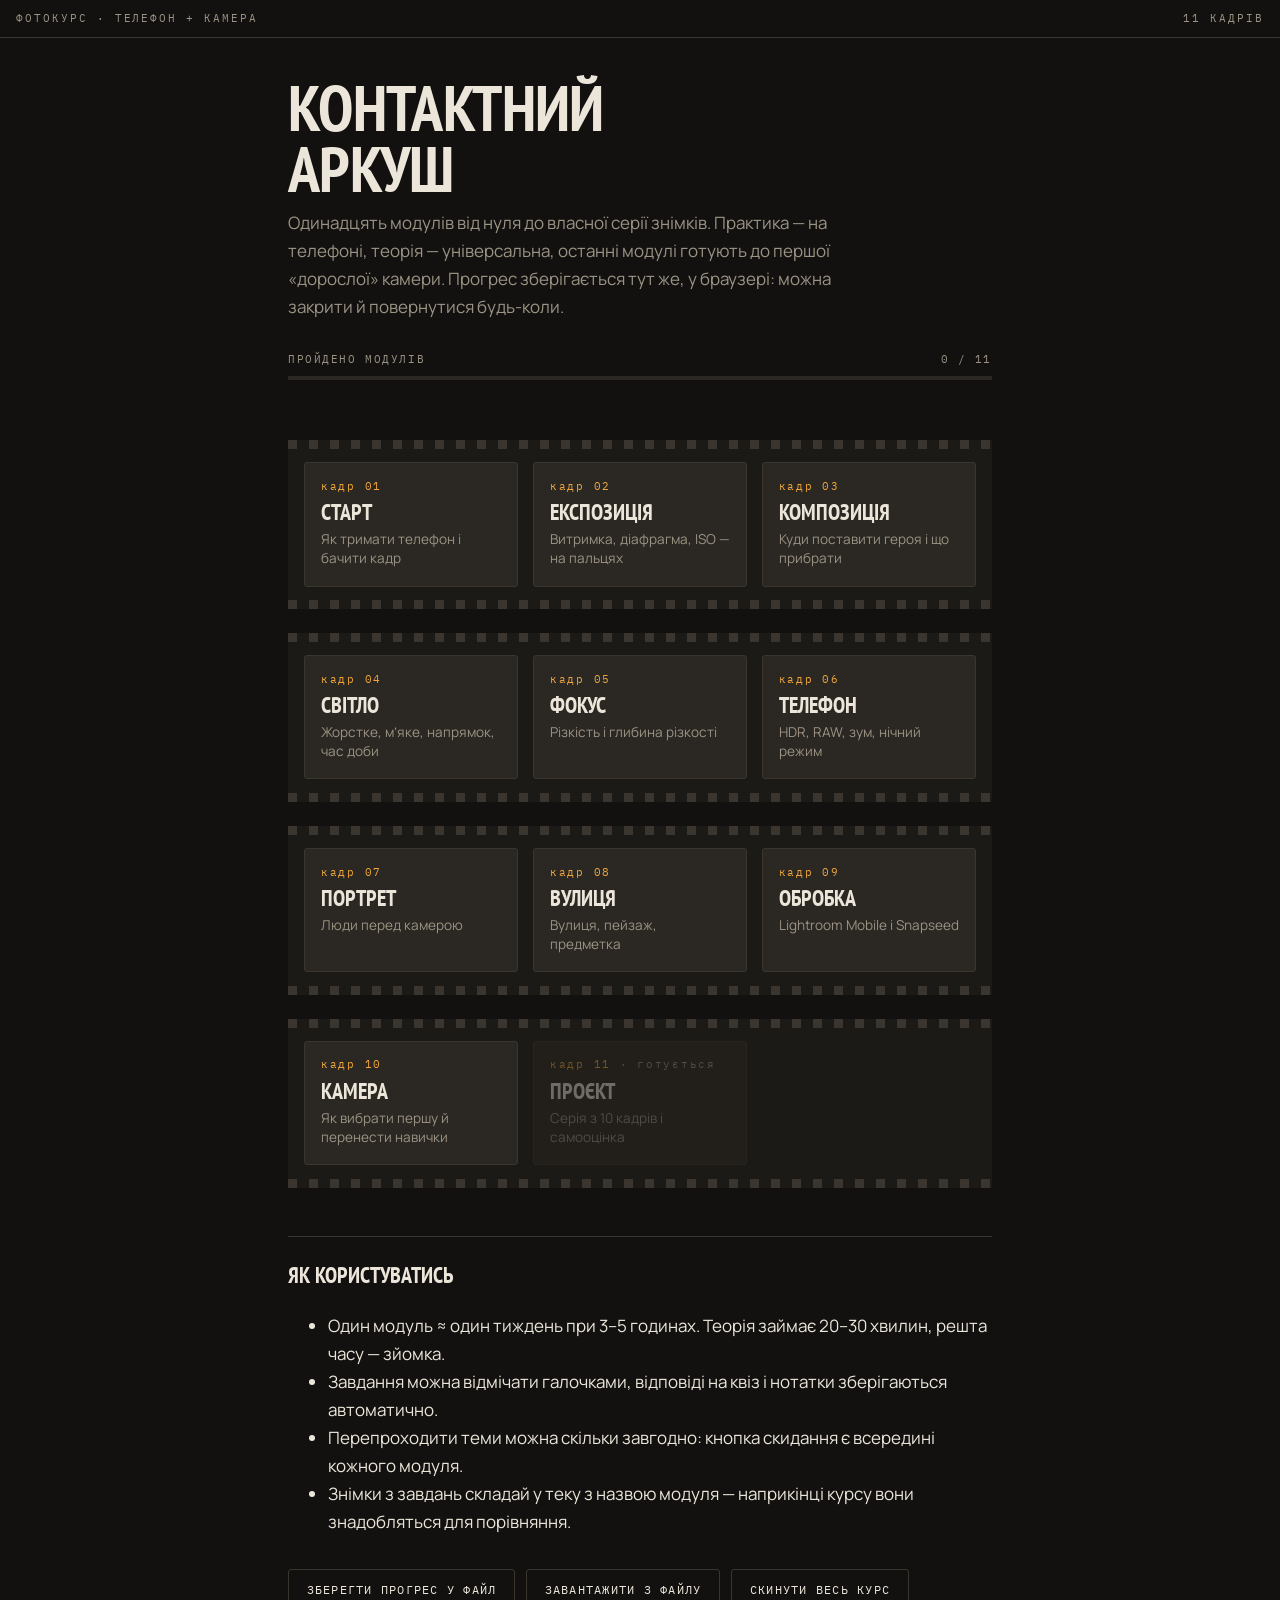
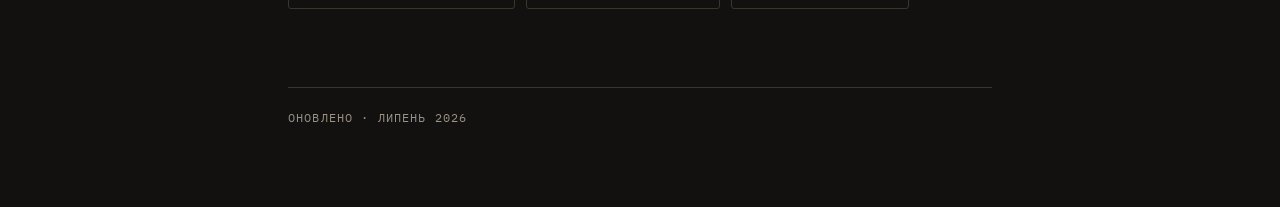
<file: index.html>
<!DOCTYPE html>
<html lang="uk">
<head>
<meta charset="utf-8">
<meta name="viewport" content="width=device-width, initial-scale=1">
<title>Фотокурс — контактний аркуш</title>
<link rel="preconnect" href="https://fonts.googleapis.com">
<link rel="preconnect" href="https://fonts.gstatic.com" crossorigin>
<link href="https://fonts.googleapis.com/css2?family=PT+Sans+Narrow:wght@400;700&family=Manrope:wght@400;700&family=IBM+Plex+Mono:wght@400;500&display=swap" rel="stylesheet">
<link rel="stylesheet" href="assets/style.css">
</head>
<body>

<div class="leader">
  <span>Фотокурс · телефон + камера</span>
  <span>11 кадрів</span>
</div>

<div class="wrap">

  <header class="masthead">
    <h1>Контактний<br>аркуш</h1>
    <p>Одинадцять модулів від нуля до власної серії знімків. Практика — на телефоні, теорія — універсальна, останні модулі готують до першої «дорослої» камери. Прогрес зберігається тут же, у браузері: можна закрити й повернутися будь-коли.</p>

    <div class="meter">
      <div class="meter-label">
        <span>Пройдено модулів</span>
        <span data-meter-count>0 / 11</span>
      </div>
      <div class="meter-track"><div class="meter-fill"></div></div>
    </div>
  </header>

  <main id="sheet" class="sheet"></main>

  <section>
    <h2 style="font-family:var(--display);text-transform:uppercase;font-size:1.4rem;border-top:1px solid var(--edge);padding-top:1.25rem;">Як користуватись</h2>
    <ul>
      <li>Один модуль ≈ один тиждень при 3–5 годинах. Теорія займає 20–30 хвилин, решта часу — зйомка.</li>
      <li>Завдання можна відмічати галочками, відповіді на квіз і нотатки зберігаються автоматично.</li>
      <li>Перепроходити теми можна скільки завгодно: кнопка скидання є всередині кожного модуля.</li>
      <li>Знімки з завдань складай у теку з назвою модуля — наприкінці курсу вони знадобляться для порівняння.</li>
    </ul>

    <div class="btn-row">
      <button id="export">Зберегти прогрес у файл</button>
      <button id="import">Завантажити з файлу</button>
      <button id="wipe">Скинути весь курс</button>
      <span class="saved">Збережено</span>
    </div>
    <input type="file" id="file" accept="application/json" hidden>
  </section>

  <div class="foot">Оновлено · липень 2026</div>
</div>

<script src="assets/course.js"></script>
<script>
document.getElementById('export').addEventListener('click', () => {
  const blob = new Blob([Course.exportJSON()], { type: 'application/json' });
  const a = document.createElement('a');
  a.href = URL.createObjectURL(blob);
  a.download = 'photo-course-progress.json';
  a.click();
  URL.revokeObjectURL(a.href);
});

document.getElementById('import').addEventListener('click', () => document.getElementById('file').click());

document.getElementById('file').addEventListener('change', e => {
  const f = e.target.files[0];
  if (!f) return;
  const r = new FileReader();
  r.onload = () => {
    try { Course.importJSON(r.result); location.reload(); }
    catch (err) { alert('Файл не підійшов: ' + err.message); }
  };
  r.readAsText(f);
});

document.getElementById('wipe').addEventListener('click', () => {
  if (!confirm('Скинути прогрес усього курсу? Дію не скасувати.')) return;
  Course.resetAll();
  location.reload();
});
</script>
</body>
</html>
</file>
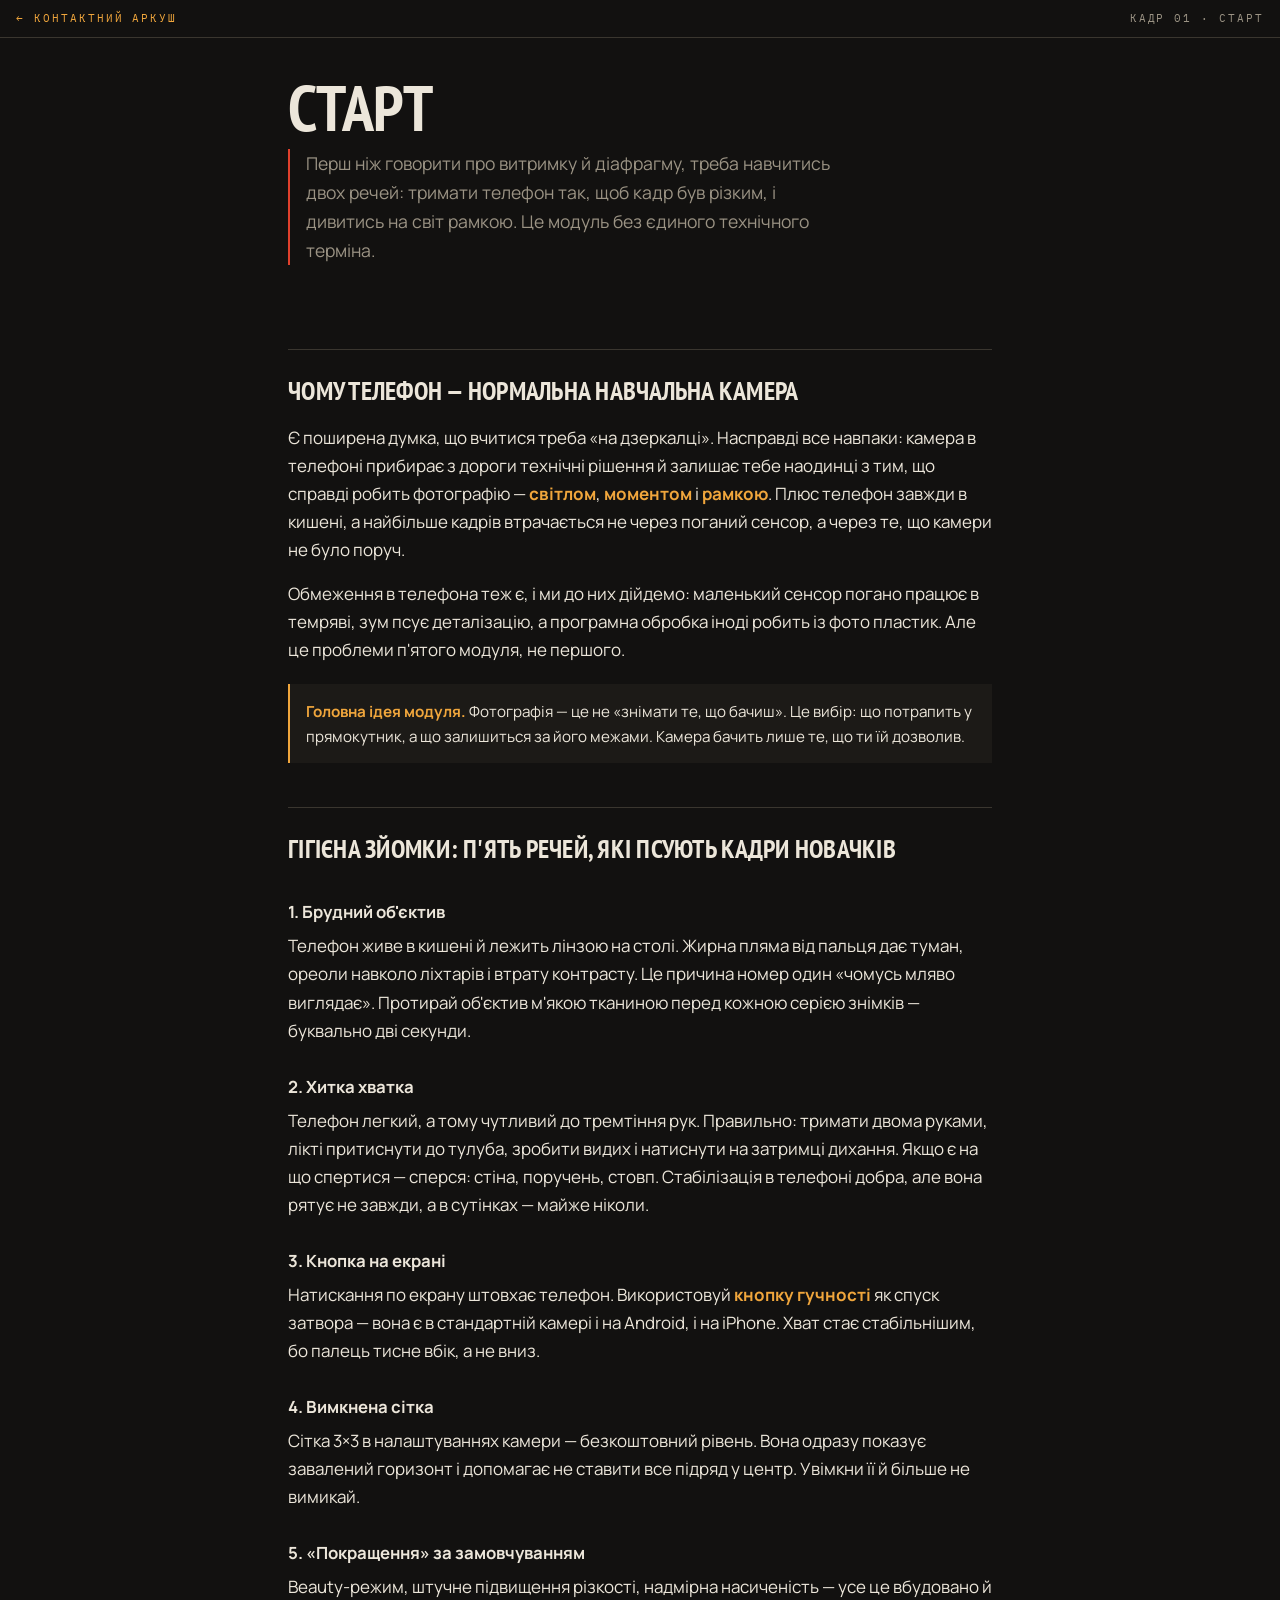
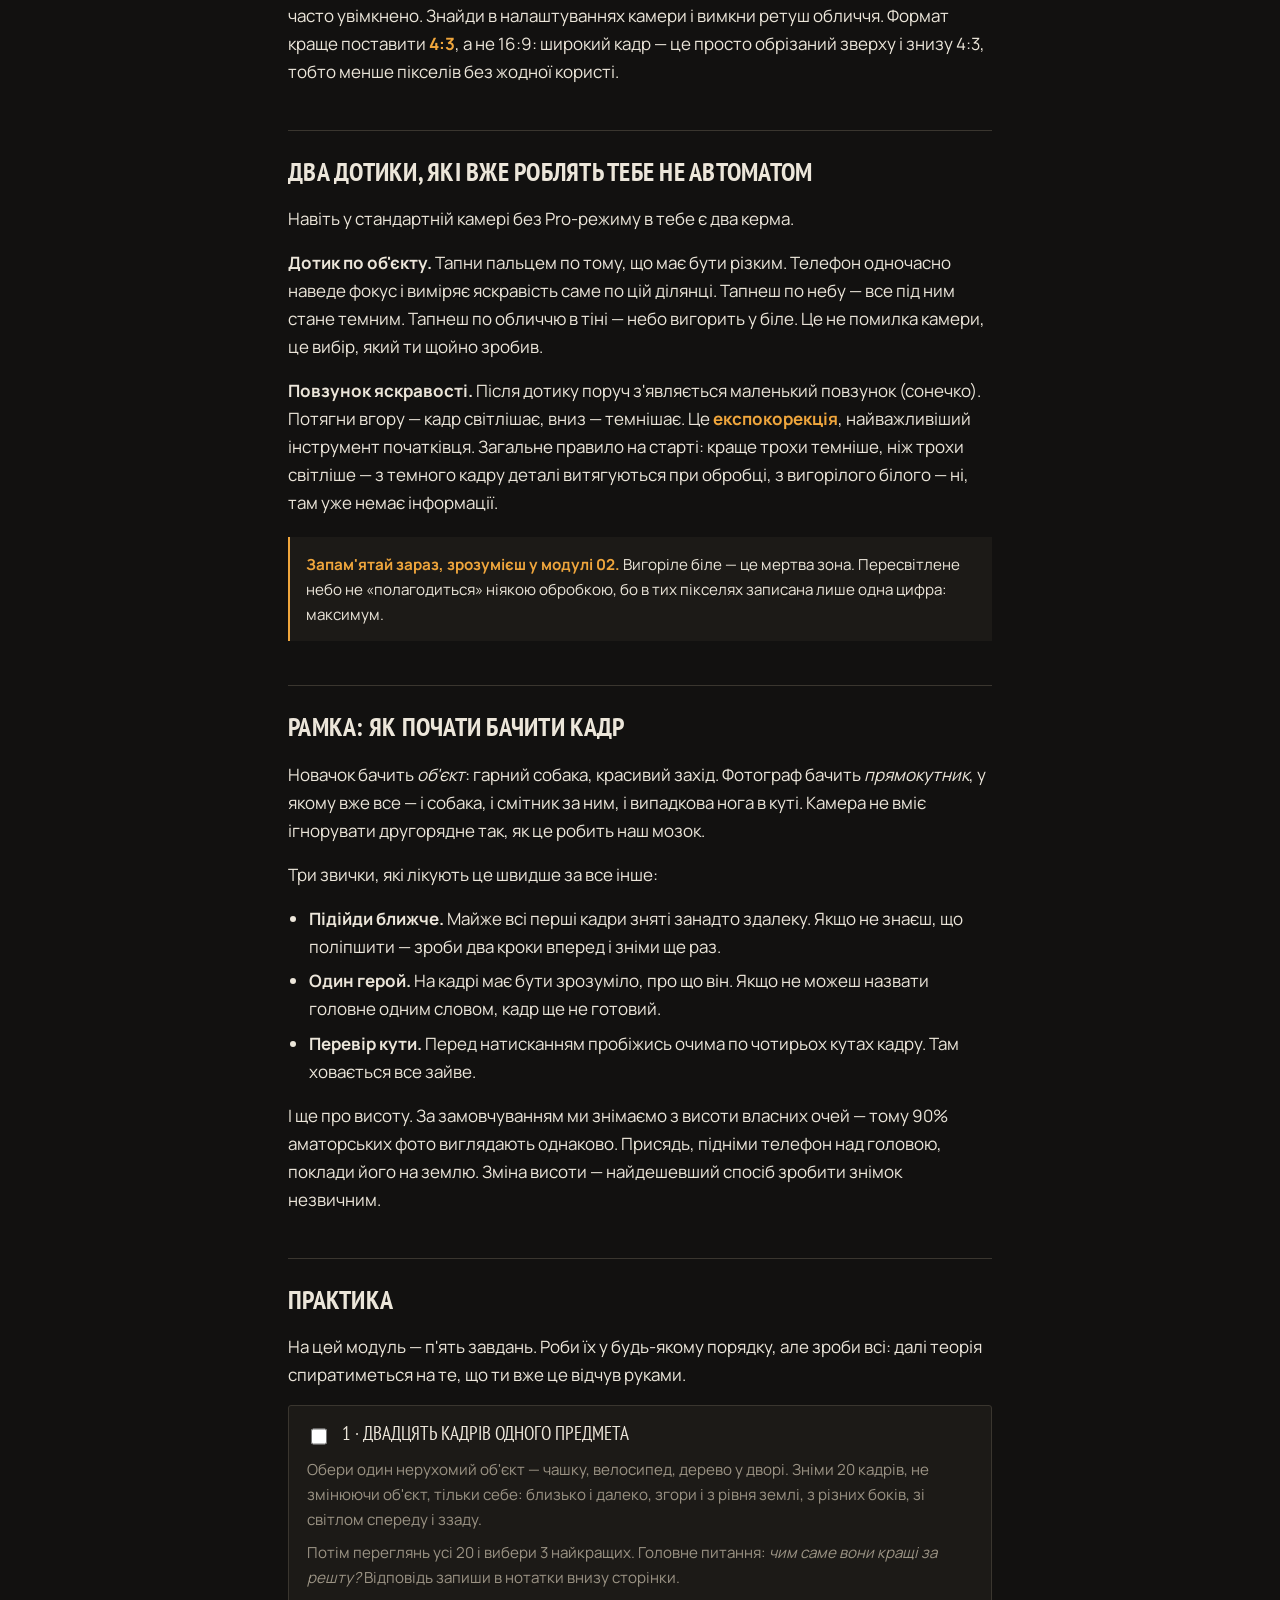
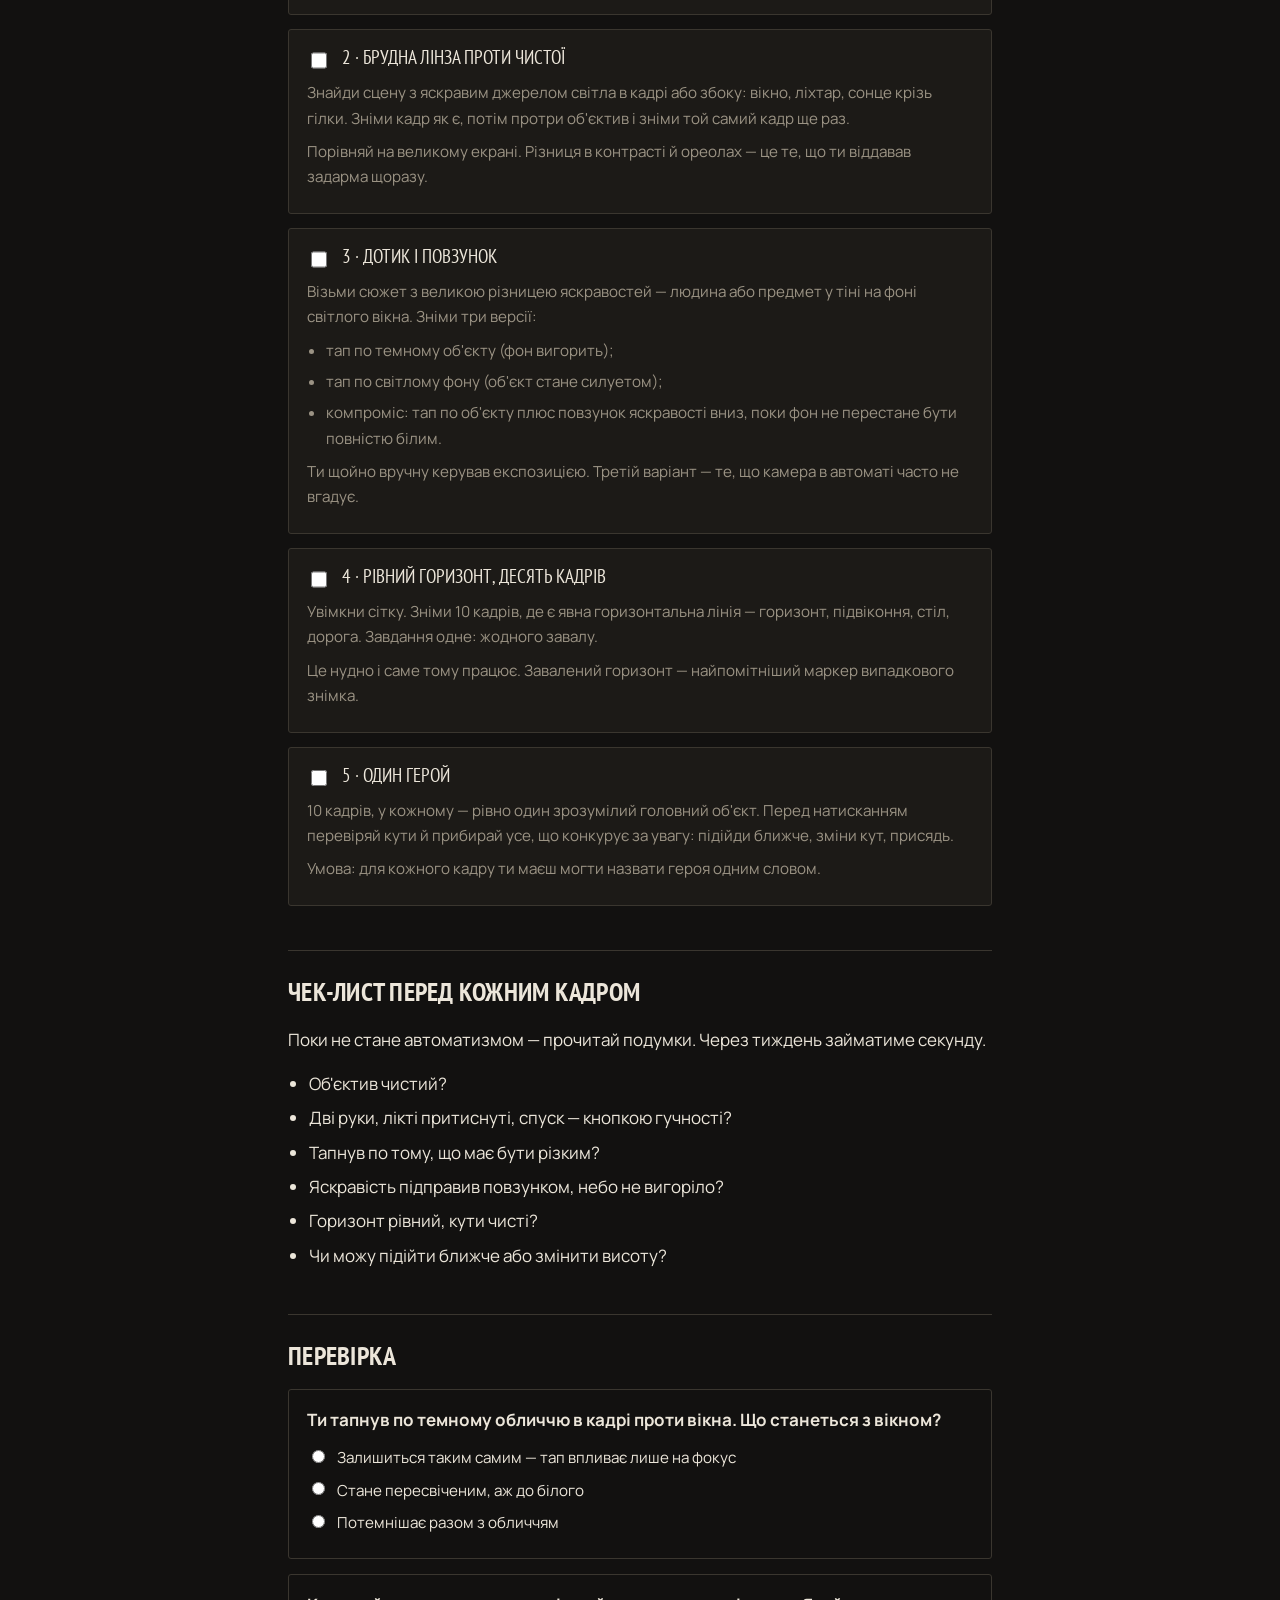
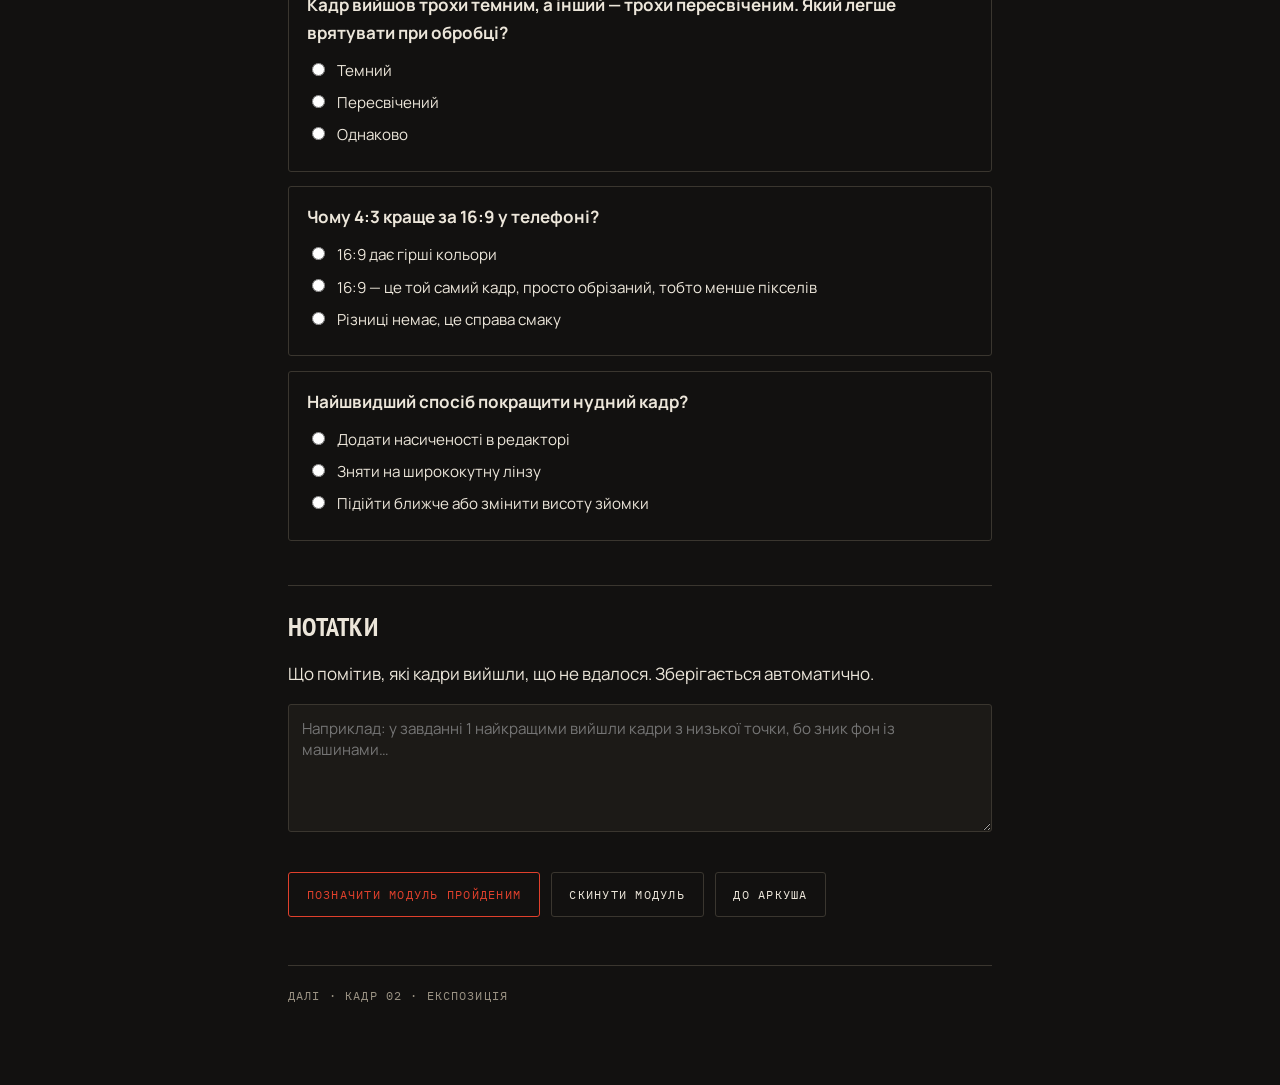
<file: 01-start.html>
<!DOCTYPE html>
<html lang="uk">
<head>
<meta charset="utf-8">
<meta name="viewport" content="width=device-width, initial-scale=1">
<title>Кадр 01 · Старт</title>
<link rel="preconnect" href="https://fonts.googleapis.com">
<link rel="preconnect" href="https://fonts.gstatic.com" crossorigin>
<link href="https://fonts.googleapis.com/css2?family=PT+Sans+Narrow:wght@400;700&family=Manrope:wght@400;700&family=IBM+Plex+Mono:wght@400;500&display=swap" rel="stylesheet">
<link rel="stylesheet" href="assets/style.css">
</head>
<body data-module="01">

<div class="leader">
  <a class="back" href="index.html">← контактний аркуш</a>
  <span>кадр 01 · старт</span>
</div>

<div class="wrap module">

  <header class="masthead">
    <h1>Старт</h1>
    <p class="lede">Перш ніж говорити про витримку й діафрагму, треба навчитись двох речей: тримати телефон так, щоб кадр був різким, і дивитись на світ рамкою. Це модуль без єдиного технічного терміна.</p>
  </header>

  <h2>Чому телефон — нормальна навчальна камера</h2>

  <p>Є поширена думка, що вчитися треба «на дзеркалці». Насправді все навпаки: камера в телефоні прибирає з дороги технічні рішення й залишає тебе наодинці з тим, що справді робить фотографію — <span class="term">світлом</span>, <span class="term">моментом</span> і <span class="term">рамкою</span>. Плюс телефон завжди в кишені, а найбільше кадрів втрачається не через поганий сенсор, а через те, що камери не було поруч.</p>

  <p>Обмеження в телефона теж є, і ми до них дійдемо: маленький сенсор погано працює в темряві, зум псує деталізацію, а програмна обробка іноді робить із фото пластик. Але це проблеми п'ятого модуля, не першого.</p>

  <div class="note">
    <strong>Головна ідея модуля.</strong> Фотографія — це не «знімати те, що бачиш». Це вибір: що потрапить у прямокутник, а що залишиться за його межами. Камера бачить лише те, що ти їй дозволив.
  </div>

  <h2>Гігієна зйомки: п'ять речей, які псують кадри новачків</h2>

  <h3>1. Брудний об'єктив</h3>
  <p>Телефон живе в кишені й лежить лінзою на столі. Жирна пляма від пальця дає туман, ореоли навколо ліхтарів і втрату контрасту. Це причина номер один «чомусь мляво виглядає». Протирай об'єктив м'якою тканиною перед кожною серією знімків — буквально дві секунди.</p>

  <h3>2. Хитка хватка</h3>
  <p>Телефон легкий, а тому чутливий до тремтіння рук. Правильно: тримати двома руками, лікті притиснути до тулуба, зробити видих і натиснути на затримці дихання. Якщо є на що спертися — сперся: стіна, поручень, стовп. Стабілізація в телефоні добра, але вона рятує не завжди, а в сутінках — майже ніколи.</p>

  <h3>3. Кнопка на екрані</h3>
  <p>Натискання по екрану штовхає телефон. Використовуй <span class="term">кнопку гучності</span> як спуск затвора — вона є в стандартній камері і на Android, і на iPhone. Хват стає стабільнішим, бо палець тисне вбік, а не вниз.</p>

  <h3>4. Вимкнена сітка</h3>
  <p>Сітка 3×3 в налаштуваннях камери — безкоштовний рівень. Вона одразу показує завалений горизонт і допомагає не ставити все підряд у центр. Увімкни її й більше не вимикай.</p>

  <h3>5. «Покращення» за замовчуванням</h3>
  <p>Beauty-режим, штучне підвищення різкості, надмірна насиченість — усе це вбудовано й часто увімкнено. Знайди в налаштуваннях камери і вимкни ретуш обличчя. Формат краще поставити <span class="term">4:3</span>, а не 16:9: широкий кадр — це просто обрізаний зверху і знизу 4:3, тобто менше пікселів без жодної користі.</p>

  <h2>Два дотики, які вже роблять тебе не автоматом</h2>

  <p>Навіть у стандартній камері без Pro-режиму в тебе є два керма.</p>

  <p><strong>Дотик по об'єкту.</strong> Тапни пальцем по тому, що має бути різким. Телефон одночасно наведе фокус і виміряє яскравість саме по цій ділянці. Тапнеш по небу — все під ним стане темним. Тапнеш по обличчю в тіні — небо вигорить у біле. Це не помилка камери, це вибір, який ти щойно зробив.</p>

  <p><strong>Повзунок яскравості.</strong> Після дотику поруч з'являється маленький повзунок (сонечко). Потягни вгору — кадр світлішає, вниз — темнішає. Це <span class="term">експокорекція</span>, найважливіший інструмент початківця. Загальне правило на старті: краще трохи темніше, ніж трохи світліше — з темного кадру деталі витягуються при обробці, з вигорілого білого — ні, там уже немає інформації.</p>

  <div class="note">
    <strong>Запам'ятай зараз, зрозумієш у модулі 02.</strong> Вигоріле біле — це мертва зона. Пересвітлене небо не «полагодиться» ніякою обробкою, бо в тих пікселях записана лише одна цифра: максимум.
  </div>

  <h2>Рамка: як почати бачити кадр</h2>

  <p>Новачок бачить <em>об'єкт</em>: гарний собака, красивий захід. Фотограф бачить <em>прямокутник</em>, у якому вже все — і собака, і смітник за ним, і випадкова нога в куті. Камера не вміє ігнорувати другорядне так, як це робить наш мозок.</p>

  <p>Три звички, які лікують це швидше за все інше:</p>

  <ul>
    <li><strong>Підійди ближче.</strong> Майже всі перші кадри зняті занадто здалеку. Якщо не знаєш, що поліпшити — зроби два кроки вперед і зніми ще раз.</li>
    <li><strong>Один герой.</strong> На кадрі має бути зрозуміло, про що він. Якщо не можеш назвати головне одним словом, кадр ще не готовий.</li>
    <li><strong>Перевір кути.</strong> Перед натисканням пробіжись очима по чотирьох кутах кадру. Там ховається все зайве.</li>
  </ul>

  <p>І ще про висоту. За замовчуванням ми знімаємо з висоти власних очей — тому 90% аматорських фото виглядають однаково. Присядь, підніми телефон над головою, поклади його на землю. Зміна висоти — найдешевший спосіб зробити знімок незвичним.</p>

  <h2>Практика</h2>

  <p>На цей модуль — п'ять завдань. Роби їх у будь-якому порядку, але зроби всі: далі теорія спиратиметься на те, що ти вже це відчув руками.</p>

  <div class="task">
    <label class="task-head"><input type="checkbox" data-task="t1"><span>1 · Двадцять кадрів одного предмета</span></label>
    <div class="task-body">
      <p>Обери один нерухомий об'єкт — чашку, велосипед, дерево у дворі. Зніми 20 кадрів, не змінюючи об'єкт, тільки себе: близько і далеко, згори і з рівня землі, з різних боків, зі світлом спереду і ззаду.</p>
      <p>Потім переглянь усі 20 і вибери 3 найкращих. Головне питання: <em>чим саме вони кращі за решту?</em> Відповідь запиши в нотатки внизу сторінки.</p>
    </div>
  </div>

  <div class="task">
    <label class="task-head"><input type="checkbox" data-task="t2"><span>2 · Брудна лінза проти чистої</span></label>
    <div class="task-body">
      <p>Знайди сцену з яскравим джерелом світла в кадрі або збоку: вікно, ліхтар, сонце крізь гілки. Зніми кадр як є, потім протри об'єктив і зніми той самий кадр ще раз.</p>
      <p>Порівняй на великому екрані. Різниця в контрасті й ореолах — це те, що ти віддавав задарма щоразу.</p>
    </div>
  </div>

  <div class="task">
    <label class="task-head"><input type="checkbox" data-task="t3"><span>3 · Дотик і повзунок</span></label>
    <div class="task-body">
      <p>Візьми сюжет з великою різницею яскравостей — людина або предмет у тіні на фоні світлого вікна. Зніми три версії:</p>
      <ul>
        <li>тап по темному об'єкту (фон вигорить);</li>
        <li>тап по світлому фону (об'єкт стане силуетом);</li>
        <li>компроміс: тап по об'єкту плюс повзунок яскравості вниз, поки фон не перестане бути повністю білим.</li>
      </ul>
      <p>Ти щойно вручну керував експозицією. Третій варіант — те, що камера в автоматі часто не вгадує.</p>
    </div>
  </div>

  <div class="task">
    <label class="task-head"><input type="checkbox" data-task="t4"><span>4 · Рівний горизонт, десять кадрів</span></label>
    <div class="task-body">
      <p>Увімкни сітку. Зніми 10 кадрів, де є явна горизонтальна лінія — горизонт, підвіконня, стіл, дорога. Завдання одне: жодного завалу.</p>
      <p>Це нудно і саме тому працює. Завалений горизонт — найпомітніший маркер випадкового знімка.</p>
    </div>
  </div>

  <div class="task">
    <label class="task-head"><input type="checkbox" data-task="t5"><span>5 · Один герой</span></label>
    <div class="task-body">
      <p>10 кадрів, у кожному — рівно один зрозумілий головний об'єкт. Перед натисканням перевіряй кути й прибирай усе, що конкурує за увагу: підійди ближче, зміни кут, присядь.</p>
      <p>Умова: для кожного кадру ти маєш могти назвати героя одним словом.</p>
    </div>
  </div>

  <h2>Чек-лист перед кожним кадром</h2>
  <p>Поки не стане автоматизмом — прочитай подумки. Через тиждень займатиме секунду.</p>
  <ul>
    <li>Об'єктив чистий?</li>
    <li>Дві руки, лікті притиснуті, спуск — кнопкою гучності?</li>
    <li>Тапнув по тому, що має бути різким?</li>
    <li>Яскравість підправив повзунком, небо не вигоріло?</li>
    <li>Горизонт рівний, кути чисті?</li>
    <li>Чи можу підійти ближче або змінити висоту?</li>
  </ul>

  <h2>Перевірка</h2>

  <div class="quiz-q" data-q="q1">
    <p>Ти тапнув по темному обличчю в кадрі проти вікна. Що станеться з вікном?</p>
    <label class="opt"><input type="radio" name="q1" value="a"> <span>Залишиться таким самим — тап впливає лише на фокус</span></label>
    <label class="opt"><input type="radio" name="q1" value="b" data-correct="1"> <span>Стане пересвіченим, аж до білого</span></label>
    <label class="opt"><input type="radio" name="q1" value="c"> <span>Потемнішає разом з обличчям</span></label>
    <p class="verdict" data-ok="Тап задає і фокус, і замір яскравості по цій точці." data-no="Тап задає не лише фокус, а й замір яскравості: камера витягне темне обличчя і разом з ним пересвітить вікно."></p>
  </div>

  <div class="quiz-q" data-q="q2">
    <p>Кадр вийшов трохи темним, а інший — трохи пересвіченим. Який легше врятувати при обробці?</p>
    <label class="opt"><input type="radio" name="q2" value="a" data-correct="1"> <span>Темний</span></label>
    <label class="opt"><input type="radio" name="q2" value="b"> <span>Пересвічений</span></label>
    <label class="opt"><input type="radio" name="q2" value="c"> <span>Однаково</span></label>
    <p class="verdict" data-ok="У темних ділянках інформація ще є, у вигорілих білих — уже ні." data-no="У тінях інформація збереглася, її можна підняти. У вигорілому білому записано лише максимум — витягувати нічого."></p>
  </div>

  <div class="quiz-q" data-q="q3">
    <p>Чому 4:3 краще за 16:9 у телефоні?</p>
    <label class="opt"><input type="radio" name="q3" value="a"> <span>16:9 дає гірші кольори</span></label>
    <label class="opt"><input type="radio" name="q3" value="b" data-correct="1"> <span>16:9 — це той самий кадр, просто обрізаний, тобто менше пікселів</span></label>
    <label class="opt"><input type="radio" name="q3" value="c"> <span>Різниці немає, це справа смаку</span></label>
    <p class="verdict" data-ok="Обрізати завжди можна потім, а повернути обрізане — ні." data-no="Сенсор має пропорції 4:3. Режим 16:9 просто відрізає верх і низ ще під час зйомки — краще зробити це пізніше, якщо взагалі знадобиться."></p>
  </div>

  <div class="quiz-q" data-q="q4">
    <p>Найшвидший спосіб покращити нудний кадр?</p>
    <label class="opt"><input type="radio" name="q4" value="a"> <span>Додати насиченості в редакторі</span></label>
    <label class="opt"><input type="radio" name="q4" value="b"> <span>Зняти на ширококутну лінзу</span></label>
    <label class="opt"><input type="radio" name="q4" value="c" data-correct="1"> <span>Підійти ближче або змінити висоту зйомки</span></label>
    <p class="verdict" data-ok="Дистанція і висота — два найдешевші важелі, які є завжди." data-no="Обробка не рятує композицію. Підійти ближче або присісти — те, що змінює кадр по суті."></p>
  </div>

  <h2>Нотатки</h2>
  <p>Що помітив, які кадри вийшли, що не вдалося. Зберігається автоматично.</p>
  <textarea class="notes" placeholder="Наприклад: у завданні 1 найкращими вийшли кадри з низької точки, бо зник фон із машинами…"></textarea>

  <div class="btn-row">
    <button class="primary" data-done>Позначити модуль пройденим</button>
    <button data-reset-module>Скинути модуль</button>
    <a class="btn" href="index.html">До аркуша</a>
    <span class="saved">Збережено</span>
  </div>

  <div class="foot">Далі · кадр 02 · експозиція</div>
</div>

<script src="assets/course.js"></script>
</body>
</html>
</file>
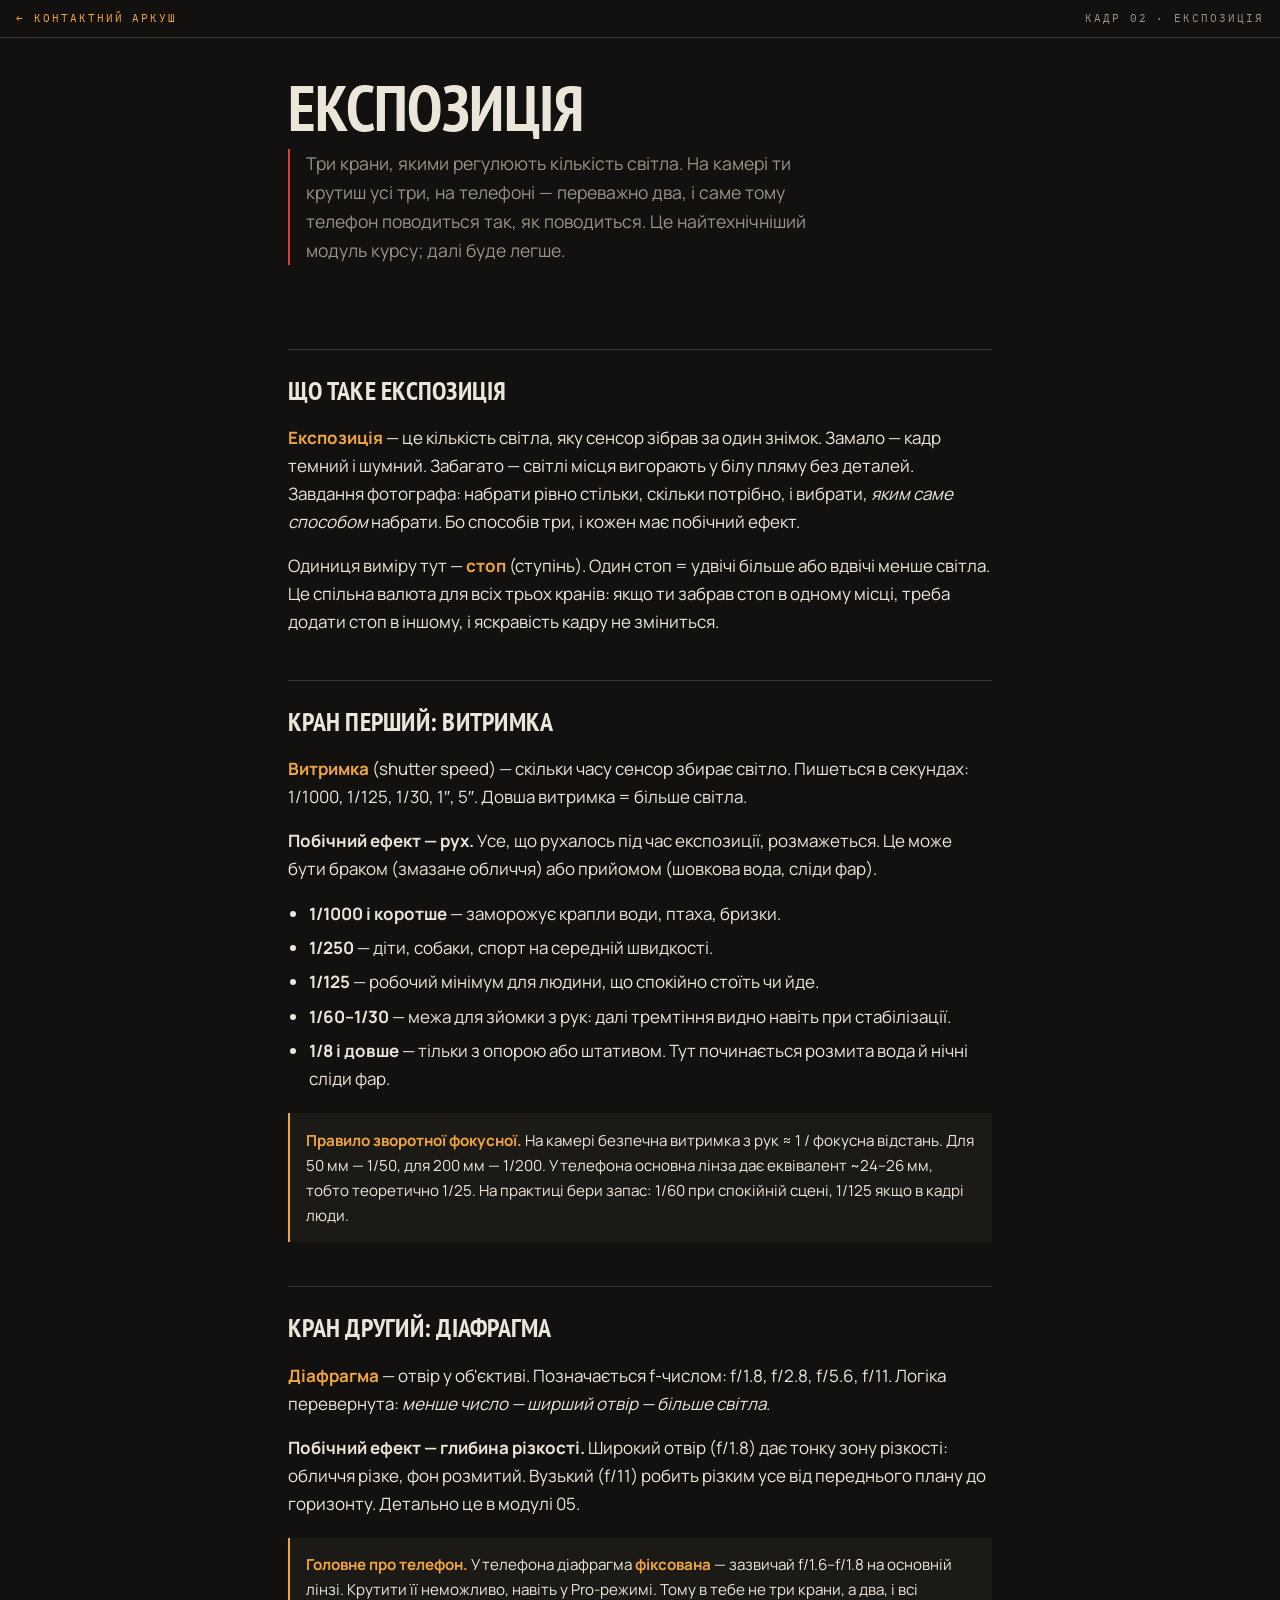
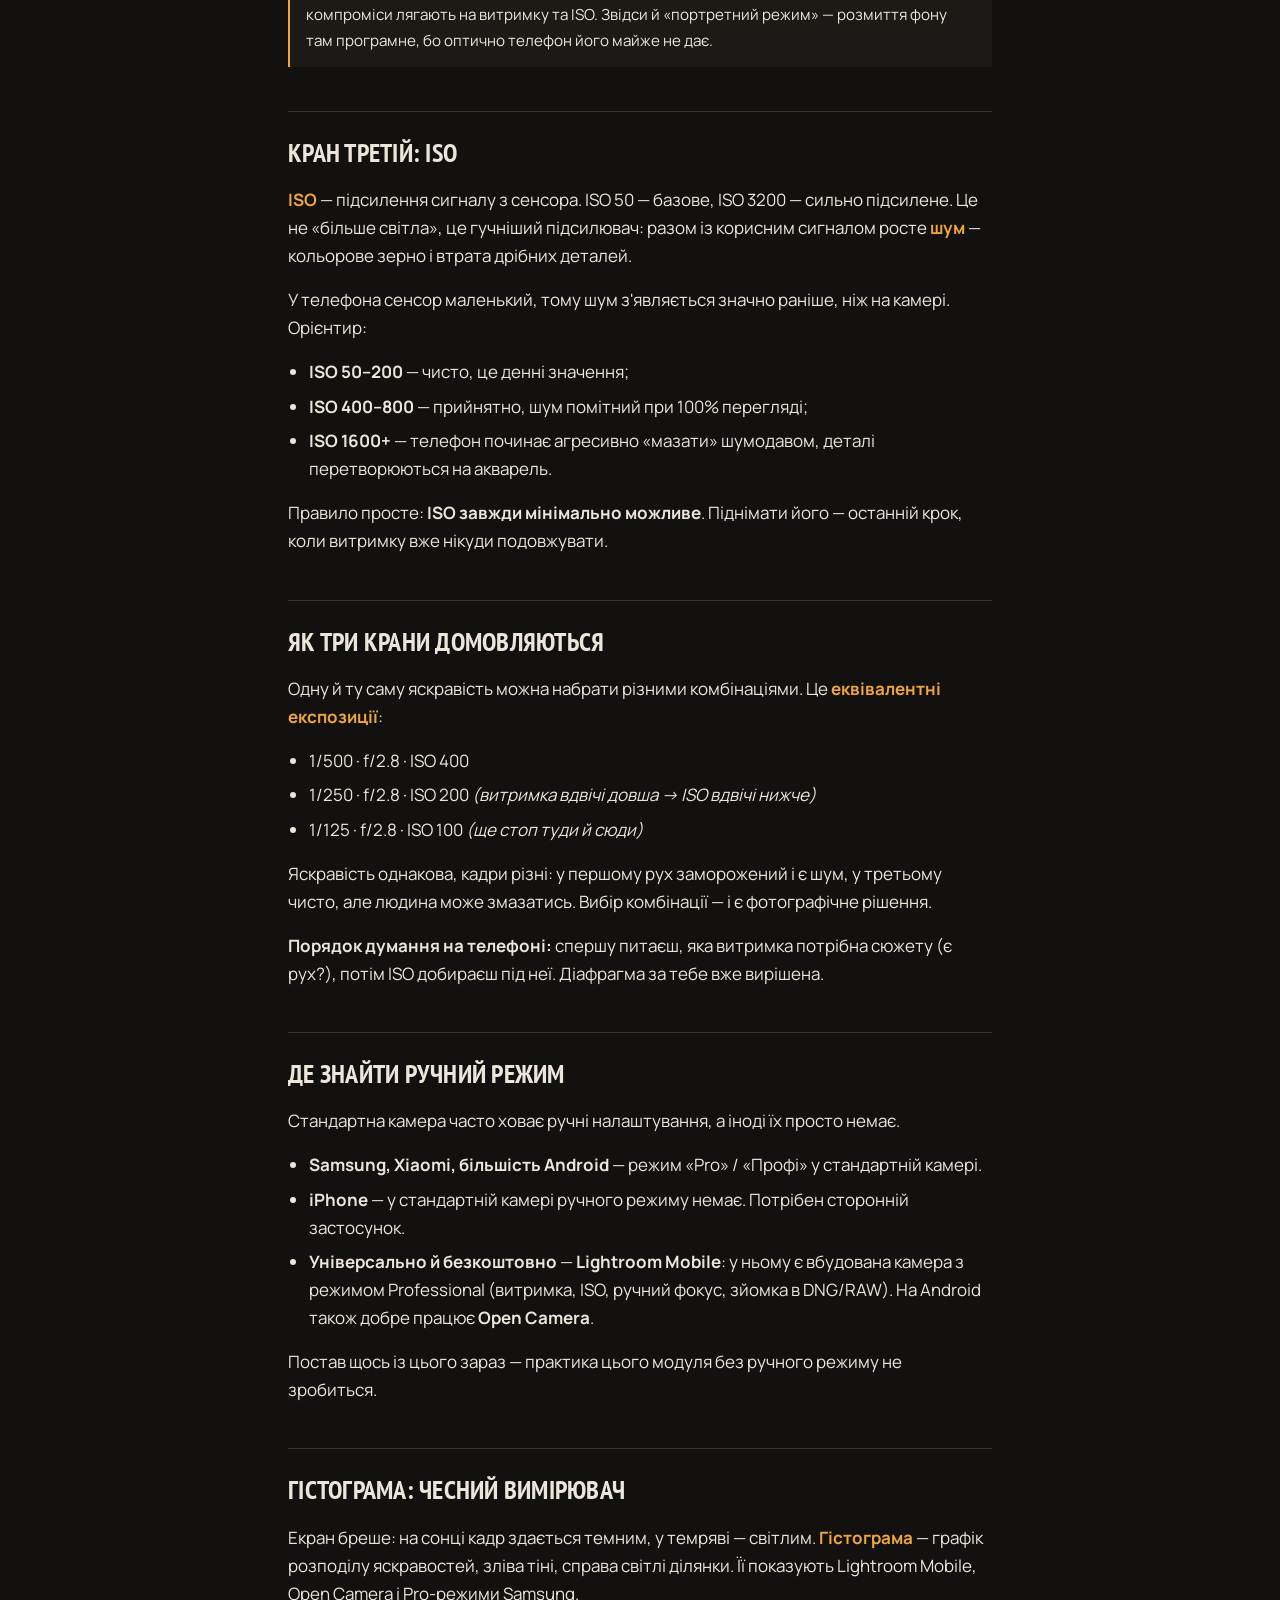
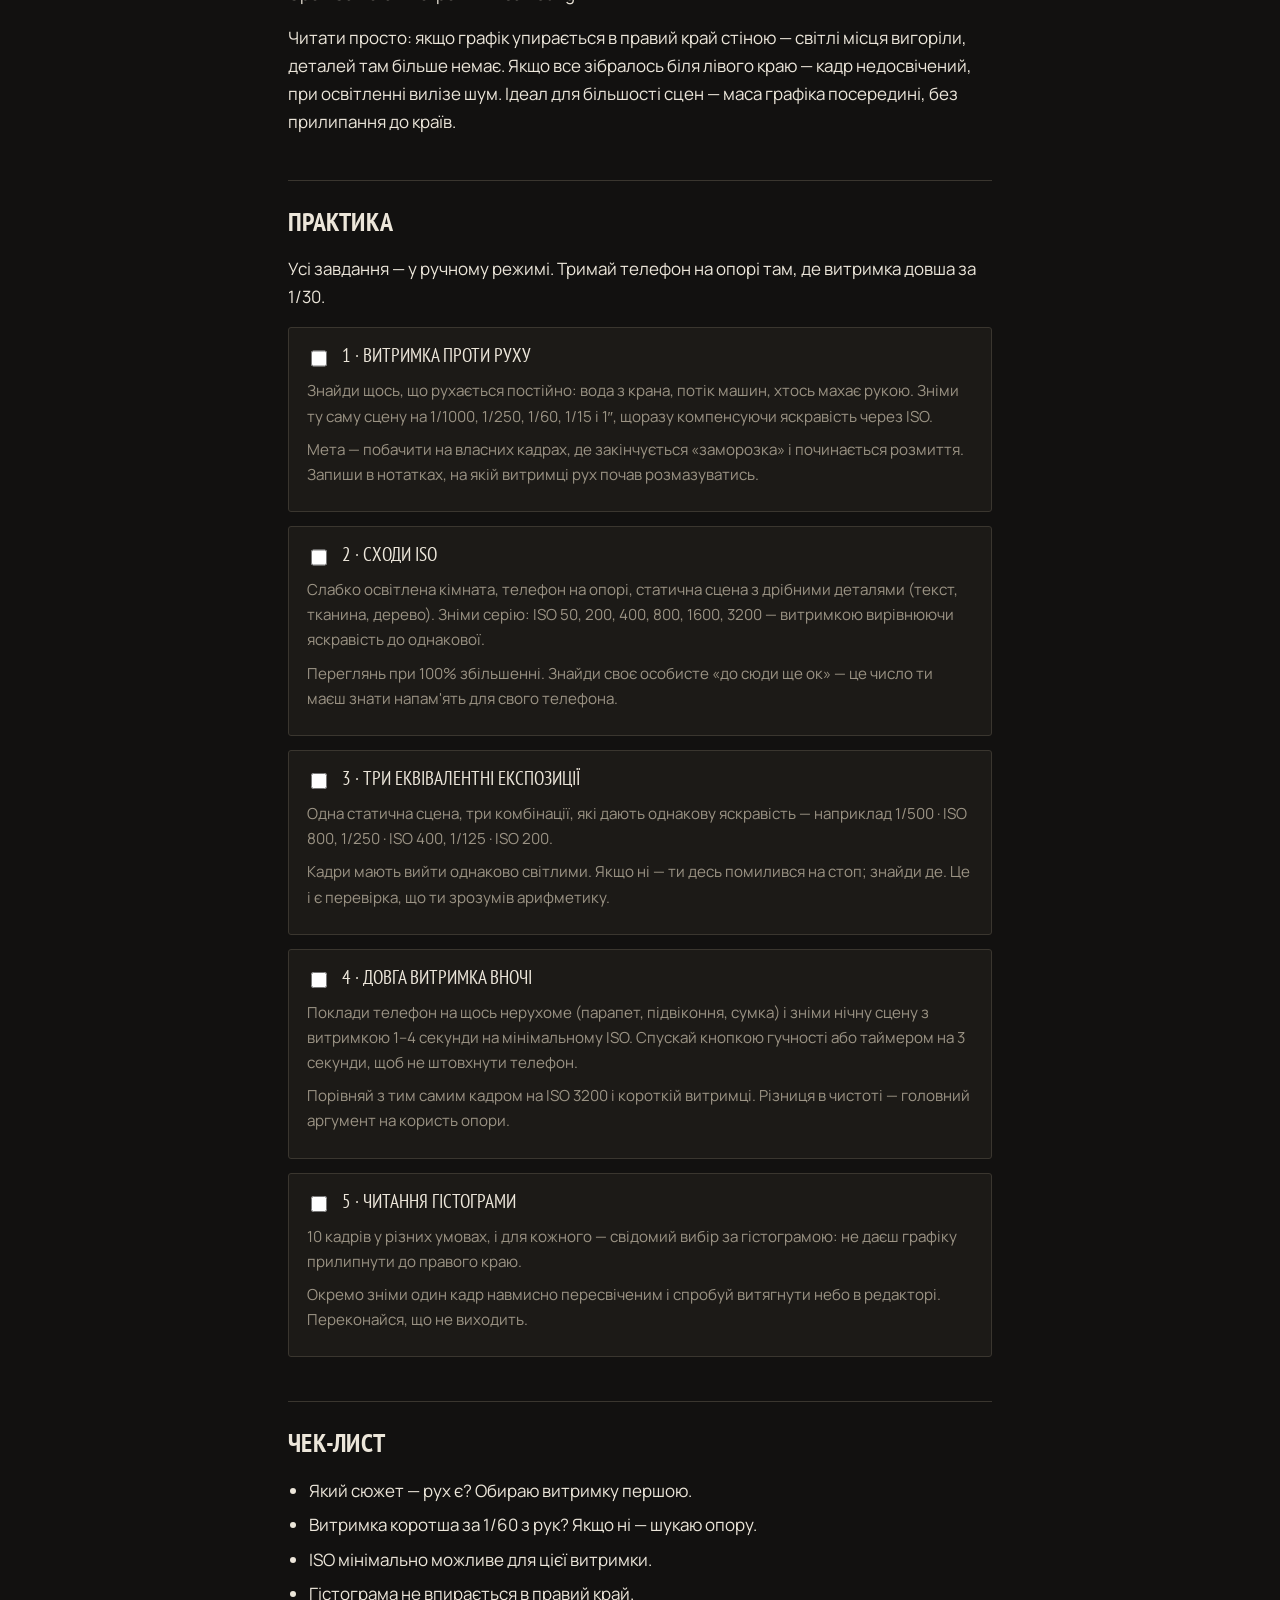
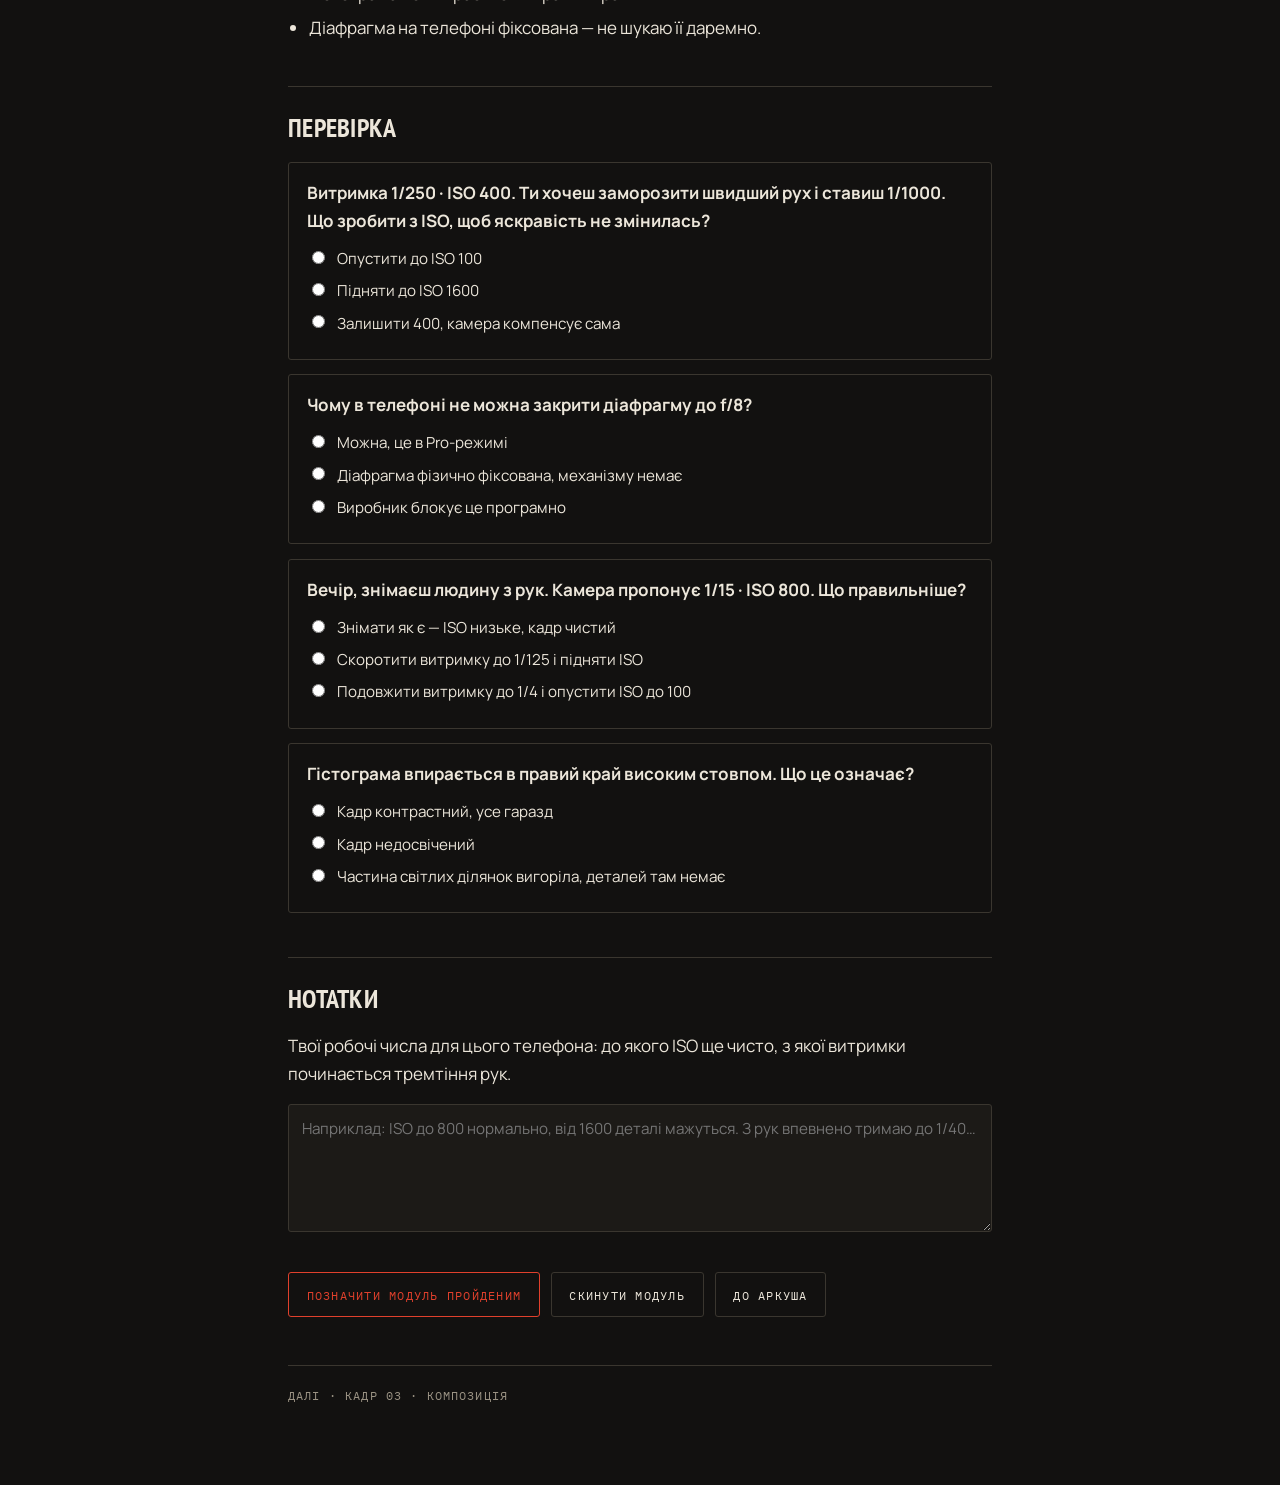
<file: 02-exposure.html>
<!DOCTYPE html>
<html lang="uk">
<head>
<meta charset="utf-8">
<meta name="viewport" content="width=device-width, initial-scale=1">
<title>Кадр 02 · Експозиція</title>
<link rel="preconnect" href="https://fonts.googleapis.com">
<link rel="preconnect" href="https://fonts.gstatic.com" crossorigin>
<link href="https://fonts.googleapis.com/css2?family=PT+Sans+Narrow:wght@400;700&family=Manrope:wght@400;700&family=IBM+Plex+Mono:wght@400;500&display=swap" rel="stylesheet">
<link rel="stylesheet" href="assets/style.css">
</head>
<body data-module="02">

<div class="leader">
  <a class="back" href="index.html">← контактний аркуш</a>
  <span>кадр 02 · експозиція</span>
</div>

<div class="wrap module">

  <header class="masthead">
    <h1>Експозиція</h1>
    <p class="lede">Три крани, якими регулюють кількість світла. На камері ти крутиш усі три, на телефоні — переважно два, і саме тому телефон поводиться так, як поводиться. Це найтехнічніший модуль курсу; далі буде легше.</p>
  </header>

  <h2>Що таке експозиція</h2>

  <p><span class="term">Експозиція</span> — це кількість світла, яку сенсор зібрав за один знімок. Замало — кадр темний і шумний. Забагато — світлі місця вигорають у білу пляму без деталей. Завдання фотографа: набрати рівно стільки, скільки потрібно, і вибрати, <em>яким саме способом</em> набрати. Бо способів три, і кожен має побічний ефект.</p>

  <p>Одиниця виміру тут — <span class="term">стоп</span> (ступінь). Один стоп = удвічі більше або вдвічі менше світла. Це спільна валюта для всіх трьох кранів: якщо ти забрав стоп в одному місці, треба додати стоп в іншому, і яскравість кадру не зміниться.</p>

  <h2>Кран перший: витримка</h2>

  <p><span class="term">Витримка</span> (shutter speed) — скільки часу сенсор збирає світло. Пишеться в секундах: 1/1000, 1/125, 1/30, 1″, 5″. Довша витримка = більше світла.</p>

  <p><strong>Побічний ефект — рух.</strong> Усе, що рухалось під час експозиції, розмажеться. Це може бути браком (змазане обличчя) або прийомом (шовкова вода, сліди фар).</p>

  <ul>
    <li><strong>1/1000 і коротше</strong> — заморожує крапли води, птаха, бризки.</li>
    <li><strong>1/250</strong> — діти, собаки, спорт на середній швидкості.</li>
    <li><strong>1/125</strong> — робочий мінімум для людини, що спокійно стоїть чи йде.</li>
    <li><strong>1/60–1/30</strong> — межа для зйомки з рук: далі тремтіння видно навіть при стабілізації.</li>
    <li><strong>1/8 і довше</strong> — тільки з опорою або штативом. Тут починається розмита вода й нічні сліди фар.</li>
  </ul>

  <div class="note">
    <strong>Правило зворотної фокусної.</strong> На камері безпечна витримка з рук ≈ 1 / фокусна відстань. Для 50 мм — 1/50, для 200 мм — 1/200. У телефона основна лінза дає еквівалент ~24–26 мм, тобто теоретично 1/25. На практиці бери запас: 1/60 при спокійній сцені, 1/125 якщо в кадрі люди.
  </div>

  <h2>Кран другий: діафрагма</h2>

  <p><span class="term">Діафрагма</span> — отвір у об'єктиві. Позначається f-числом: f/1.8, f/2.8, f/5.6, f/11. Логіка перевернута: <em>менше число — ширший отвір — більше світла</em>.</p>

  <p><strong>Побічний ефект — глибина різкості.</strong> Широкий отвір (f/1.8) дає тонку зону різкості: обличчя різке, фон розмитий. Вузький (f/11) робить різким усе від переднього плану до горизонту. Детально це в модулі 05.</p>

  <div class="note">
    <strong>Головне про телефон.</strong> У телефона діафрагма <strong>фіксована</strong> — зазвичай f/1.6–f/1.8 на основній лінзі. Крутити її неможливо, навіть у Pro-режимі. Тому в тебе не три крани, а два, і всі компроміси лягають на витримку та ISO. Звідси й «портретний режим» — розмиття фону там програмне, бо оптично телефон його майже не дає.
  </div>

  <h2>Кран третій: ISO</h2>

  <p><span class="term">ISO</span> — підсилення сигналу з сенсора. ISO 50 — базове, ISO 3200 — сильно підсилене. Це не «більше світла», це гучніший підсилювач: разом із корисним сигналом росте <span class="term">шум</span> — кольорове зерно і втрата дрібних деталей.</p>

  <p>У телефона сенсор маленький, тому шум з'являється значно раніше, ніж на камері. Орієнтир:</p>
  <ul>
    <li><strong>ISO 50–200</strong> — чисто, це денні значення;</li>
    <li><strong>ISO 400–800</strong> — прийнятно, шум помітний при 100% перегляді;</li>
    <li><strong>ISO 1600+</strong> — телефон починає агресивно «мазати» шумодавом, деталі перетворюються на акварель.</li>
  </ul>

  <p>Правило просте: <strong>ISO завжди мінімально можливе</strong>. Піднімати його — останній крок, коли витримку вже нікуди подовжувати.</p>

  <h2>Як три крани домовляються</h2>

  <p>Одну й ту саму яскравість можна набрати різними комбінаціями. Це <span class="term">еквівалентні експозиції</span>:</p>

  <ul>
    <li>1/500 · f/2.8 · ISO 400</li>
    <li>1/250 · f/2.8 · ISO 200 <em>(витримка вдвічі довша → ISO вдвічі нижче)</em></li>
    <li>1/125 · f/2.8 · ISO 100 <em>(ще стоп туди й сюди)</em></li>
  </ul>

  <p>Яскравість однакова, кадри різні: у першому рух заморожений і є шум, у третьому чисто, але людина може змазатись. Вибір комбінації — і є фотографічне рішення.</p>

  <p><strong>Порядок думання на телефоні:</strong> спершу питаєш, яка витримка потрібна сюжету (є рух?), потім ISO добираєш під неї. Діафрагма за тебе вже вирішена.</p>

  <h2>Де знайти ручний режим</h2>

  <p>Стандартна камера часто ховає ручні налаштування, а іноді їх просто немає.</p>
  <ul>
    <li><strong>Samsung, Xiaomi, більшість Android</strong> — режим «Pro» / «Профі» у стандартній камері.</li>
    <li><strong>iPhone</strong> — у стандартній камері ручного режиму немає. Потрібен сторонній застосунок.</li>
    <li><strong>Універсально й безкоштовно</strong> — <strong>Lightroom Mobile</strong>: у ньому є вбудована камера з режимом Professional (витримка, ISO, ручний фокус, зйомка в DNG/RAW). На Android також добре працює <strong>Open Camera</strong>.</li>
  </ul>

  <p>Постав щось із цього зараз — практика цього модуля без ручного режиму не зробиться.</p>

  <h2>Гістограма: чесний вимірювач</h2>

  <p>Екран бреше: на сонці кадр здається темним, у темряві — світлим. <span class="term">Гістограма</span> — графік розподілу яскравостей, зліва тіні, справа світлі ділянки. Її показують Lightroom Mobile, Open Camera і Pro-режими Samsung.</p>

  <p>Читати просто: якщо графік упирається в правий край стіною — світлі місця вигоріли, деталей там більше немає. Якщо все зібралось біля лівого краю — кадр недосвічений, при освітленні вилізе шум. Ідеал для більшості сцен — маса графіка посередині, без прилипання до країв.</p>

  <h2>Практика</h2>

  <p>Усі завдання — у ручному режимі. Тримай телефон на опорі там, де витримка довша за 1/30.</p>

  <div class="task">
    <label class="task-head"><input type="checkbox" data-task="t1"><span>1 · Витримка проти руху</span></label>
    <div class="task-body">
      <p>Знайди щось, що рухається постійно: вода з крана, потік машин, хтось махає рукою. Зніми ту саму сцену на 1/1000, 1/250, 1/60, 1/15 і 1″, щоразу компенсуючи яскравість через ISO.</p>
      <p>Мета — побачити на власних кадрах, де закінчується «заморозка» і починається розмиття. Запиши в нотатках, на якій витримці рух почав розмазуватись.</p>
    </div>
  </div>

  <div class="task">
    <label class="task-head"><input type="checkbox" data-task="t2"><span>2 · Сходи ISO</span></label>
    <div class="task-body">
      <p>Слабко освітлена кімната, телефон на опорі, статична сцена з дрібними деталями (текст, тканина, дерево). Зніми серію: ISO 50, 200, 400, 800, 1600, 3200 — витримкою вирівнюючи яскравість до однакової.</p>
      <p>Переглянь при 100% збільшенні. Знайди своє особисте «до сюди ще ок» — це число ти маєш знати напам'ять для свого телефона.</p>
    </div>
  </div>

  <div class="task">
    <label class="task-head"><input type="checkbox" data-task="t3"><span>3 · Три еквівалентні експозиції</span></label>
    <div class="task-body">
      <p>Одна статична сцена, три комбінації, які дають однакову яскравість — наприклад 1/500 · ISO 800, 1/250 · ISO 400, 1/125 · ISO 200.</p>
      <p>Кадри мають вийти однаково світлими. Якщо ні — ти десь помилився на стоп; знайди де. Це і є перевірка, що ти зрозумів арифметику.</p>
    </div>
  </div>

  <div class="task">
    <label class="task-head"><input type="checkbox" data-task="t4"><span>4 · Довга витримка вночі</span></label>
    <div class="task-body">
      <p>Поклади телефон на щось нерухоме (парапет, підвіконня, сумка) і зніми нічну сцену з витримкою 1–4 секунди на мінімальному ISO. Спускай кнопкою гучності або таймером на 3 секунди, щоб не штовхнути телефон.</p>
      <p>Порівняй з тим самим кадром на ISO 3200 і короткій витримці. Різниця в чистоті — головний аргумент на користь опори.</p>
    </div>
  </div>

  <div class="task">
    <label class="task-head"><input type="checkbox" data-task="t5"><span>5 · Читання гістограми</span></label>
    <div class="task-body">
      <p>10 кадрів у різних умовах, і для кожного — свідомий вибір за гістограмою: не даєш графіку прилипнути до правого краю.</p>
      <p>Окремо зніми один кадр навмисно пересвіченим і спробуй витягнути небо в редакторі. Переконайся, що не виходить.</p>
    </div>
  </div>

  <h2>Чек-лист</h2>
  <ul>
    <li>Який сюжет — рух є? Обираю витримку першою.</li>
    <li>Витримка коротша за 1/60 з рук? Якщо ні — шукаю опору.</li>
    <li>ISO мінімально можливе для цієї витримки.</li>
    <li>Гістограма не впирається в правий край.</li>
    <li>Діафрагма на телефоні фіксована — не шукаю її даремно.</li>
  </ul>

  <h2>Перевірка</h2>

  <div class="quiz-q" data-q="q1">
    <p>Витримка 1/250 · ISO 400. Ти хочеш заморозити швидший рух і ставиш 1/1000. Що зробити з ISO, щоб яскравість не змінилась?</p>
    <label class="opt"><input type="radio" name="q1" value="a"> <span>Опустити до ISO 100</span></label>
    <label class="opt"><input type="radio" name="q1" value="b" data-correct="1"> <span>Підняти до ISO 1600</span></label>
    <label class="opt"><input type="radio" name="q1" value="c"> <span>Залишити 400, камера компенсує сама</span></label>
    <p class="verdict" data-ok="Два стопи коротшої витримки — два стопи вищого ISO." data-no="Від 1/250 до 1/1000 — два стопи менше світла. Компенсувати треба двома стопами ISO вгору: 400 → 800 → 1600."></p>
  </div>

  <div class="quiz-q" data-q="q2">
    <p>Чому в телефоні не можна закрити діафрагму до f/8?</p>
    <label class="opt"><input type="radio" name="q2" value="a"> <span>Можна, це в Pro-режимі</span></label>
    <label class="opt"><input type="radio" name="q2" value="b" data-correct="1"> <span>Діафрагма фізично фіксована, механізму немає</span></label>
    <label class="opt"><input type="radio" name="q2" value="c"> <span>Виробник блокує це програмно</span></label>
    <p class="verdict" data-ok="Тому всі компроміси лягають на витримку й ISO." data-no="У переважної більшості телефонів у об'єктиві просто немає рухомих пелюсток — отвір один і назавжди."></p>
  </div>

  <div class="quiz-q" data-q="q3">
    <p>Вечір, знімаєш людину з рук. Камера пропонує 1/15 · ISO 800. Що правильніше?</p>
    <label class="opt"><input type="radio" name="q3" value="a"> <span>Знімати як є — ISO низьке, кадр чистий</span></label>
    <label class="opt"><input type="radio" name="q3" value="b" data-correct="1"> <span>Скоротити витримку до 1/125 і підняти ISO</span></label>
    <label class="opt"><input type="radio" name="q3" value="c"> <span>Подовжити витримку до 1/4 і опустити ISO до 100</span></label>
    <p class="verdict" data-ok="Шум обробляється, змазане обличчя — ні." data-no="На 1/15 людина буде змазана, і врятувати це неможливо. Шумний, але різкий кадр завжди кращий за чистий і змащений."></p>
  </div>

  <div class="quiz-q" data-q="q4">
    <p>Гістограма впирається в правий край високим стовпом. Що це означає?</p>
    <label class="opt"><input type="radio" name="q4" value="a"> <span>Кадр контрастний, усе гаразд</span></label>
    <label class="opt"><input type="radio" name="q4" value="b"> <span>Кадр недосвічений</span></label>
    <label class="opt"><input type="radio" name="q4" value="c" data-correct="1"> <span>Частина світлих ділянок вигоріла, деталей там немає</span></label>
    <p class="verdict" data-ok="Зменшуй експозицію, поки стовп не відліпиться від краю." data-no="Правий край — це чисто біле. Стовп там означає, що пікселі вибиті в максимум і в них уже нічого не записано."></p>
  </div>

  <h2>Нотатки</h2>
  <p>Твої робочі числа для цього телефона: до якого ISO ще чисто, з якої витримки починається тремтіння рук.</p>
  <textarea class="notes" placeholder="Наприклад: ISO до 800 нормально, від 1600 деталі мажуться. З рук впевнено тримаю до 1/40…"></textarea>

  <div class="btn-row">
    <button class="primary" data-done>Позначити модуль пройденим</button>
    <button data-reset-module>Скинути модуль</button>
    <a class="btn" href="index.html">До аркуша</a>
    <span class="saved">Збережено</span>
  </div>

  <div class="foot">Далі · кадр 03 · композиція</div>
</div>

<script src="assets/course.js"></script>
</body>
</html>
</file>
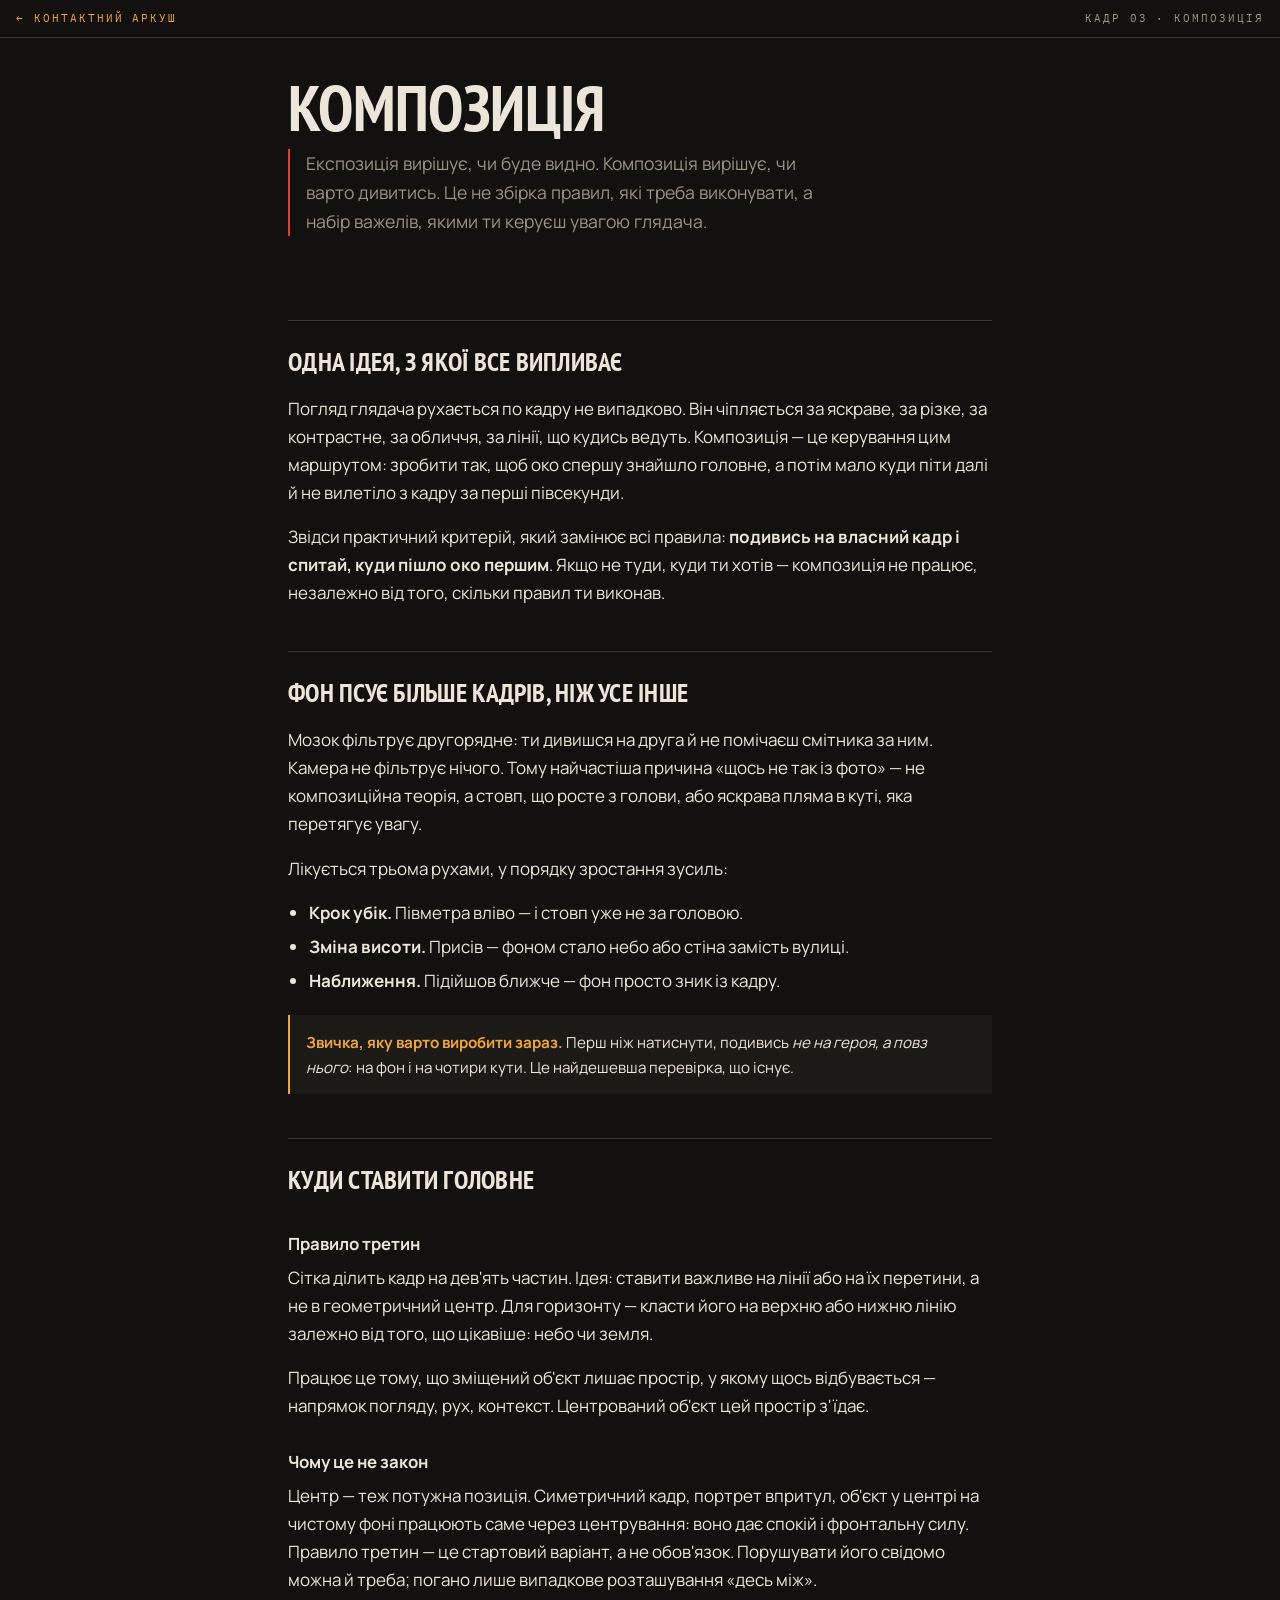
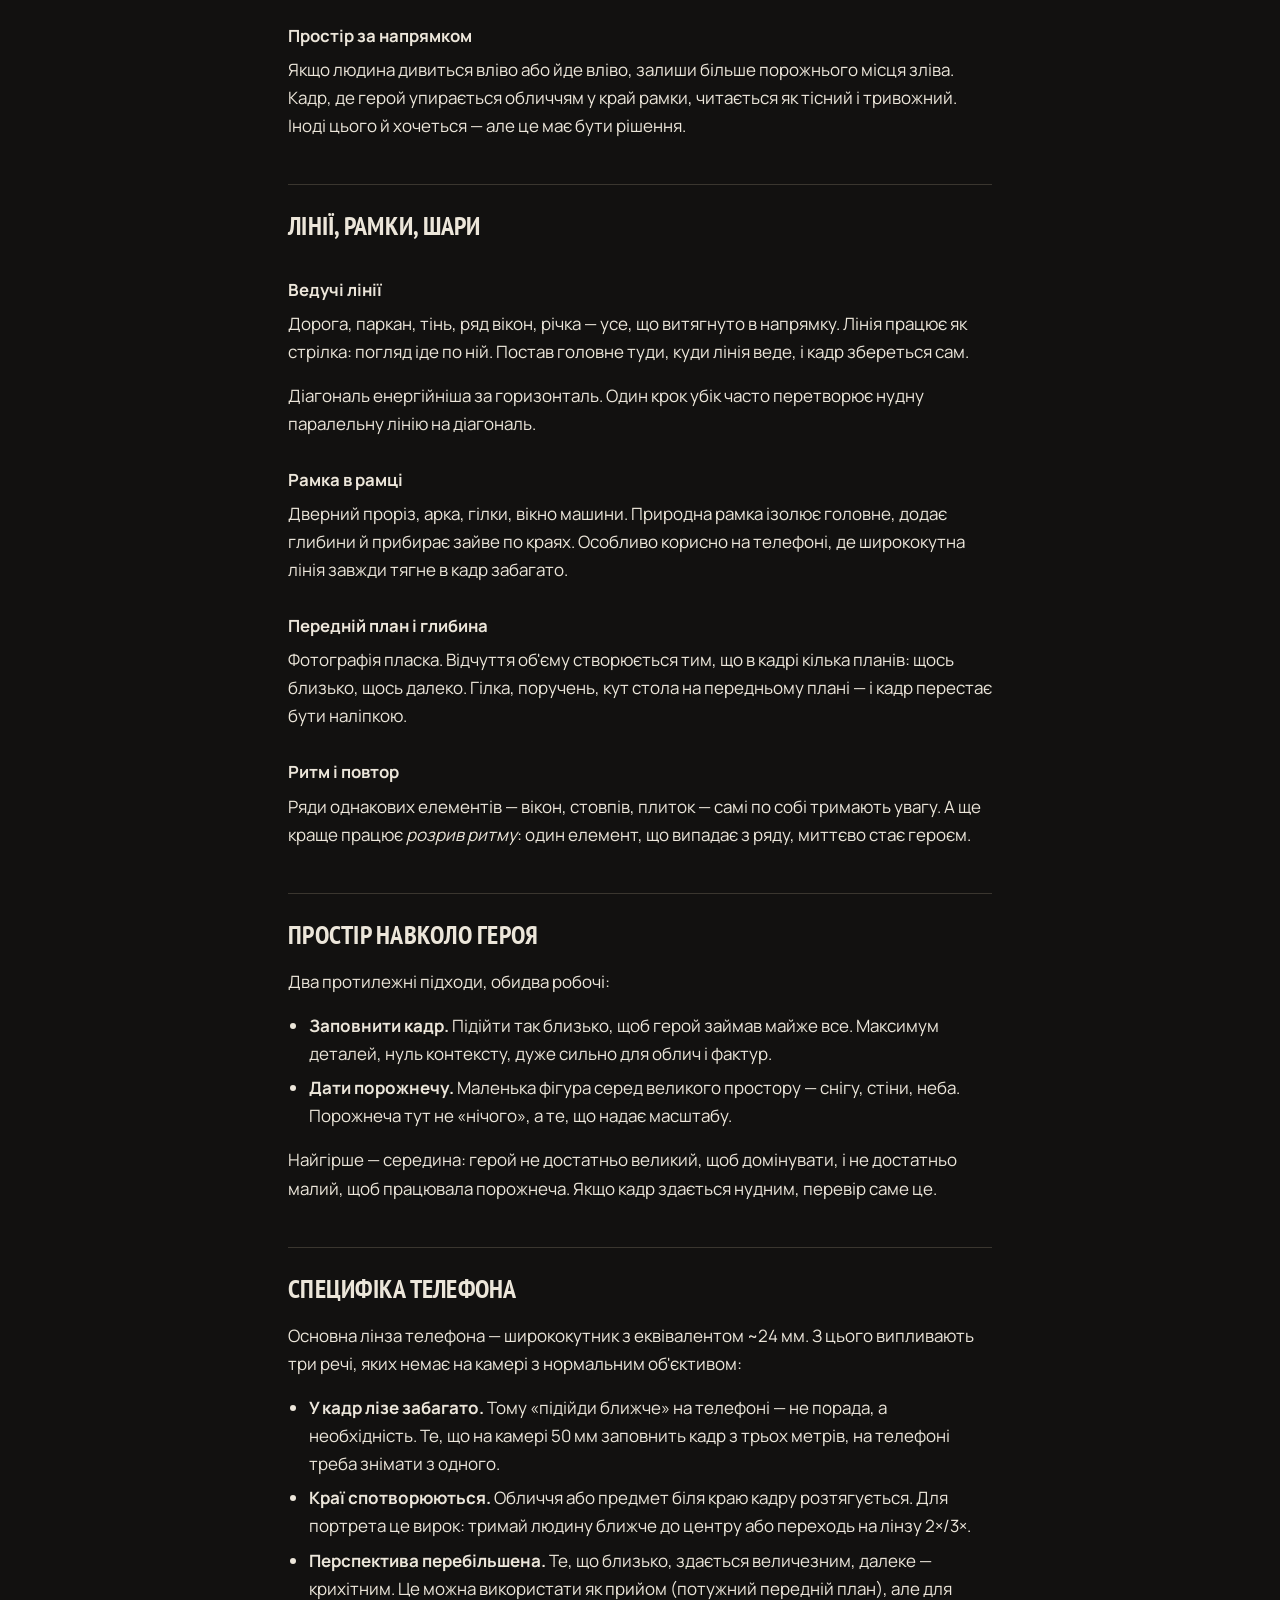
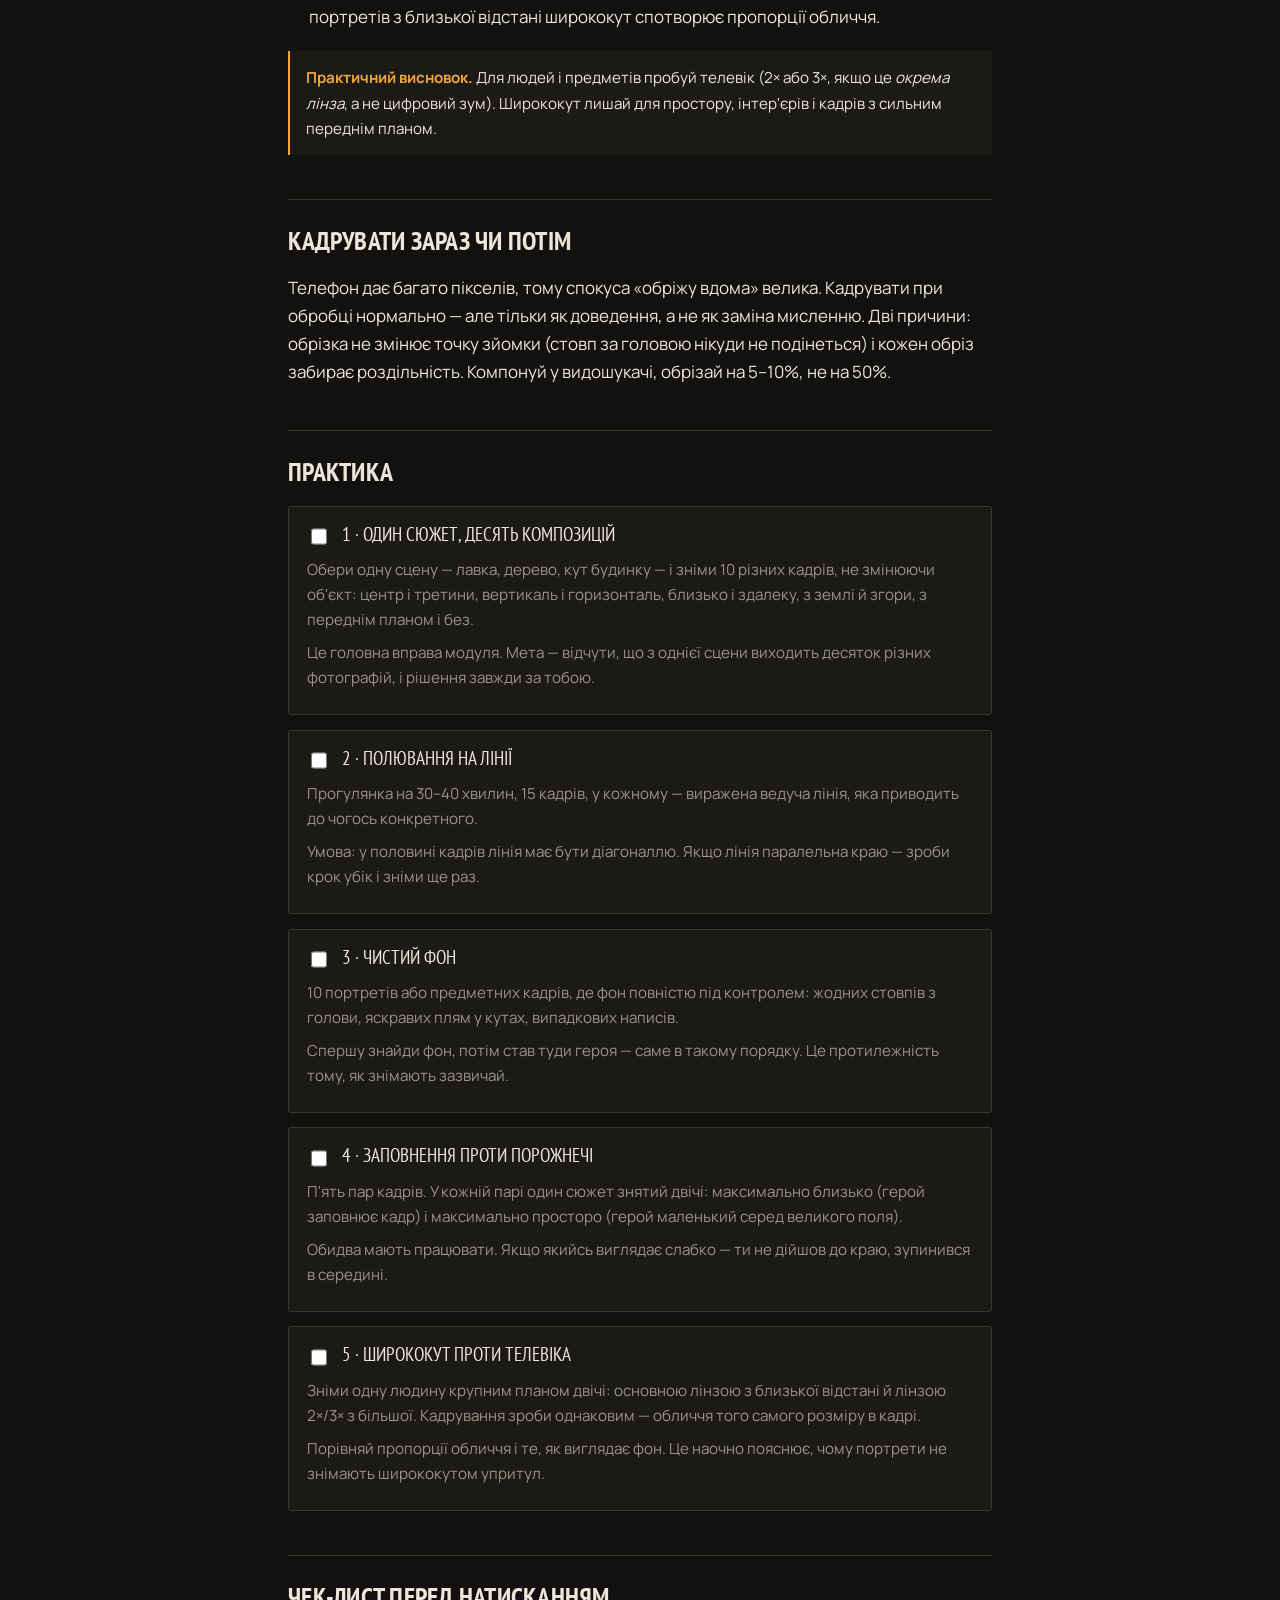
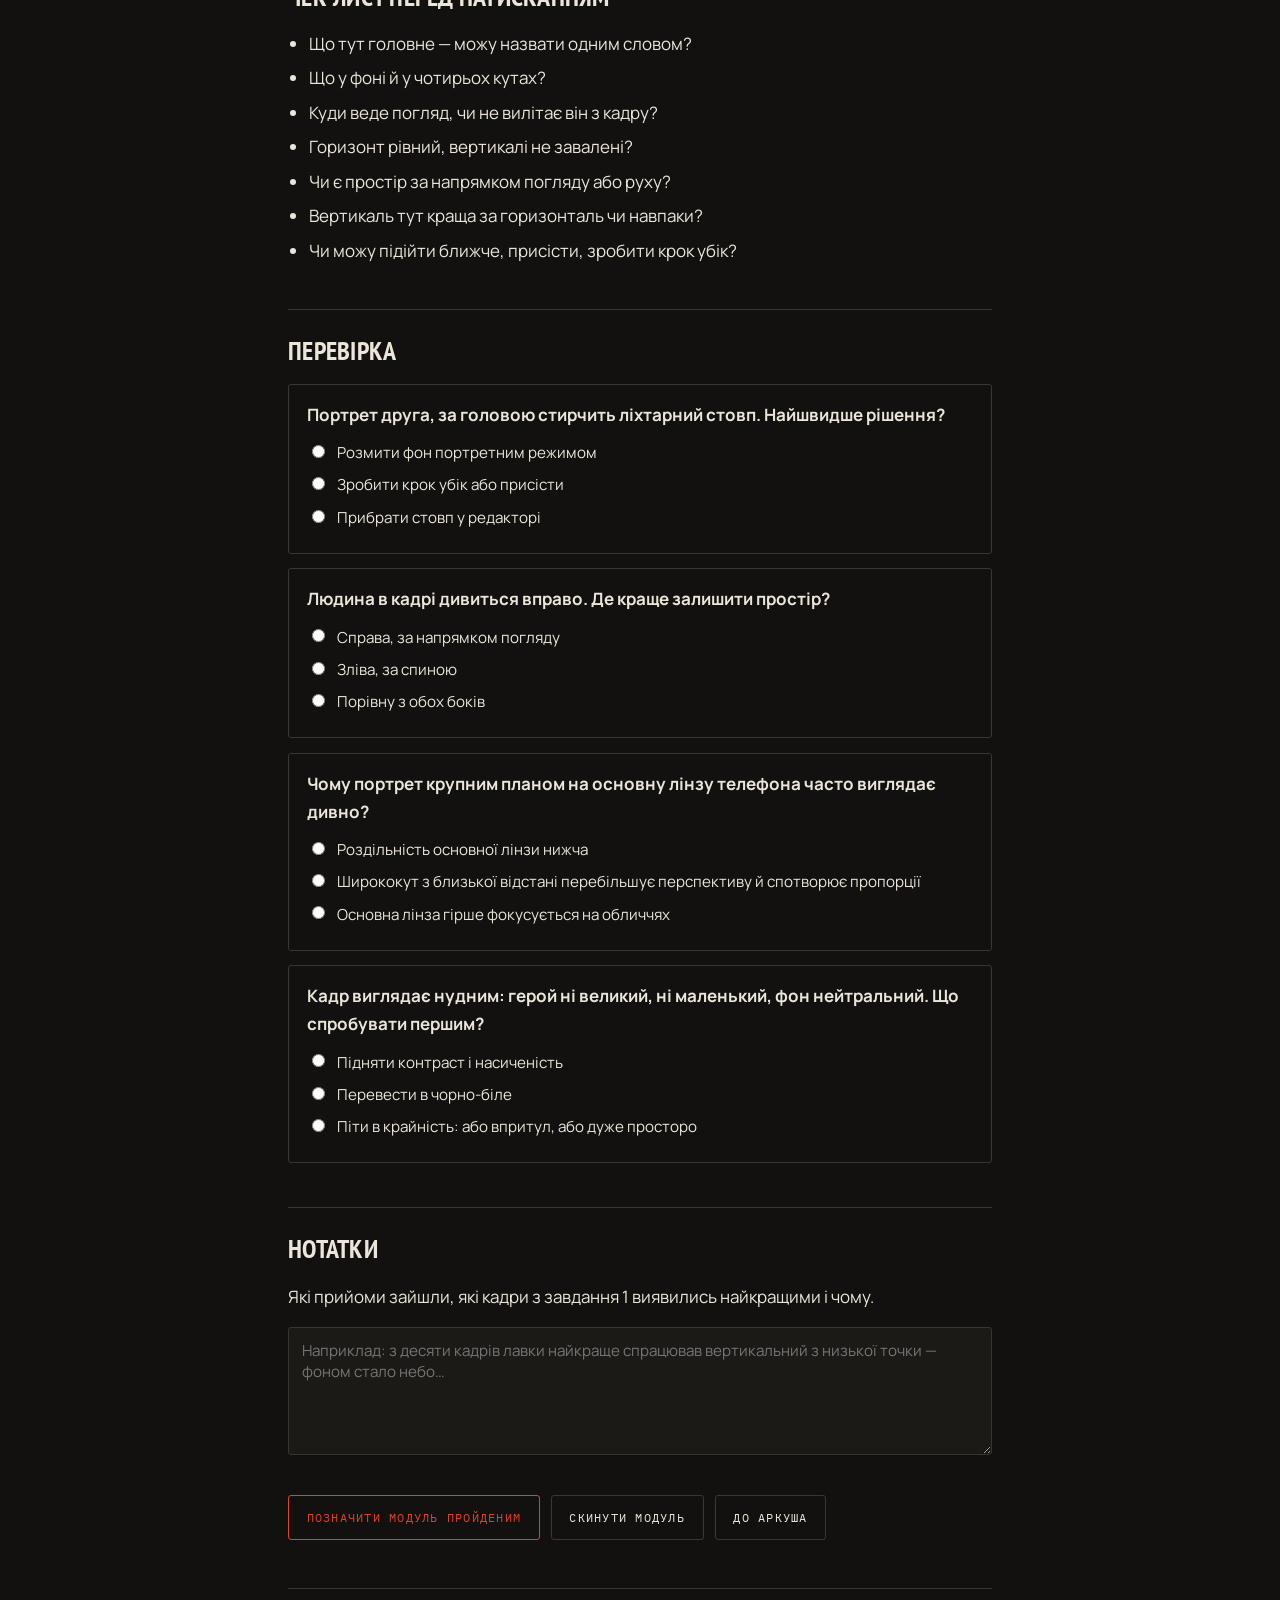
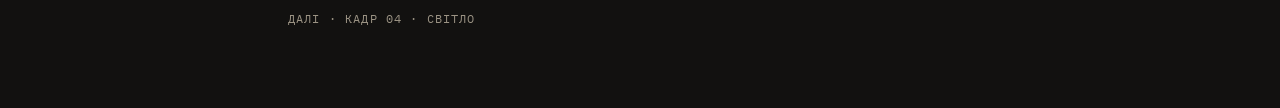
<file: 03-composition.html>
<!DOCTYPE html>
<html lang="uk">
<head>
<meta charset="utf-8">
<meta name="viewport" content="width=device-width, initial-scale=1">
<title>Кадр 03 · Композиція</title>
<link rel="preconnect" href="https://fonts.googleapis.com">
<link rel="preconnect" href="https://fonts.gstatic.com" crossorigin>
<link href="https://fonts.googleapis.com/css2?family=PT+Sans+Narrow:wght@400;700&family=Manrope:wght@400;700&family=IBM+Plex+Mono:wght@400;500&display=swap" rel="stylesheet">
<link rel="stylesheet" href="assets/style.css">
</head>
<body data-module="03">

<div class="leader">
  <a class="back" href="index.html">← контактний аркуш</a>
  <span>кадр 03 · композиція</span>
</div>

<div class="wrap module">

  <header class="masthead">
    <h1>Композиція</h1>
    <p class="lede">Експозиція вирішує, чи буде видно. Композиція вирішує, чи варто дивитись. Це не збірка правил, які треба виконувати, а набір важелів, якими ти керуєш увагою глядача.</p>
  </header>

  <h2>Одна ідея, з якої все випливає</h2>

  <p>Погляд глядача рухається по кадру не випадково. Він чіпляється за яскраве, за різке, за контрастне, за обличчя, за лінії, що кудись ведуть. Композиція — це керування цим маршрутом: зробити так, щоб око спершу знайшло головне, а потім мало куди піти далі й не вилетіло з кадру за перші півсекунди.</p>

  <p>Звідси практичний критерій, який замінює всі правила: <strong>подивись на власний кадр і спитай, куди пішло око першим</strong>. Якщо не туди, куди ти хотів — композиція не працює, незалежно від того, скільки правил ти виконав.</p>

  <h2>Фон псує більше кадрів, ніж усе інше</h2>

  <p>Мозок фільтрує другорядне: ти дивишся на друга й не помічаєш смітника за ним. Камера не фільтрує нічого. Тому найчастіша причина «щось не так із фото» — не композиційна теорія, а стовп, що росте з голови, або яскрава пляма в куті, яка перетягує увагу.</p>

  <p>Лікується трьома рухами, у порядку зростання зусиль:</p>
  <ul>
    <li><strong>Крок убік.</strong> Півметра вліво — і стовп уже не за головою.</li>
    <li><strong>Зміна висоти.</strong> Присів — фоном стало небо або стіна замість вулиці.</li>
    <li><strong>Наближення.</strong> Підійшов ближче — фон просто зник із кадру.</li>
  </ul>

  <div class="note">
    <strong>Звичка, яку варто виробити зараз.</strong> Перш ніж натиснути, подивись <em>не на героя, а повз нього</em>: на фон і на чотири кути. Це найдешевша перевірка, що існує.
  </div>

  <h2>Куди ставити головне</h2>

  <h3>Правило третин</h3>
  <p>Сітка ділить кадр на дев'ять частин. Ідея: ставити важливе на лінії або на їх перетини, а не в геометричний центр. Для горизонту — класти його на верхню або нижню лінію залежно від того, що цікавіше: небо чи земля.</p>

  <p>Працює це тому, що зміщений об'єкт лишає простір, у якому щось відбувається — напрямок погляду, рух, контекст. Центрований об'єкт цей простір з'їдає.</p>

  <h3>Чому це не закон</h3>
  <p>Центр — теж потужна позиція. Симетричний кадр, портрет впритул, об'єкт у центрі на чистому фоні працюють саме через центрування: воно дає спокій і фронтальну силу. Правило третин — це стартовий варіант, а не обов'язок. Порушувати його свідомо можна й треба; погано лише випадкове розташування «десь між».</p>

  <h3>Простір за напрямком</h3>
  <p>Якщо людина дивиться вліво або йде вліво, залиши більше порожнього місця зліва. Кадр, де герой упирається обличчям у край рамки, читається як тісний і тривожний. Іноді цього й хочеться — але це має бути рішення.</p>

  <h2>Лінії, рамки, шари</h2>

  <h3>Ведучі лінії</h3>
  <p>Дорога, паркан, тінь, ряд вікон, річка — усе, що витягнуто в напрямку. Лінія працює як стрілка: погляд іде по ній. Постав головне туди, куди лінія веде, і кадр збереться сам.</p>

  <p>Діагональ енергійніша за горизонталь. Один крок убік часто перетворює нудну паралельну лінію на діагональ.</p>

  <h3>Рамка в рамці</h3>
  <p>Дверний проріз, арка, гілки, вікно машини. Природна рамка ізолює головне, додає глибини й прибирає зайве по краях. Особливо корисно на телефоні, де ширококутна лінія завжди тягне в кадр забагато.</p>

  <h3>Передній план і глибина</h3>
  <p>Фотографія пласка. Відчуття об'єму створюється тим, що в кадрі кілька планів: щось близько, щось далеко. Гілка, поручень, кут стола на передньому плані — і кадр перестає бути наліпкою.</p>

  <h3>Ритм і повтор</h3>
  <p>Ряди однакових елементів — вікон, стовпів, плиток — самі по собі тримають увагу. А ще краще працює <em>розрив ритму</em>: один елемент, що випадає з ряду, миттєво стає героєм.</p>

  <h2>Простір навколо героя</h2>

  <p>Два протилежні підходи, обидва робочі:</p>
  <ul>
    <li><strong>Заповнити кадр.</strong> Підійти так близько, щоб герой займав майже все. Максимум деталей, нуль контексту, дуже сильно для облич і фактур.</li>
    <li><strong>Дати порожнечу.</strong> Маленька фігура серед великого простору — снігу, стіни, неба. Порожнеча тут не «нічого», а те, що надає масштабу.</li>
  </ul>

  <p>Найгірше — середина: герой не достатньо великий, щоб домінувати, і не достатньо малий, щоб працювала порожнеча. Якщо кадр здається нудним, перевір саме це.</p>

  <h2>Специфіка телефона</h2>

  <p>Основна лінза телефона — ширококутник з еквівалентом ~24 мм. З цього випливають три речі, яких немає на камері з нормальним об'єктивом:</p>

  <ul>
    <li><strong>У кадр лізе забагато.</strong> Тому «підійди ближче» на телефоні — не порада, а необхідність. Те, що на камері 50 мм заповнить кадр з трьох метрів, на телефоні треба знімати з одного.</li>
    <li><strong>Краї спотворюються.</strong> Обличчя або предмет біля краю кадру розтягується. Для портрета це вирок: тримай людину ближче до центру або переходь на лінзу 2×/3×.</li>
    <li><strong>Перспектива перебільшена.</strong> Те, що близько, здається величезним, далеке — крихітним. Це можна використати як прийом (потужний передній план), але для портретів з близької відстані ширококут спотворює пропорції обличчя.</li>
  </ul>

  <div class="note">
    <strong>Практичний висновок.</strong> Для людей і предметів пробуй телевік (2× або 3×, якщо це <em>окрема лінза</em>, а не цифровий зум). Ширококут лишай для простору, інтер'єрів і кадрів з сильним переднім планом.
  </div>

  <h2>Кадрувати зараз чи потім</h2>

  <p>Телефон дає багато пікселів, тому спокуса «обріжу вдома» велика. Кадрувати при обробці нормально — але тільки як доведення, а не як заміна мисленню. Дві причини: обрізка не змінює точку зйомки (стовп за головою нікуди не подінеться) і кожен обріз забирає роздільність. Компонуй у видошукачі, обрізай на 5–10%, не на 50%.</p>

  <h2>Практика</h2>

  <div class="task">
    <label class="task-head"><input type="checkbox" data-task="t1"><span>1 · Один сюжет, десять композицій</span></label>
    <div class="task-body">
      <p>Обери одну сцену — лавка, дерево, кут будинку — і зніми 10 різних кадрів, не змінюючи об'єкт: центр і третини, вертикаль і горизонталь, близько і здалеку, з землі й згори, з переднім планом і без.</p>
      <p>Це головна вправа модуля. Мета — відчути, що з однієї сцени виходить десяток різних фотографій, і рішення завжди за тобою.</p>
    </div>
  </div>

  <div class="task">
    <label class="task-head"><input type="checkbox" data-task="t2"><span>2 · Полювання на лінії</span></label>
    <div class="task-body">
      <p>Прогулянка на 30–40 хвилин, 15 кадрів, у кожному — виражена ведуча лінія, яка приводить до чогось конкретного.</p>
      <p>Умова: у половині кадрів лінія має бути діагоналлю. Якщо лінія паралельна краю — зроби крок убік і зніми ще раз.</p>
    </div>
  </div>

  <div class="task">
    <label class="task-head"><input type="checkbox" data-task="t3"><span>3 · Чистий фон</span></label>
    <div class="task-body">
      <p>10 портретів або предметних кадрів, де фон повністю під контролем: жодних стовпів з голови, яскравих плям у кутах, випадкових написів.</p>
      <p>Спершу знайди фон, потім став туди героя — саме в такому порядку. Це протилежність тому, як знімають зазвичай.</p>
    </div>
  </div>

  <div class="task">
    <label class="task-head"><input type="checkbox" data-task="t4"><span>4 · Заповнення проти порожнечі</span></label>
    <div class="task-body">
      <p>П'ять пар кадрів. У кожній парі один сюжет знятий двічі: максимально близько (герой заповнює кадр) і максимально просторо (герой маленький серед великого поля).</p>
      <p>Обидва мають працювати. Якщо якийсь виглядає слабко — ти не дійшов до краю, зупинився в середині.</p>
    </div>
  </div>

  <div class="task">
    <label class="task-head"><input type="checkbox" data-task="t5"><span>5 · Ширококут проти телевіка</span></label>
    <div class="task-body">
      <p>Зніми одну людину крупним планом двічі: основною лінзою з близької відстані й лінзою 2×/3× з більшої. Кадрування зроби однаковим — обличчя того самого розміру в кадрі.</p>
      <p>Порівняй пропорції обличчя і те, як виглядає фон. Це наочно пояснює, чому портрети не знімають ширококутом упритул.</p>
    </div>
  </div>

  <h2>Чек-лист перед натисканням</h2>
  <ul>
    <li>Що тут головне — можу назвати одним словом?</li>
    <li>Що у фоні й у чотирьох кутах?</li>
    <li>Куди веде погляд, чи не вилітає він з кадру?</li>
    <li>Горизонт рівний, вертикалі не завалені?</li>
    <li>Чи є простір за напрямком погляду або руху?</li>
    <li>Вертикаль тут краща за горизонталь чи навпаки?</li>
    <li>Чи можу підійти ближче, присісти, зробити крок убік?</li>
  </ul>

  <h2>Перевірка</h2>

  <div class="quiz-q" data-q="q1">
    <p>Портрет друга, за головою стирчить ліхтарний стовп. Найшвидше рішення?</p>
    <label class="opt"><input type="radio" name="q1" value="a"> <span>Розмити фон портретним режимом</span></label>
    <label class="opt"><input type="radio" name="q1" value="b" data-correct="1"> <span>Зробити крок убік або присісти</span></label>
    <label class="opt"><input type="radio" name="q1" value="c"> <span>Прибрати стовп у редакторі</span></label>
    <p class="verdict" data-ok="Композиційні проблеми вирішуються ногами, а не обробкою." data-no="Розмиття не прибирає стовп, а ретуш — це робота там, де вистачило б півкроку вбік."></p>
  </div>

  <div class="quiz-q" data-q="q2">
    <p>Людина в кадрі дивиться вправо. Де краще залишити простір?</p>
    <label class="opt"><input type="radio" name="q2" value="a" data-correct="1"> <span>Справа, за напрямком погляду</span></label>
    <label class="opt"><input type="radio" name="q2" value="b"> <span>Зліва, за спиною</span></label>
    <label class="opt"><input type="radio" name="q2" value="c"> <span>Порівну з обох боків</span></label>
    <p class="verdict" data-ok="Погляд має куди йти — кадр читається спокійно." data-no="Простір лишають за напрямком погляду. Інакше герой упирається обличчям у край рамки, і кадр стає тісним."></p>
  </div>

  <div class="quiz-q" data-q="q3">
    <p>Чому портрет крупним планом на основну лінзу телефона часто виглядає дивно?</p>
    <label class="opt"><input type="radio" name="q3" value="a"> <span>Роздільність основної лінзи нижча</span></label>
    <label class="opt"><input type="radio" name="q3" value="b" data-correct="1"> <span>Ширококут з близької відстані перебільшує перспективу й спотворює пропорції</span></label>
    <label class="opt"><input type="radio" name="q3" value="c"> <span>Основна лінза гірше фокусується на обличчях</span></label>
    <p class="verdict" data-ok="Тому для облич беруть 2× або 3× і відходять далі." data-no="Річ у відстані й куті зору: ближче до камери — більше, тому ніс і лоб «виростають». Лікується переходом на телевік."></p>
  </div>

  <div class="quiz-q" data-q="q4">
    <p>Кадр виглядає нудним: герой ні великий, ні маленький, фон нейтральний. Що спробувати першим?</p>
    <label class="opt"><input type="radio" name="q4" value="a"> <span>Підняти контраст і насиченість</span></label>
    <label class="opt"><input type="radio" name="q4" value="b"> <span>Перевести в чорно-біле</span></label>
    <label class="opt"><input type="radio" name="q4" value="c" data-correct="1"> <span>Піти в крайність: або впритул, або дуже просторо</span></label>
    <p class="verdict" data-ok="Слабкі кадри найчастіше застрягли посередині між двома робочими рішеннями." data-no="Обробка не витягне композицію. Тут проблема саме в half-рішенні: треба дійти до крайності."></p>
  </div>

  <h2>Нотатки</h2>
  <p>Які прийоми зайшли, які кадри з завдання 1 виявились найкращими і чому.</p>
  <textarea class="notes" placeholder="Наприклад: з десяти кадрів лавки найкраще спрацював вертикальний з низької точки — фоном стало небо…"></textarea>

  <div class="btn-row">
    <button class="primary" data-done>Позначити модуль пройденим</button>
    <button data-reset-module>Скинути модуль</button>
    <a class="btn" href="index.html">До аркуша</a>
    <span class="saved">Збережено</span>
  </div>

  <div class="foot">Далі · кадр 04 · світло</div>
</div>

<script src="assets/course.js"></script>
</body>
</html>
</file>
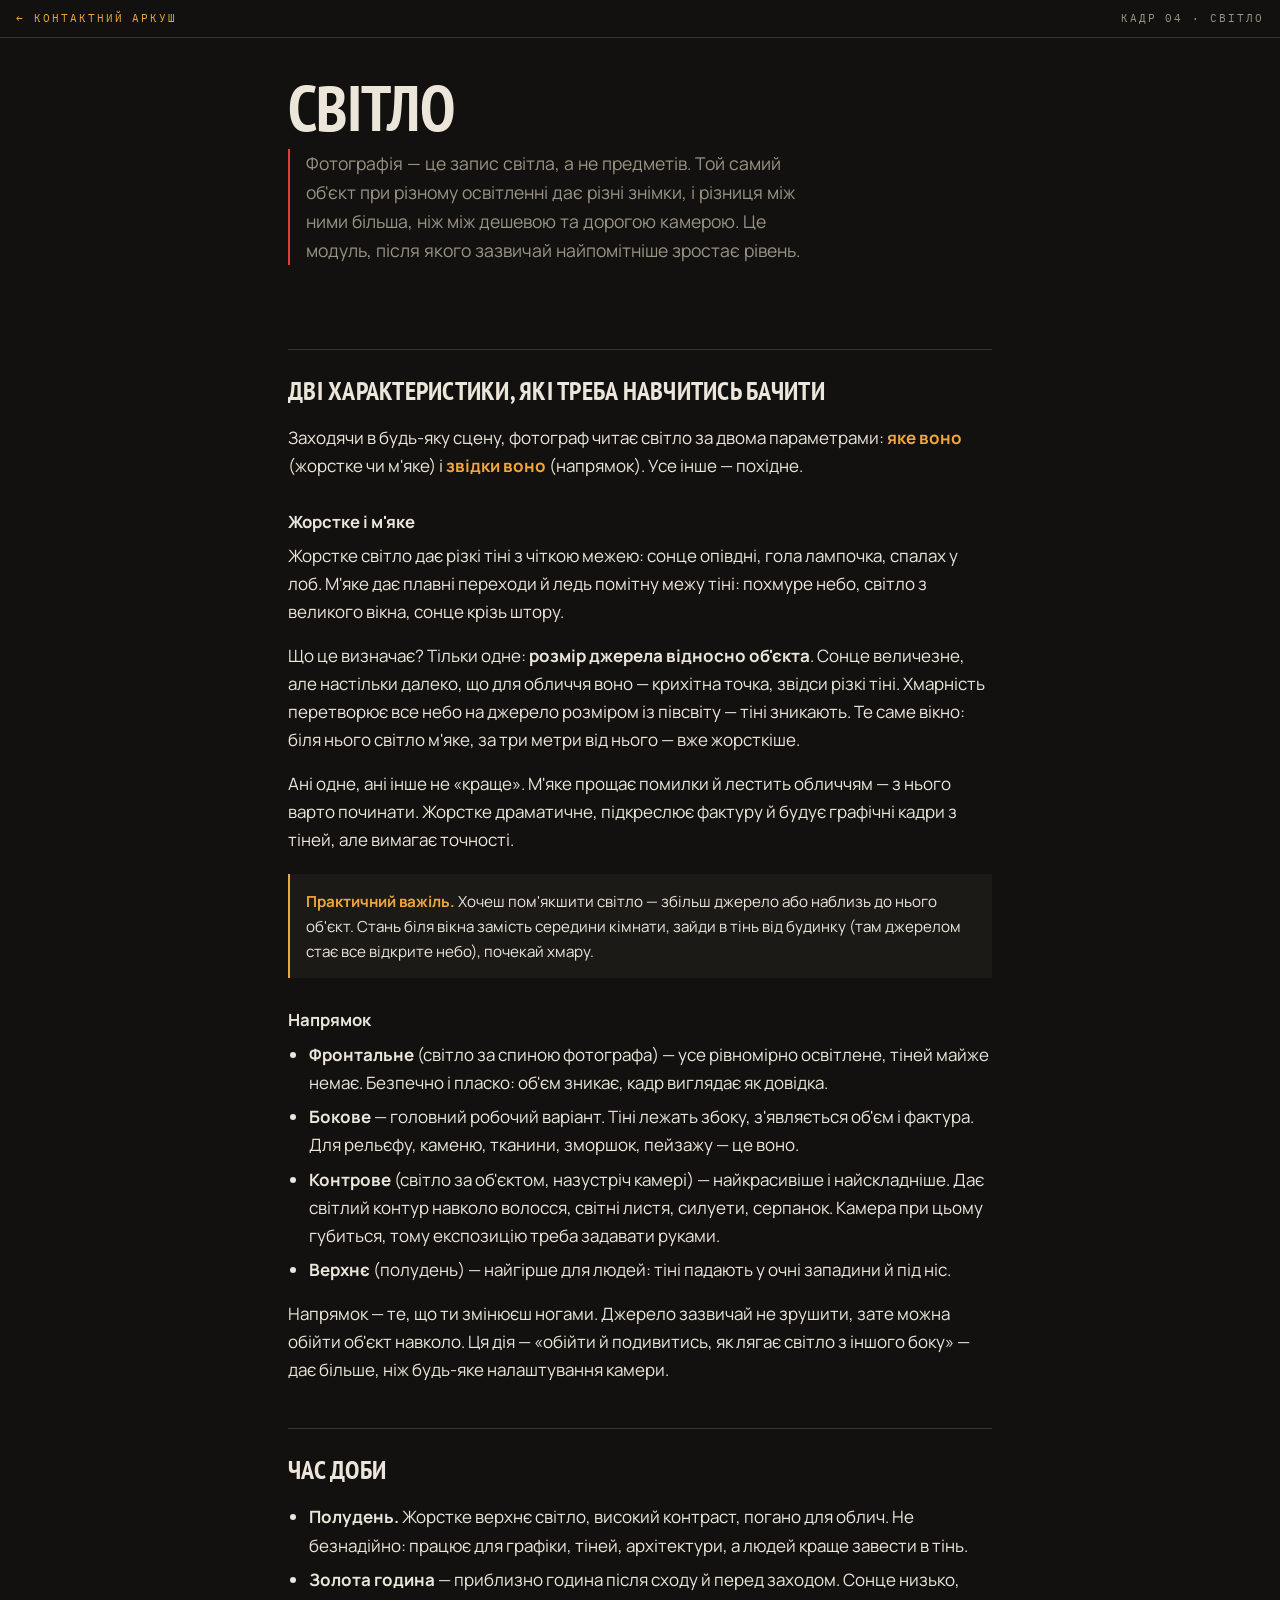
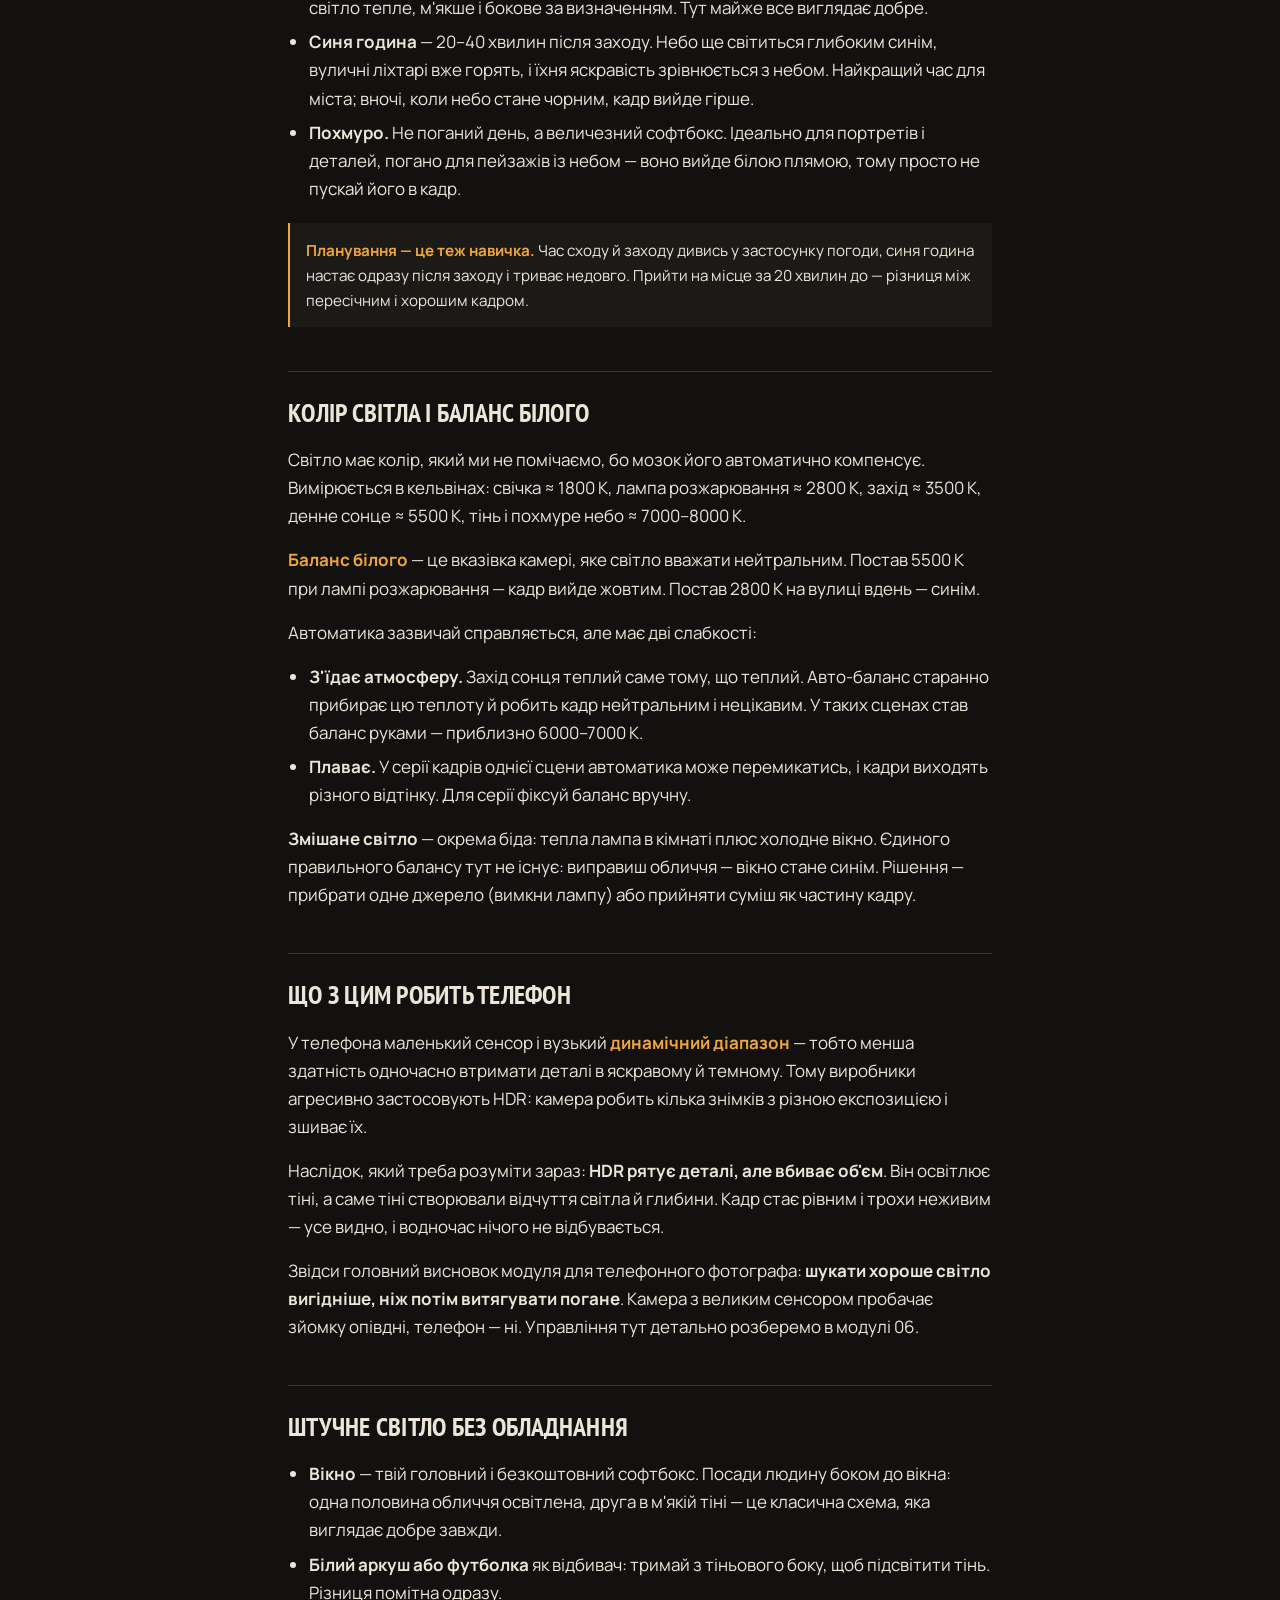
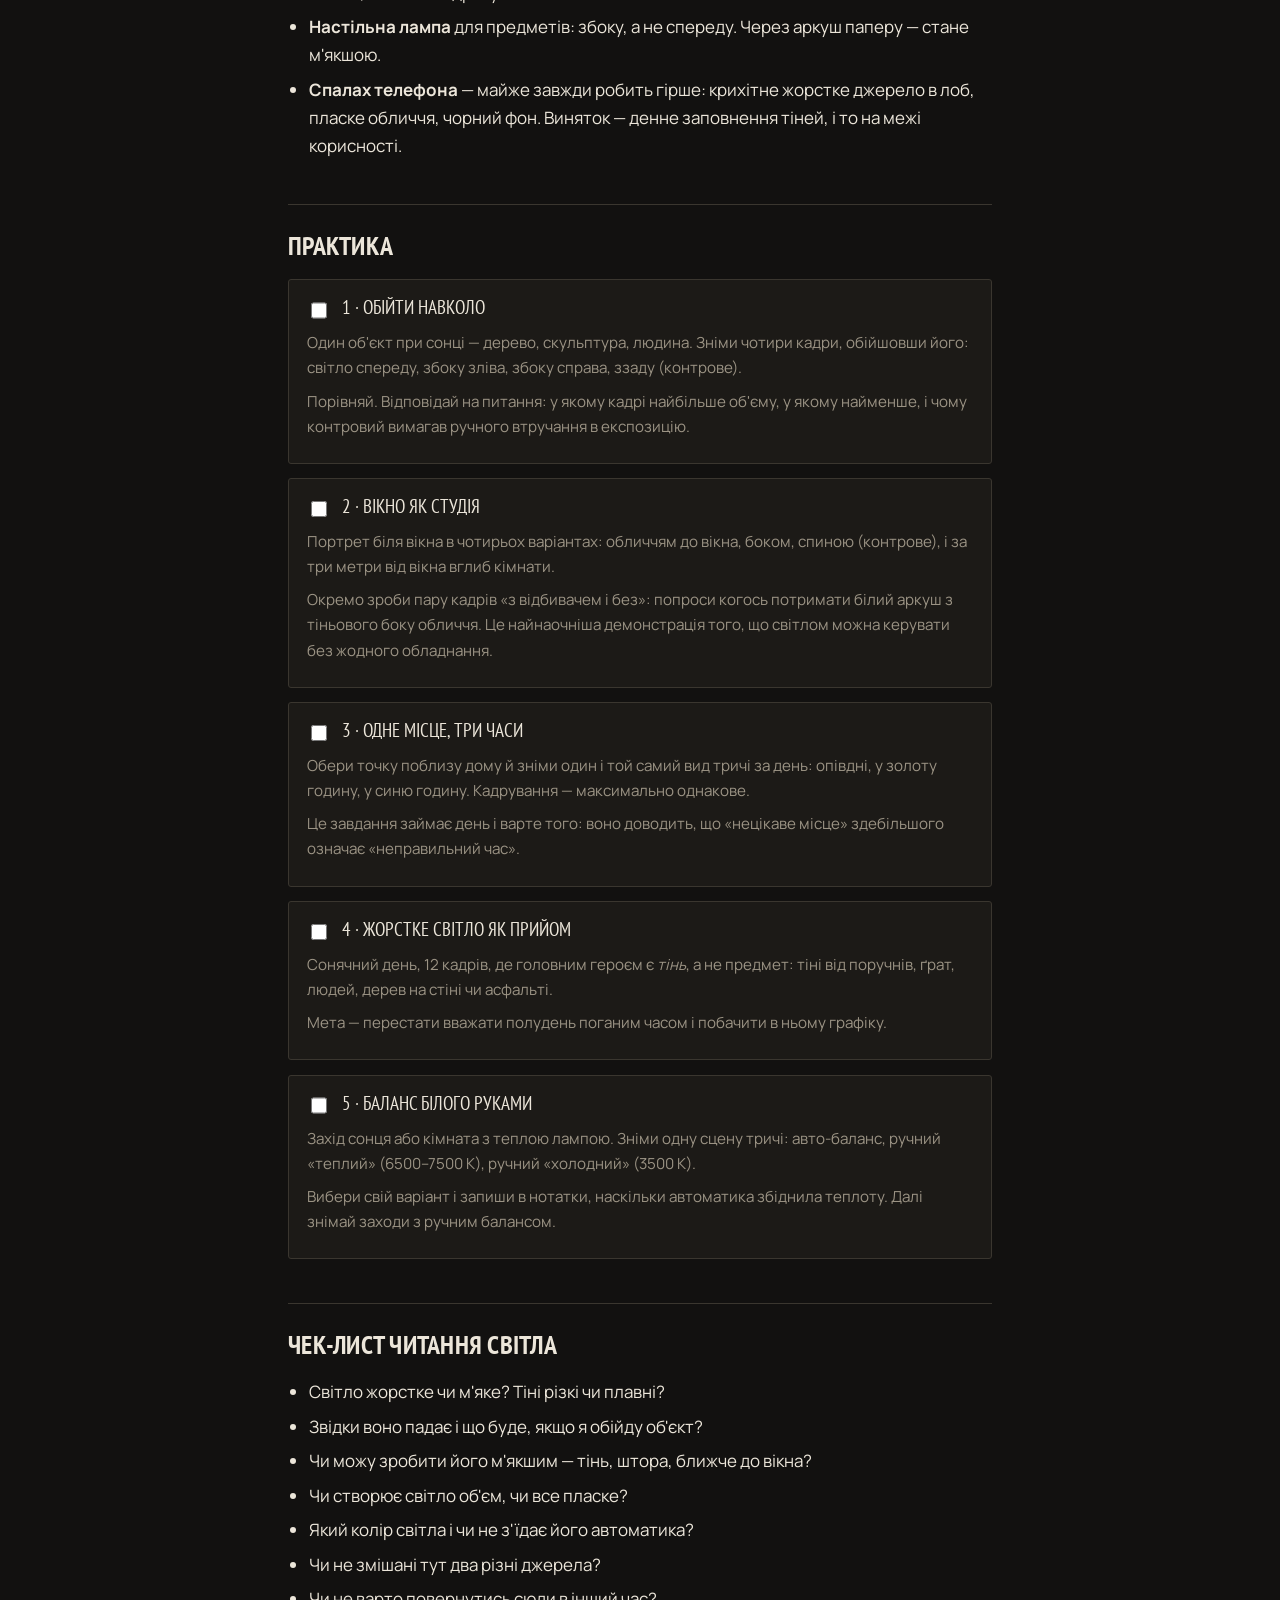
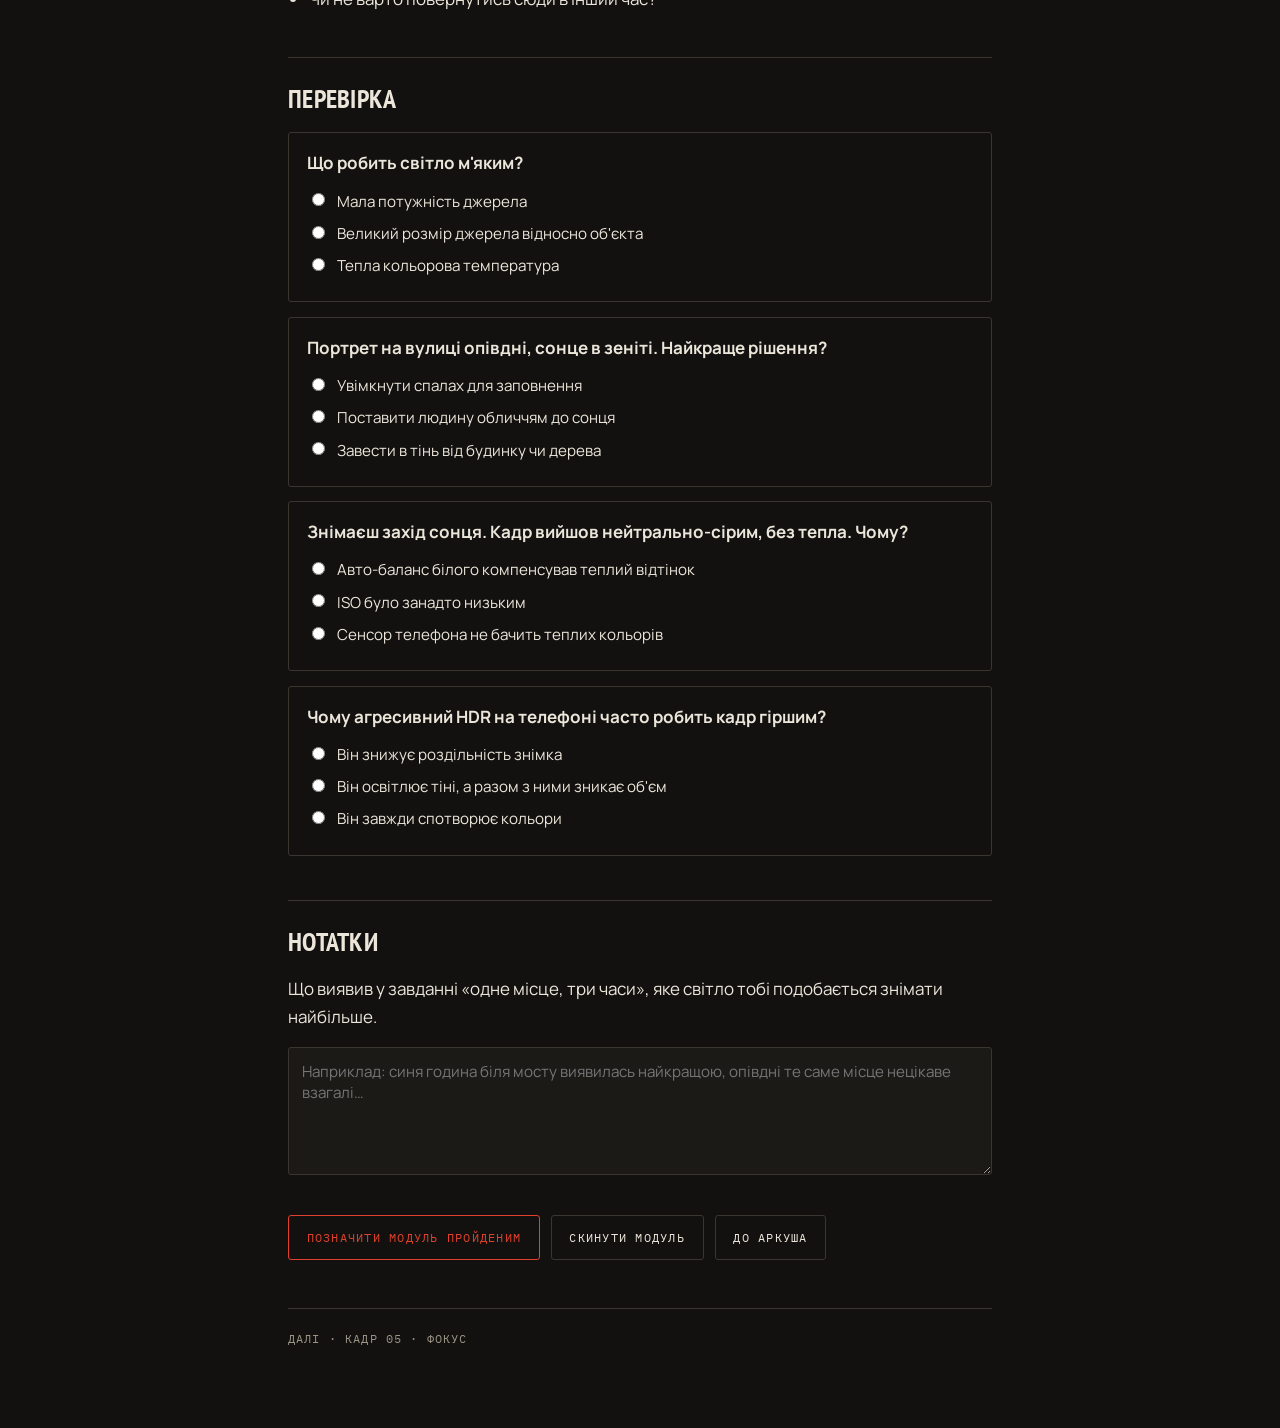
<file: 04-light.html>
<!DOCTYPE html>
<html lang="uk">
<head>
<meta charset="utf-8">
<meta name="viewport" content="width=device-width, initial-scale=1">
<title>Кадр 04 · Світло</title>
<link rel="preconnect" href="https://fonts.googleapis.com">
<link rel="preconnect" href="https://fonts.gstatic.com" crossorigin>
<link href="https://fonts.googleapis.com/css2?family=PT+Sans+Narrow:wght@400;700&family=Manrope:wght@400;700&family=IBM+Plex+Mono:wght@400;500&display=swap" rel="stylesheet">
<link rel="stylesheet" href="assets/style.css">
</head>
<body data-module="04">

<div class="leader">
  <a class="back" href="index.html">← контактний аркуш</a>
  <span>кадр 04 · світло</span>
</div>

<div class="wrap module">

  <header class="masthead">
    <h1>Світло</h1>
    <p class="lede">Фотографія — це запис світла, а не предметів. Той самий об'єкт при різному освітленні дає різні знімки, і різниця між ними більша, ніж між дешевою та дорогою камерою. Це модуль, після якого зазвичай найпомітніше зростає рівень.</p>
  </header>

  <h2>Дві характеристики, які треба навчитись бачити</h2>

  <p>Заходячи в будь-яку сцену, фотограф читає світло за двома параметрами: <span class="term">яке воно</span> (жорстке чи м'яке) і <span class="term">звідки воно</span> (напрямок). Усе інше — похідне.</p>

  <h3>Жорстке і м'яке</h3>

  <p>Жорстке світло дає різкі тіні з чіткою межею: сонце опівдні, гола лампочка, спалах у лоб. М'яке дає плавні переходи й ледь помітну межу тіні: похмуре небо, світло з великого вікна, сонце крізь штору.</p>

  <p>Що це визначає? Тільки одне: <strong>розмір джерела відносно об'єкта</strong>. Сонце величезне, але настільки далеко, що для обличчя воно — крихітна точка, звідси різкі тіні. Хмарність перетворює все небо на джерело розміром із півсвіту — тіні зникають. Те саме вікно: біля нього світло м'яке, за три метри від нього — вже жорсткіше.</p>

  <p>Ані одне, ані інше не «краще». М'яке прощає помилки й лестить обличчям — з нього варто починати. Жорстке драматичне, підкреслює фактуру й будує графічні кадри з тіней, але вимагає точності.</p>

  <div class="note">
    <strong>Практичний важіль.</strong> Хочеш пом'якшити світло — збільш джерело або наблизь до нього об'єкт. Стань біля вікна замість середини кімнати, зайди в тінь від будинку (там джерелом стає все відкрите небо), почекай хмару.
  </div>

  <h3>Напрямок</h3>

  <ul>
    <li><strong>Фронтальне</strong> (світло за спиною фотографа) — усе рівномірно освітлене, тіней майже немає. Безпечно і пласко: об'єм зникає, кадр виглядає як довідка.</li>
    <li><strong>Бокове</strong> — головний робочий варіант. Тіні лежать збоку, з'являється об'єм і фактура. Для рельєфу, каменю, тканини, зморшок, пейзажу — це воно.</li>
    <li><strong>Контрове</strong> (світло за об'єктом, назустріч камері) — найкрасивіше і найскладніше. Дає світлий контур навколо волосся, світні листя, силуети, серпанок. Камера при цьому губиться, тому експозицію треба задавати руками.</li>
    <li><strong>Верхнє</strong> (полудень) — найгірше для людей: тіні падають у очні западини й під ніс.</li>
  </ul>

  <p>Напрямок — те, що ти змінюєш ногами. Джерело зазвичай не зрушити, зате можна обійти об'єкт навколо. Ця дія — «обійти й подивитись, як лягає світло з іншого боку» — дає більше, ніж будь-яке налаштування камери.</p>

  <h2>Час доби</h2>

  <ul>
    <li><strong>Полудень.</strong> Жорстке верхнє світло, високий контраст, погано для облич. Не безнадійно: працює для графіки, тіней, архітектури, а людей краще завести в тінь.</li>
    <li><strong>Золота година</strong> — приблизно година після сходу й перед заходом. Сонце низько, світло тепле, м'якше і бокове за визначенням. Тут майже все виглядає добре.</li>
    <li><strong>Синя година</strong> — 20–40 хвилин після заходу. Небо ще світиться глибоким синім, вуличні ліхтарі вже горять, і їхня яскравість зрівнюється з небом. Найкращий час для міста; вночі, коли небо стане чорним, кадр вийде гірше.</li>
    <li><strong>Похмуро.</strong> Не поганий день, а величезний софтбокс. Ідеально для портретів і деталей, погано для пейзажів із небом — воно вийде білою плямою, тому просто не пускай його в кадр.</li>
  </ul>

  <div class="note">
    <strong>Планування — це теж навичка.</strong> Час сходу й заходу дивись у застосунку погоди, синя година настає одразу після заходу і триває недовго. Прийти на місце за 20 хвилин до — різниця між пересічним і хорошим кадром.
  </div>

  <h2>Колір світла і баланс білого</h2>

  <p>Світло має колір, який ми не помічаємо, бо мозок його автоматично компенсує. Вимірюється в кельвінах: свічка ≈ 1800 K, лампа розжарювання ≈ 2800 K, захід ≈ 3500 K, денне сонце ≈ 5500 K, тінь і похмуре небо ≈ 7000–8000 K.</p>

  <p><span class="term">Баланс білого</span> — це вказівка камері, яке світло вважати нейтральним. Постав 5500 K при лампі розжарювання — кадр вийде жовтим. Постав 2800 K на вулиці вдень — синім.</p>

  <p>Автоматика зазвичай справляється, але має дві слабкості:</p>
  <ul>
    <li><strong>З'їдає атмосферу.</strong> Захід сонця теплий саме тому, що теплий. Авто-баланс старанно прибирає цю теплоту й робить кадр нейтральним і нецікавим. У таких сценах став баланс руками — приблизно 6000–7000 K.</li>
    <li><strong>Плаває.</strong> У серії кадрів однієї сцени автоматика може перемикатись, і кадри виходять різного відтінку. Для серії фіксуй баланс вручну.</li>
  </ul>

  <p><strong>Змішане світло</strong> — окрема біда: тепла лампа в кімнаті плюс холодне вікно. Єдиного правильного балансу тут не існує: виправиш обличчя — вікно стане синім. Рішення — прибрати одне джерело (вимкни лампу) або прийняти суміш як частину кадру.</p>

  <h2>Що з цим робить телефон</h2>

  <p>У телефона маленький сенсор і вузький <span class="term">динамічний діапазон</span> — тобто менша здатність одночасно втримати деталі в яскравому й темному. Тому виробники агресивно застосовують HDR: камера робить кілька знімків з різною експозицією і зшиває їх.</p>

  <p>Наслідок, який треба розуміти зараз: <strong>HDR рятує деталі, але вбиває об'єм</strong>. Він освітлює тіні, а саме тіні створювали відчуття світла й глибини. Кадр стає рівним і трохи неживим — усе видно, і водночас нічого не відбувається.</p>

  <p>Звідси головний висновок модуля для телефонного фотографа: <strong>шукати хороше світло вигідніше, ніж потім витягувати погане</strong>. Камера з великим сенсором пробачає зйомку опівдні, телефон — ні. Управління тут детально розберемо в модулі 06.</p>

  <h2>Штучне світло без обладнання</h2>

  <ul>
    <li><strong>Вікно</strong> — твій головний і безкоштовний софтбокс. Посади людину боком до вікна: одна половина обличчя освітлена, друга в м'якій тіні — це класична схема, яка виглядає добре завжди.</li>
    <li><strong>Білий аркуш або футболка</strong> як відбивач: тримай з тіньового боку, щоб підсвітити тінь. Різниця помітна одразу.</li>
    <li><strong>Настільна лампа</strong> для предметів: збоку, а не спереду. Через аркуш паперу — стане м'якшою.</li>
    <li><strong>Спалах телефона</strong> — майже завжди робить гірше: крихітне жорстке джерело в лоб, пласке обличчя, чорний фон. Виняток — денне заповнення тіней, і то на межі корисності.</li>
  </ul>

  <h2>Практика</h2>

  <div class="task">
    <label class="task-head"><input type="checkbox" data-task="t1"><span>1 · Обійти навколо</span></label>
    <div class="task-body">
      <p>Один об'єкт при сонці — дерево, скульптура, людина. Зніми чотири кадри, обійшовши його: світло спереду, збоку зліва, збоку справа, ззаду (контрове).</p>
      <p>Порівняй. Відповідай на питання: у якому кадрі найбільше об'єму, у якому найменше, і чому контровий вимагав ручного втручання в експозицію.</p>
    </div>
  </div>

  <div class="task">
    <label class="task-head"><input type="checkbox" data-task="t2"><span>2 · Вікно як студія</span></label>
    <div class="task-body">
      <p>Портрет біля вікна в чотирьох варіантах: обличчям до вікна, боком, спиною (контрове), і за три метри від вікна вглиб кімнати.</p>
      <p>Окремо зроби пару кадрів «з відбивачем і без»: попроси когось потримати білий аркуш з тіньового боку обличчя. Це найнаочніша демонстрація того, що світлом можна керувати без жодного обладнання.</p>
    </div>
  </div>

  <div class="task">
    <label class="task-head"><input type="checkbox" data-task="t3"><span>3 · Одне місце, три часи</span></label>
    <div class="task-body">
      <p>Обери точку поблизу дому й зніми один і той самий вид тричі за день: опівдні, у золоту годину, у синю годину. Кадрування — максимально однакове.</p>
      <p>Це завдання займає день і варте того: воно доводить, що «нецікаве місце» здебільшого означає «неправильний час».</p>
    </div>
  </div>

  <div class="task">
    <label class="task-head"><input type="checkbox" data-task="t4"><span>4 · Жорстке світло як прийом</span></label>
    <div class="task-body">
      <p>Сонячний день, 12 кадрів, де головним героєм є <em>тінь</em>, а не предмет: тіні від поручнів, ґрат, людей, дерев на стіні чи асфальті.</p>
      <p>Мета — перестати вважати полудень поганим часом і побачити в ньому графіку.</p>
    </div>
  </div>

  <div class="task">
    <label class="task-head"><input type="checkbox" data-task="t5"><span>5 · Баланс білого руками</span></label>
    <div class="task-body">
      <p>Захід сонця або кімната з теплою лампою. Зніми одну сцену тричі: авто-баланс, ручний «теплий» (6500–7500 K), ручний «холодний» (3500 K).</p>
      <p>Вибери свій варіант і запиши в нотатки, наскільки автоматика збіднила теплоту. Далі знімай заходи з ручним балансом.</p>
    </div>
  </div>

  <h2>Чек-лист читання світла</h2>
  <ul>
    <li>Світло жорстке чи м'яке? Тіні різкі чи плавні?</li>
    <li>Звідки воно падає і що буде, якщо я обійду об'єкт?</li>
    <li>Чи можу зробити його м'якшим — тінь, штора, ближче до вікна?</li>
    <li>Чи створює світло об'єм, чи все пласке?</li>
    <li>Який колір світла і чи не з'їдає його автоматика?</li>
    <li>Чи не змішані тут два різні джерела?</li>
    <li>Чи не варто повернутись сюди в інший час?</li>
  </ul>

  <h2>Перевірка</h2>

  <div class="quiz-q" data-q="q1">
    <p>Що робить світло м'яким?</p>
    <label class="opt"><input type="radio" name="q1" value="a"> <span>Мала потужність джерела</span></label>
    <label class="opt"><input type="radio" name="q1" value="b" data-correct="1"> <span>Великий розмір джерела відносно об'єкта</span></label>
    <label class="opt"><input type="radio" name="q1" value="c"> <span>Тепла кольорова температура</span></label>
    <p class="verdict" data-ok="Тому хмарне небо м'яке, а гола лампочка — жорстка." data-no="Справа лише в розмірі: чим більше джерело відносно об'єкта, тим плавніша межа тіні. Потужність і колір тут ні до чого."></p>
  </div>

  <div class="quiz-q" data-q="q2">
    <p>Портрет на вулиці опівдні, сонце в зеніті. Найкраще рішення?</p>
    <label class="opt"><input type="radio" name="q2" value="a"> <span>Увімкнути спалах для заповнення</span></label>
    <label class="opt"><input type="radio" name="q2" value="b"> <span>Поставити людину обличчям до сонця</span></label>
    <label class="opt"><input type="radio" name="q2" value="c" data-correct="1"> <span>Завести в тінь від будинку чи дерева</span></label>
    <p class="verdict" data-ok="У відкритій тіні джерелом стає все небо — світло м'яке й рівне." data-no="Обличчям до сонця людина мружиться, а тіні падають в очні западини. Тінь від будівлі перетворює небо на величезний софтбокс."></p>
  </div>

  <div class="quiz-q" data-q="q3">
    <p>Знімаєш захід сонця. Кадр вийшов нейтрально-сірим, без тепла. Чому?</p>
    <label class="opt"><input type="radio" name="q3" value="a" data-correct="1"> <span>Авто-баланс білого компенсував теплий відтінок</span></label>
    <label class="opt"><input type="radio" name="q3" value="b"> <span>ISO було занадто низьким</span></label>
    <label class="opt"><input type="radio" name="q3" value="c"> <span>Сенсор телефона не бачить теплих кольорів</span></label>
    <p class="verdict" data-ok="Постав баланс руками на 6500–7500 K і теплота повернеться." data-no="Автоматика вважає теплий відтінок помилкою й старанно її «виправляє». Саме тут потрібен ручний баланс білого."></p>
  </div>

  <div class="quiz-q" data-q="q4">
    <p>Чому агресивний HDR на телефоні часто робить кадр гіршим?</p>
    <label class="opt"><input type="radio" name="q4" value="a"> <span>Він знижує роздільність знімка</span></label>
    <label class="opt"><input type="radio" name="q4" value="b" data-correct="1"> <span>Він освітлює тіні, а разом з ними зникає об'єм</span></label>
    <label class="opt"><input type="radio" name="q4" value="c"> <span>Він завжди спотворює кольори</span></label>
    <p class="verdict" data-ok="Тіні — це те, чим світло ліпить форму." data-no="HDR витягує деталі з тіней, але саме тіні створюють відчуття об'єму. Кадр стає рівним і пласким."></p>
  </div>

  <h2>Нотатки</h2>
  <p>Що виявив у завданні «одне місце, три часи», яке світло тобі подобається знімати найбільше.</p>
  <textarea class="notes" placeholder="Наприклад: синя година біля мосту виявилась найкращою, опівдні те саме місце нецікаве взагалі…"></textarea>

  <div class="btn-row">
    <button class="primary" data-done>Позначити модуль пройденим</button>
    <button data-reset-module>Скинути модуль</button>
    <a class="btn" href="index.html">До аркуша</a>
    <span class="saved">Збережено</span>
  </div>

  <div class="foot">Далі · кадр 05 · фокус</div>
</div>

<script src="assets/course.js"></script>
</body>
</html>
</file>
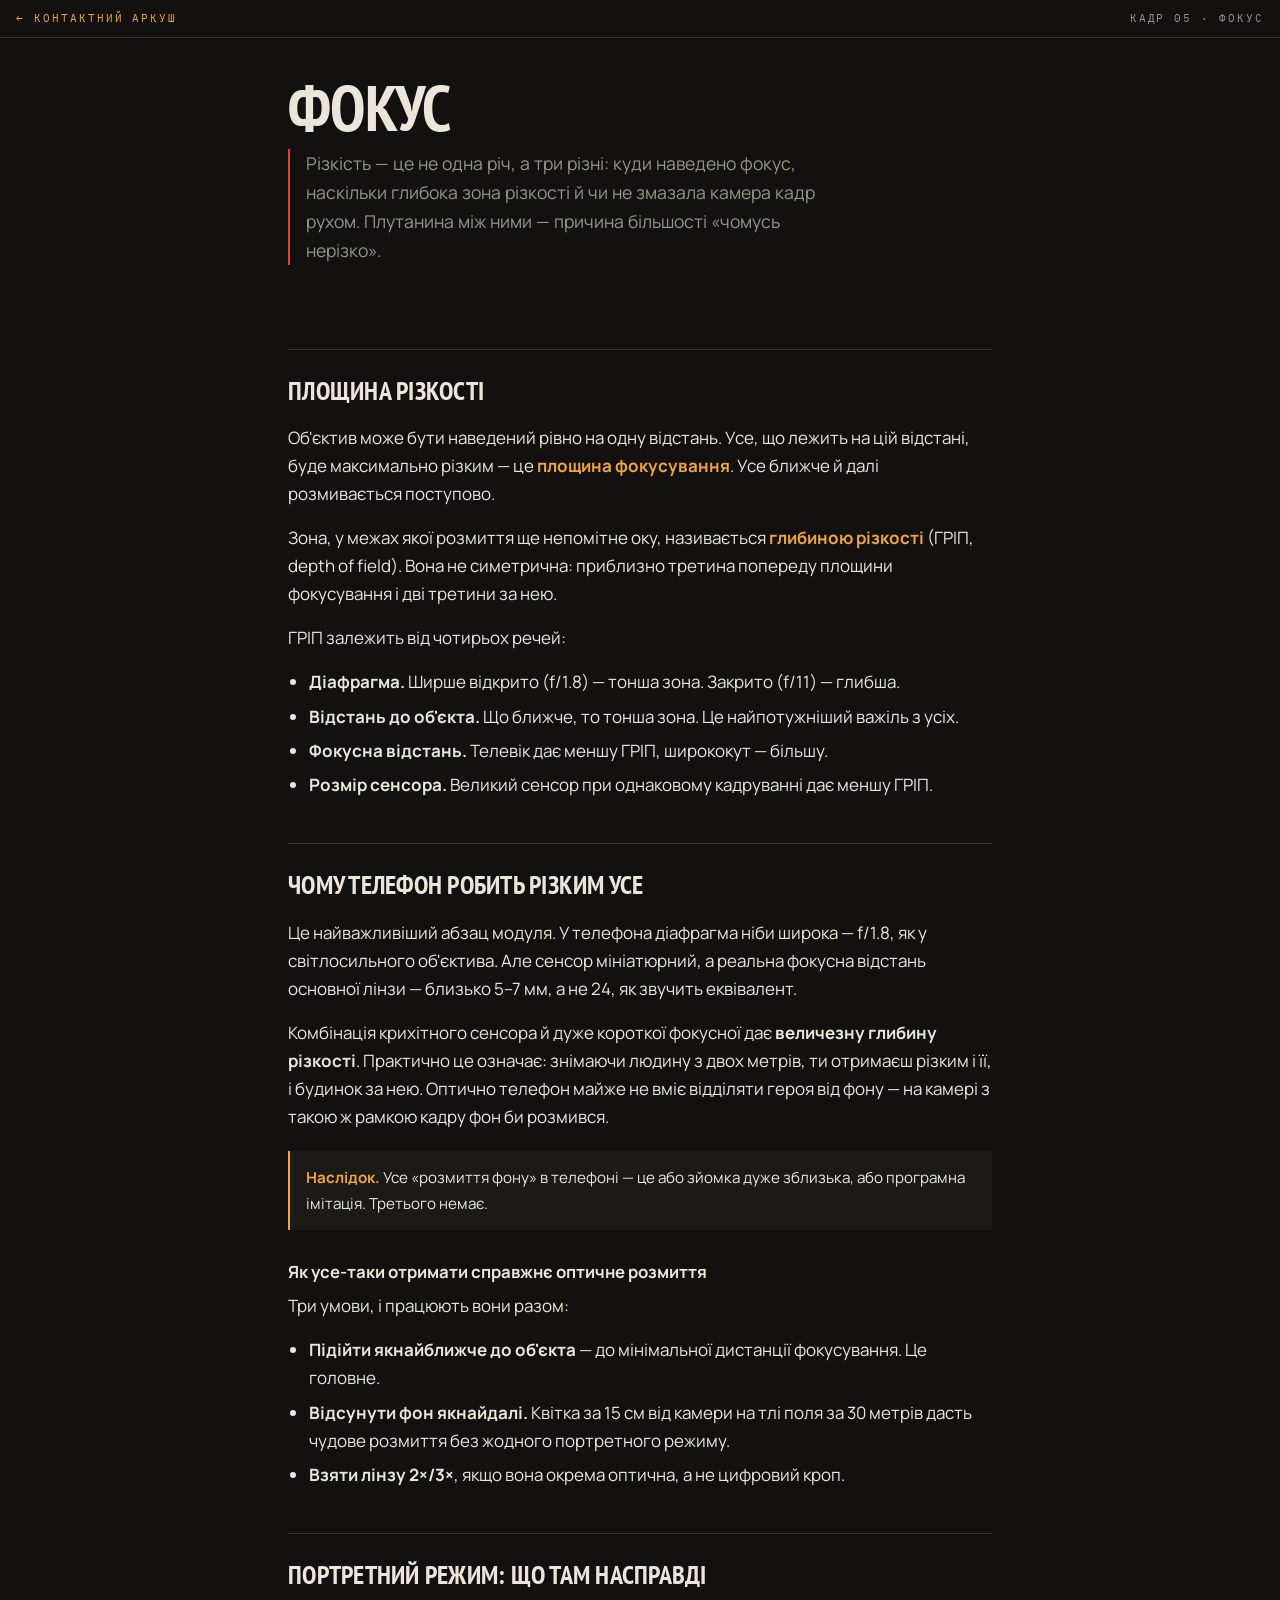
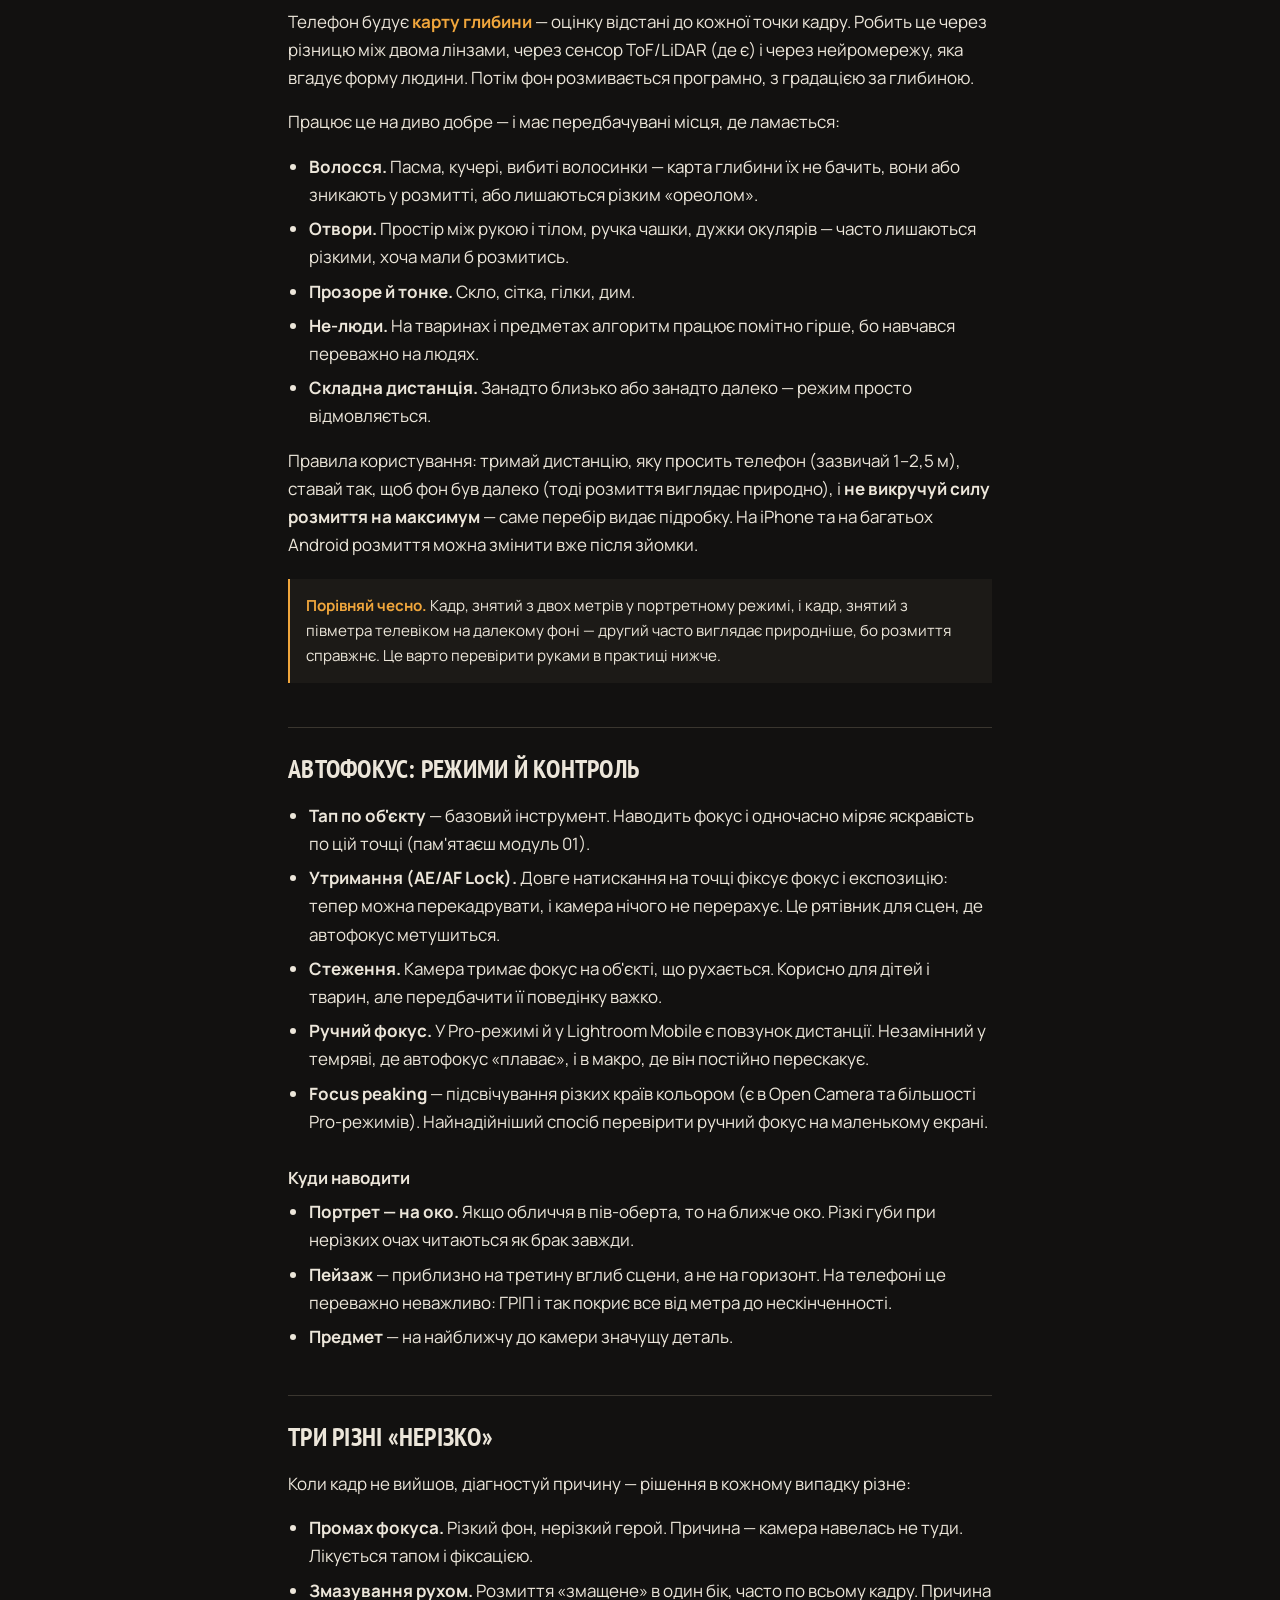
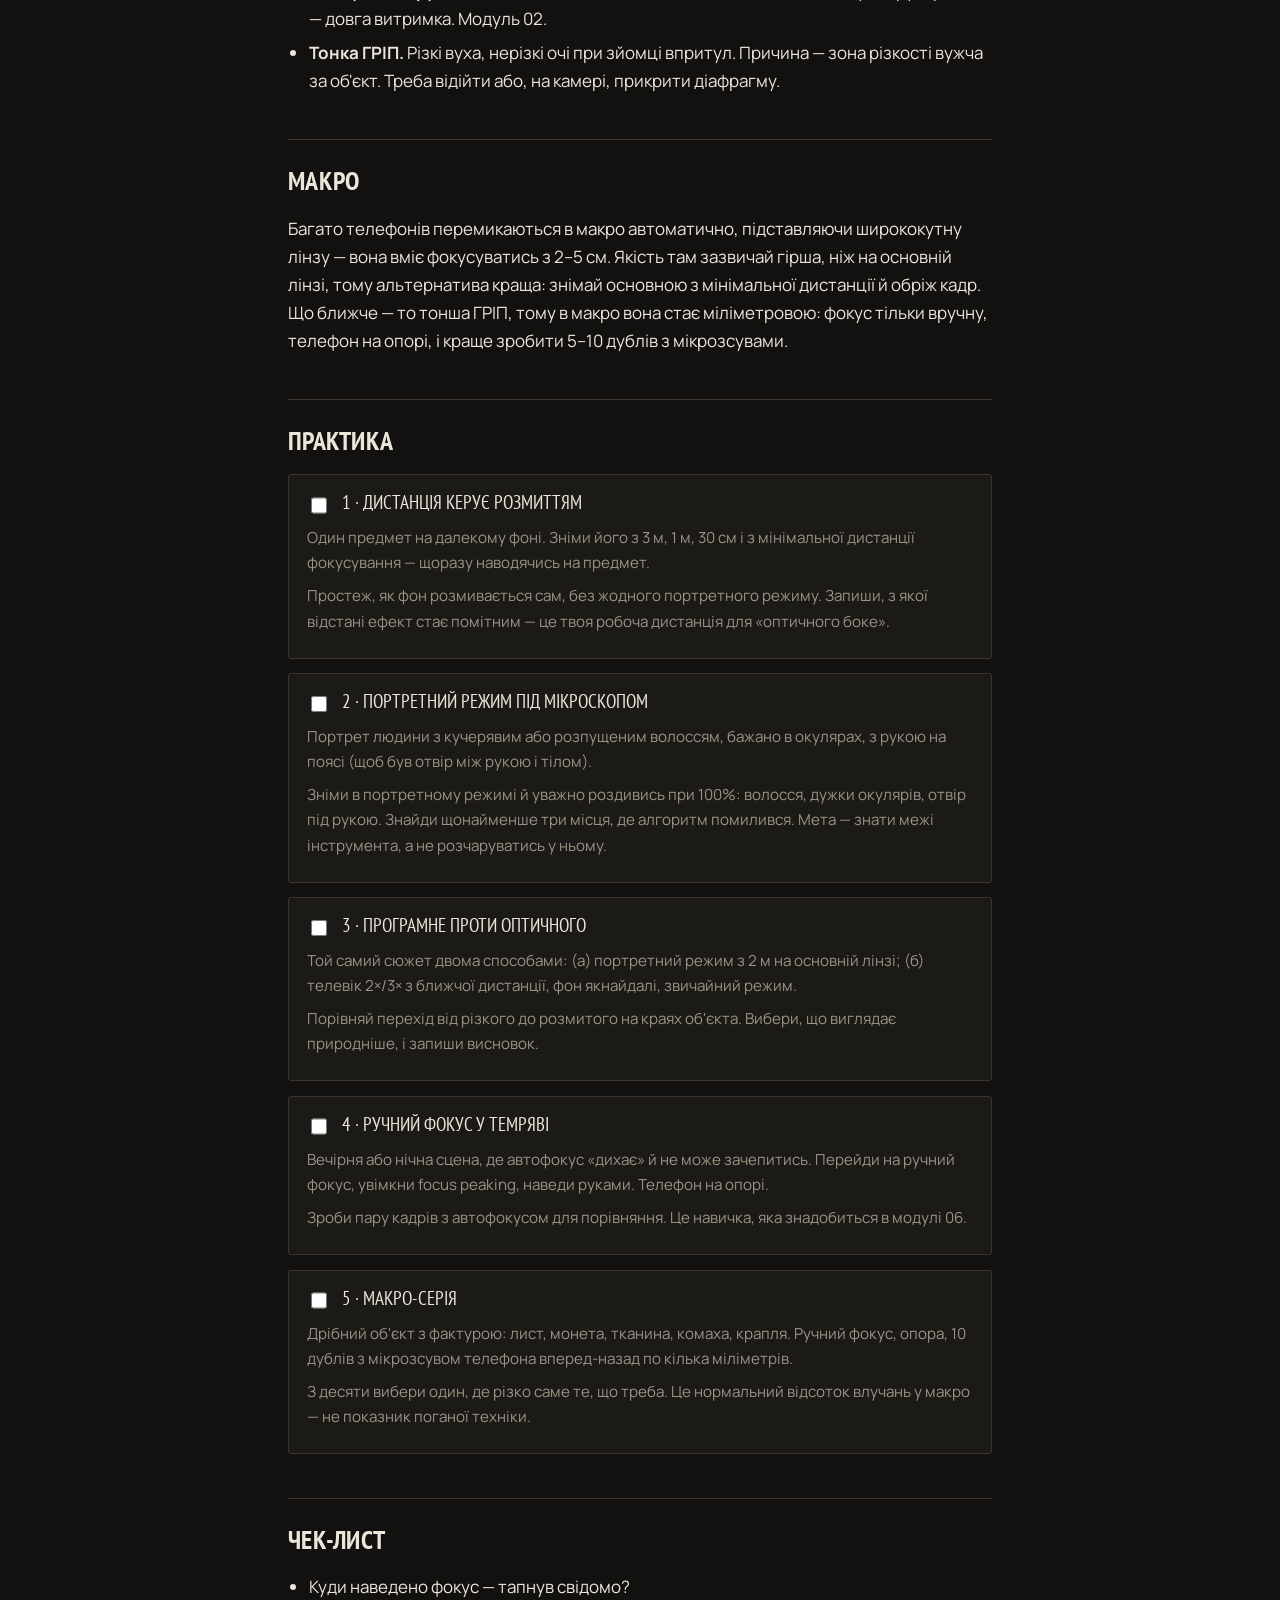
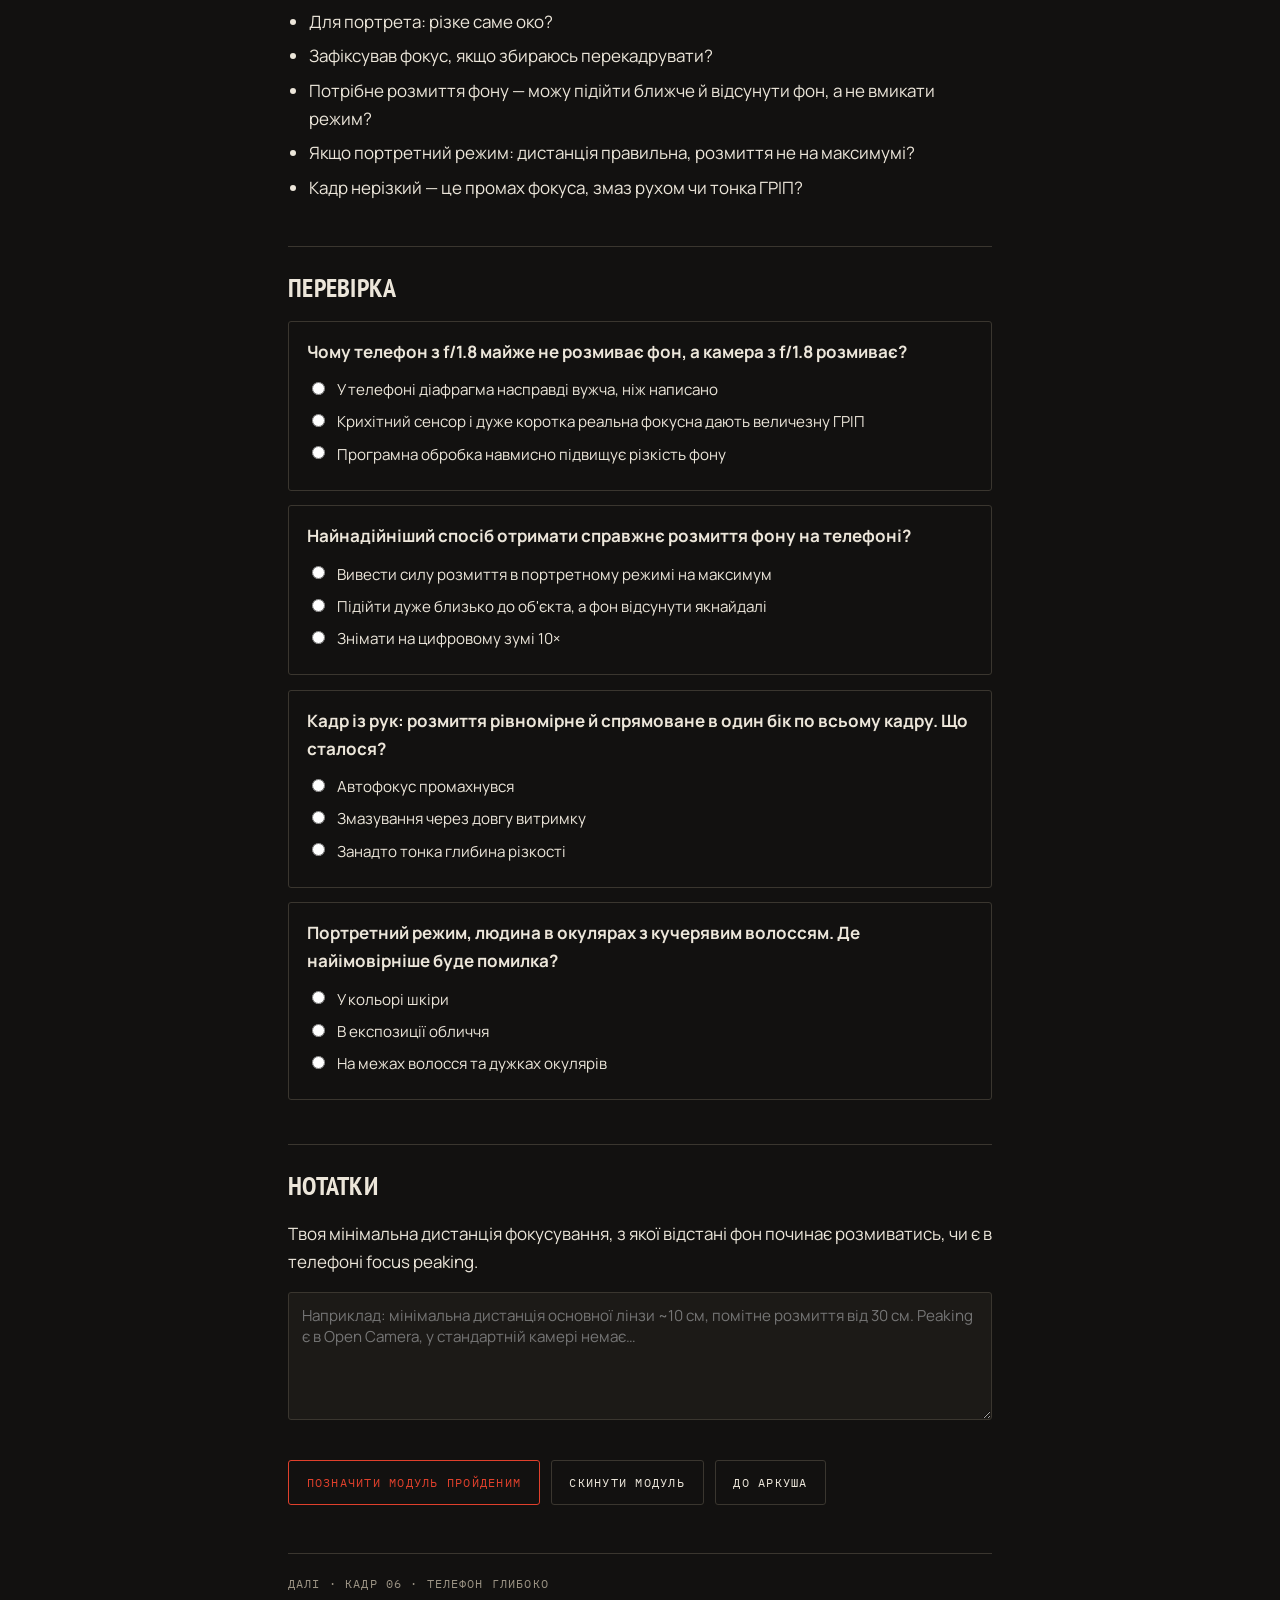
<file: 05-focus.html>
<!DOCTYPE html>
<html lang="uk">
<head>
<meta charset="utf-8">
<meta name="viewport" content="width=device-width, initial-scale=1">
<title>Кадр 05 · Фокус</title>
<link rel="preconnect" href="https://fonts.googleapis.com">
<link rel="preconnect" href="https://fonts.gstatic.com" crossorigin>
<link href="https://fonts.googleapis.com/css2?family=PT+Sans+Narrow:wght@400;700&family=Manrope:wght@400;700&family=IBM+Plex+Mono:wght@400;500&display=swap" rel="stylesheet">
<link rel="stylesheet" href="assets/style.css">
</head>
<body data-module="05">

<div class="leader">
  <a class="back" href="index.html">← контактний аркуш</a>
  <span>кадр 05 · фокус</span>
</div>

<div class="wrap module">

  <header class="masthead">
    <h1>Фокус</h1>
    <p class="lede">Різкість — це не одна річ, а три різні: куди наведено фокус, наскільки глибока зона різкості й чи не змазала камера кадр рухом. Плутанина між ними — причина більшості «чомусь нерізко».</p>
  </header>

  <h2>Площина різкості</h2>

  <p>Об'єктив може бути наведений рівно на одну відстань. Усе, що лежить на цій відстані, буде максимально різким — це <span class="term">площина фокусування</span>. Усе ближче й далі розмивається поступово.</p>

  <p>Зона, у межах якої розмиття ще непомітне оку, називається <span class="term">глибиною різкості</span> (ГРІП, depth of field). Вона не симетрична: приблизно третина попереду площини фокусування і дві третини за нею.</p>

  <p>ГРІП залежить від чотирьох речей:</p>
  <ul>
    <li><strong>Діафрагма.</strong> Ширше відкрито (f/1.8) — тонша зона. Закрито (f/11) — глибша.</li>
    <li><strong>Відстань до об'єкта.</strong> Що ближче, то тонша зона. Це найпотужніший важіль з усіх.</li>
    <li><strong>Фокусна відстань.</strong> Телевік дає меншу ГРІП, ширококут — більшу.</li>
    <li><strong>Розмір сенсора.</strong> Великий сенсор при однаковому кадруванні дає меншу ГРІП.</li>
  </ul>

  <h2>Чому телефон робить різким усе</h2>

  <p>Це найважливіший абзац модуля. У телефона діафрагма ніби широка — f/1.8, як у світлосильного об'єктива. Але сенсор мініатюрний, а реальна фокусна відстань основної лінзи — близько 5–7 мм, а не 24, як звучить еквівалент.</p>

  <p>Комбінація крихітного сенсора й дуже короткої фокусної дає <strong>величезну глибину різкості</strong>. Практично це означає: знімаючи людину з двох метрів, ти отримаєш різким і її, і будинок за нею. Оптично телефон майже не вміє відділяти героя від фону — на камері з такою ж рамкою кадру фон би розмився.</p>

  <div class="note">
    <strong>Наслідок.</strong> Усе «розмиття фону» в телефоні — це або зйомка дуже зблизька, або програмна імітація. Третього немає.
  </div>

  <h3>Як усе-таки отримати справжнє оптичне розмиття</h3>
  <p>Три умови, і працюють вони разом:</p>
  <ul>
    <li><strong>Підійти якнайближче до об'єкта</strong> — до мінімальної дистанції фокусування. Це головне.</li>
    <li><strong>Відсунути фон якнайдалі.</strong> Квітка за 15 см від камери на тлі поля за 30 метрів дасть чудове розмиття без жодного портретного режиму.</li>
    <li><strong>Взяти лінзу 2×/3×</strong>, якщо вона окрема оптична, а не цифровий кроп.</li>
  </ul>

  <h2>Портретний режим: що там насправді</h2>

  <p>Телефон будує <span class="term">карту глибини</span> — оцінку відстані до кожної точки кадру. Робить це через різницю між двома лінзами, через сенсор ToF/LiDAR (де є) і через нейромережу, яка вгадує форму людини. Потім фон розмивається програмно, з градацією за глибиною.</p>

  <p>Працює це на диво добре — і має передбачувані місця, де ламається:</p>
  <ul>
    <li><strong>Волосся.</strong> Пасма, кучері, вибиті волосинки — карта глибини їх не бачить, вони або зникають у розмитті, або лишаються різким «ореолом».</li>
    <li><strong>Отвори.</strong> Простір між рукою і тілом, ручка чашки, дужки окулярів — часто лишаються різкими, хоча мали б розмитись.</li>
    <li><strong>Прозоре й тонке.</strong> Скло, сітка, гілки, дим.</li>
    <li><strong>Не-люди.</strong> На тваринах і предметах алгоритм працює помітно гірше, бо навчався переважно на людях.</li>
    <li><strong>Складна дистанція.</strong> Занадто близько або занадто далеко — режим просто відмовляється.</li>
  </ul>

  <p>Правила користування: тримай дистанцію, яку просить телефон (зазвичай 1–2,5 м), ставай так, щоб фон був далеко (тоді розмиття виглядає природно), і <strong>не викручуй силу розмиття на максимум</strong> — саме перебір видає підробку. На iPhone та на багатьох Android розмиття можна змінити вже після зйомки.</p>

  <div class="note">
    <strong>Порівняй чесно.</strong> Кадр, знятий з двох метрів у портретному режимі, і кадр, знятий з півметра телевіком на далекому фоні — другий часто виглядає природніше, бо розмиття справжнє. Це варто перевірити руками в практиці нижче.
  </div>

  <h2>Автофокус: режими й контроль</h2>

  <ul>
    <li><strong>Тап по об'єкту</strong> — базовий інструмент. Наводить фокус і одночасно міряє яскравість по цій точці (пам'ятаєш модуль 01).</li>
    <li><strong>Утримання (AE/AF Lock).</strong> Довге натискання на точці фіксує фокус і експозицію: тепер можна перекадрувати, і камера нічого не перерахує. Це рятівник для сцен, де автофокус метушиться.</li>
    <li><strong>Стеження.</strong> Камера тримає фокус на об'єкті, що рухається. Корисно для дітей і тварин, але передбачити її поведінку важко.</li>
    <li><strong>Ручний фокус.</strong> У Pro-режимі й у Lightroom Mobile є повзунок дистанції. Незамінний у темряві, де автофокус «плаває», і в макро, де він постійно перескакує.</li>
    <li><strong>Focus peaking</strong> — підсвічування різких країв кольором (є в Open Camera та більшості Pro-режимів). Найнадійніший спосіб перевірити ручний фокус на маленькому екрані.</li>
  </ul>

  <h3>Куди наводити</h3>
  <ul>
    <li><strong>Портрет — на око.</strong> Якщо обличчя в пів-оберта, то на ближче око. Різкі губи при нерізких очах читаються як брак завжди.</li>
    <li><strong>Пейзаж</strong> — приблизно на третину вглиб сцени, а не на горизонт. На телефоні це переважно неважливо: ГРІП і так покриє все від метра до нескінченності.</li>
    <li><strong>Предмет</strong> — на найближчу до камери значущу деталь.</li>
  </ul>

  <h2>Три різні «нерізко»</h2>

  <p>Коли кадр не вийшов, діагностуй причину — рішення в кожному випадку різне:</p>
  <ul>
    <li><strong>Промах фокуса.</strong> Різкий фон, нерізкий герой. Причина — камера навелась не туди. Лікується тапом і фіксацією.</li>
    <li><strong>Змазування рухом.</strong> Розмиття «змащене» в один бік, часто по всьому кадру. Причина — довга витримка. Модуль 02.</li>
    <li><strong>Тонка ГРІП.</strong> Різкі вуха, нерізкі очі при зйомці впритул. Причина — зона різкості вужча за об'єкт. Треба відійти або, на камері, прикрити діафрагму.</li>
  </ul>

  <h2>Макро</h2>

  <p>Багато телефонів перемикаються в макро автоматично, підставляючи ширококутну лінзу — вона вміє фокусуватись з 2–5 см. Якість там зазвичай гірша, ніж на основній лінзі, тому альтернатива краща: знімай основною з мінімальної дистанції й обріж кадр. Що ближче — то тонша ГРІП, тому в макро вона стає міліметровою: фокус тільки вручну, телефон на опорі, і краще зробити 5–10 дублів з мікрозсувами.</p>

  <h2>Практика</h2>

  <div class="task">
    <label class="task-head"><input type="checkbox" data-task="t1"><span>1 · Дистанція керує розмиттям</span></label>
    <div class="task-body">
      <p>Один предмет на далекому фоні. Зніми його з 3 м, 1 м, 30 см і з мінімальної дистанції фокусування — щоразу наводячись на предмет.</p>
      <p>Простеж, як фон розмивається сам, без жодного портретного режиму. Запиши, з якої відстані ефект стає помітним — це твоя робоча дистанція для «оптичного боке».</p>
    </div>
  </div>

  <div class="task">
    <label class="task-head"><input type="checkbox" data-task="t2"><span>2 · Портретний режим під мікроскопом</span></label>
    <div class="task-body">
      <p>Портрет людини з кучерявим або розпущеним волоссям, бажано в окулярах, з рукою на поясі (щоб був отвір між рукою і тілом).</p>
      <p>Зніми в портретному режимі й уважно роздивись при 100%: волосся, дужки окулярів, отвір під рукою. Знайди щонайменше три місця, де алгоритм помилився. Мета — знати межі інструмента, а не розчаруватись у ньому.</p>
    </div>
  </div>

  <div class="task">
    <label class="task-head"><input type="checkbox" data-task="t3"><span>3 · Програмне проти оптичного</span></label>
    <div class="task-body">
      <p>Той самий сюжет двома способами: (а) портретний режим з 2 м на основній лінзі; (б) телевік 2×/3× з ближчої дистанції, фон якнайдалі, звичайний режим.</p>
      <p>Порівняй перехід від різкого до розмитого на краях об'єкта. Вибери, що виглядає природніше, і запиши висновок.</p>
    </div>
  </div>

  <div class="task">
    <label class="task-head"><input type="checkbox" data-task="t4"><span>4 · Ручний фокус у темряві</span></label>
    <div class="task-body">
      <p>Вечірня або нічна сцена, де автофокус «дихає» й не може зачепитись. Перейди на ручний фокус, увімкни focus peaking, наведи руками. Телефон на опорі.</p>
      <p>Зроби пару кадрів з автофокусом для порівняння. Це навичка, яка знадобиться в модулі 06.</p>
    </div>
  </div>

  <div class="task">
    <label class="task-head"><input type="checkbox" data-task="t5"><span>5 · Макро-серія</span></label>
    <div class="task-body">
      <p>Дрібний об'єкт з фактурою: лист, монета, тканина, комаха, крапля. Ручний фокус, опора, 10 дублів з мікрозсувом телефона вперед-назад по кілька міліметрів.</p>
      <p>З десяти вибери один, де різко саме те, що треба. Це нормальний відсоток влучань у макро — не показник поганої техніки.</p>
    </div>
  </div>

  <h2>Чек-лист</h2>
  <ul>
    <li>Куди наведено фокус — тапнув свідомо?</li>
    <li>Для портрета: різке саме око?</li>
    <li>Зафіксував фокус, якщо збираюсь перекадрувати?</li>
    <li>Потрібне розмиття фону — можу підійти ближче й відсунути фон, а не вмикати режим?</li>
    <li>Якщо портретний режим: дистанція правильна, розмиття не на максимумі?</li>
    <li>Кадр нерізкий — це промах фокуса, змаз рухом чи тонка ГРІП?</li>
  </ul>

  <h2>Перевірка</h2>

  <div class="quiz-q" data-q="q1">
    <p>Чому телефон з f/1.8 майже не розмиває фон, а камера з f/1.8 розмиває?</p>
    <label class="opt"><input type="radio" name="q1" value="a"> <span>У телефоні діафрагма насправді вужча, ніж написано</span></label>
    <label class="opt"><input type="radio" name="q1" value="b" data-correct="1"> <span>Крихітний сенсор і дуже коротка реальна фокусна дають величезну ГРІП</span></label>
    <label class="opt"><input type="radio" name="q1" value="c"> <span>Програмна обробка навмисно підвищує різкість фону</span></label>
    <p class="verdict" data-ok="Тому розмиття доводиться або заробляти дистанцією, або імітувати." data-no="Реальна фокусна основної лінзи телефона — близько 5–7 мм. При такій фокусній і такому сенсорі зона різкості охоплює майже все."></p>
  </div>

  <div class="quiz-q" data-q="q2">
    <p>Найнадійніший спосіб отримати справжнє розмиття фону на телефоні?</p>
    <label class="opt"><input type="radio" name="q2" value="a"> <span>Вивести силу розмиття в портретному режимі на максимум</span></label>
    <label class="opt"><input type="radio" name="q2" value="b" data-correct="1"> <span>Підійти дуже близько до об'єкта, а фон відсунути якнайдалі</span></label>
    <label class="opt"><input type="radio" name="q2" value="c"> <span>Знімати на цифровому зумі 10×</span></label>
    <p class="verdict" data-ok="Дистанція — найсильніший важіль ГРІП, і він безкоштовний." data-no="Оптика реагує на дистанцію: близький об'єкт плюс далекий фон дають справжнє розмиття без алгоритмів."></p>
  </div>

  <div class="quiz-q" data-q="q3">
    <p>Кадр із рук: розмиття рівномірне й спрямоване в один бік по всьому кадру. Що сталося?</p>
    <label class="opt"><input type="radio" name="q3" value="a"> <span>Автофокус промахнувся</span></label>
    <label class="opt"><input type="radio" name="q3" value="b" data-correct="1"> <span>Змазування через довгу витримку</span></label>
    <label class="opt"><input type="radio" name="q3" value="c"> <span>Занадто тонка глибина різкості</span></label>
    <p class="verdict" data-ok="Промах фокуса лишив би різким хоч щось на іншій відстані." data-no="При промаху фокуса щось у кадрі все одно різке. Рівномірний змаз в один бік — це рух камери під час експозиції."></p>
  </div>

  <div class="quiz-q" data-q="q4">
    <p>Портретний режим, людина в окулярах з кучерявим волоссям. Де найімовірніше буде помилка?</p>
    <label class="opt"><input type="radio" name="q4" value="a"> <span>У кольорі шкіри</span></label>
    <label class="opt"><input type="radio" name="q4" value="b"> <span>В експозиції обличчя</span></label>
    <label class="opt"><input type="radio" name="q4" value="c" data-correct="1"> <span>На межах волосся та дужках окулярів</span></label>
    <p class="verdict" data-ok="Карта глибини не справляється з тонкими й напівпрозорими деталями." data-no="Алгоритм розрізає кадр на «герой» і «фон». Тонкі пасма й дужки окулярів потрапляють між цими категоріями."></p>
  </div>

  <h2>Нотатки</h2>
  <p>Твоя мінімальна дистанція фокусування, з якої відстані фон починає розмиватись, чи є в телефоні focus peaking.</p>
  <textarea class="notes" placeholder="Наприклад: мінімальна дистанція основної лінзи ~10 см, помітне розмиття від 30 см. Peaking є в Open Camera, у стандартній камері немає…"></textarea>

  <div class="btn-row">
    <button class="primary" data-done>Позначити модуль пройденим</button>
    <button data-reset-module>Скинути модуль</button>
    <a class="btn" href="index.html">До аркуша</a>
    <span class="saved">Збережено</span>
  </div>

  <div class="foot">Далі · кадр 06 · телефон глибоко</div>
</div>

<script src="assets/course.js"></script>
</body>
</html>
</file>
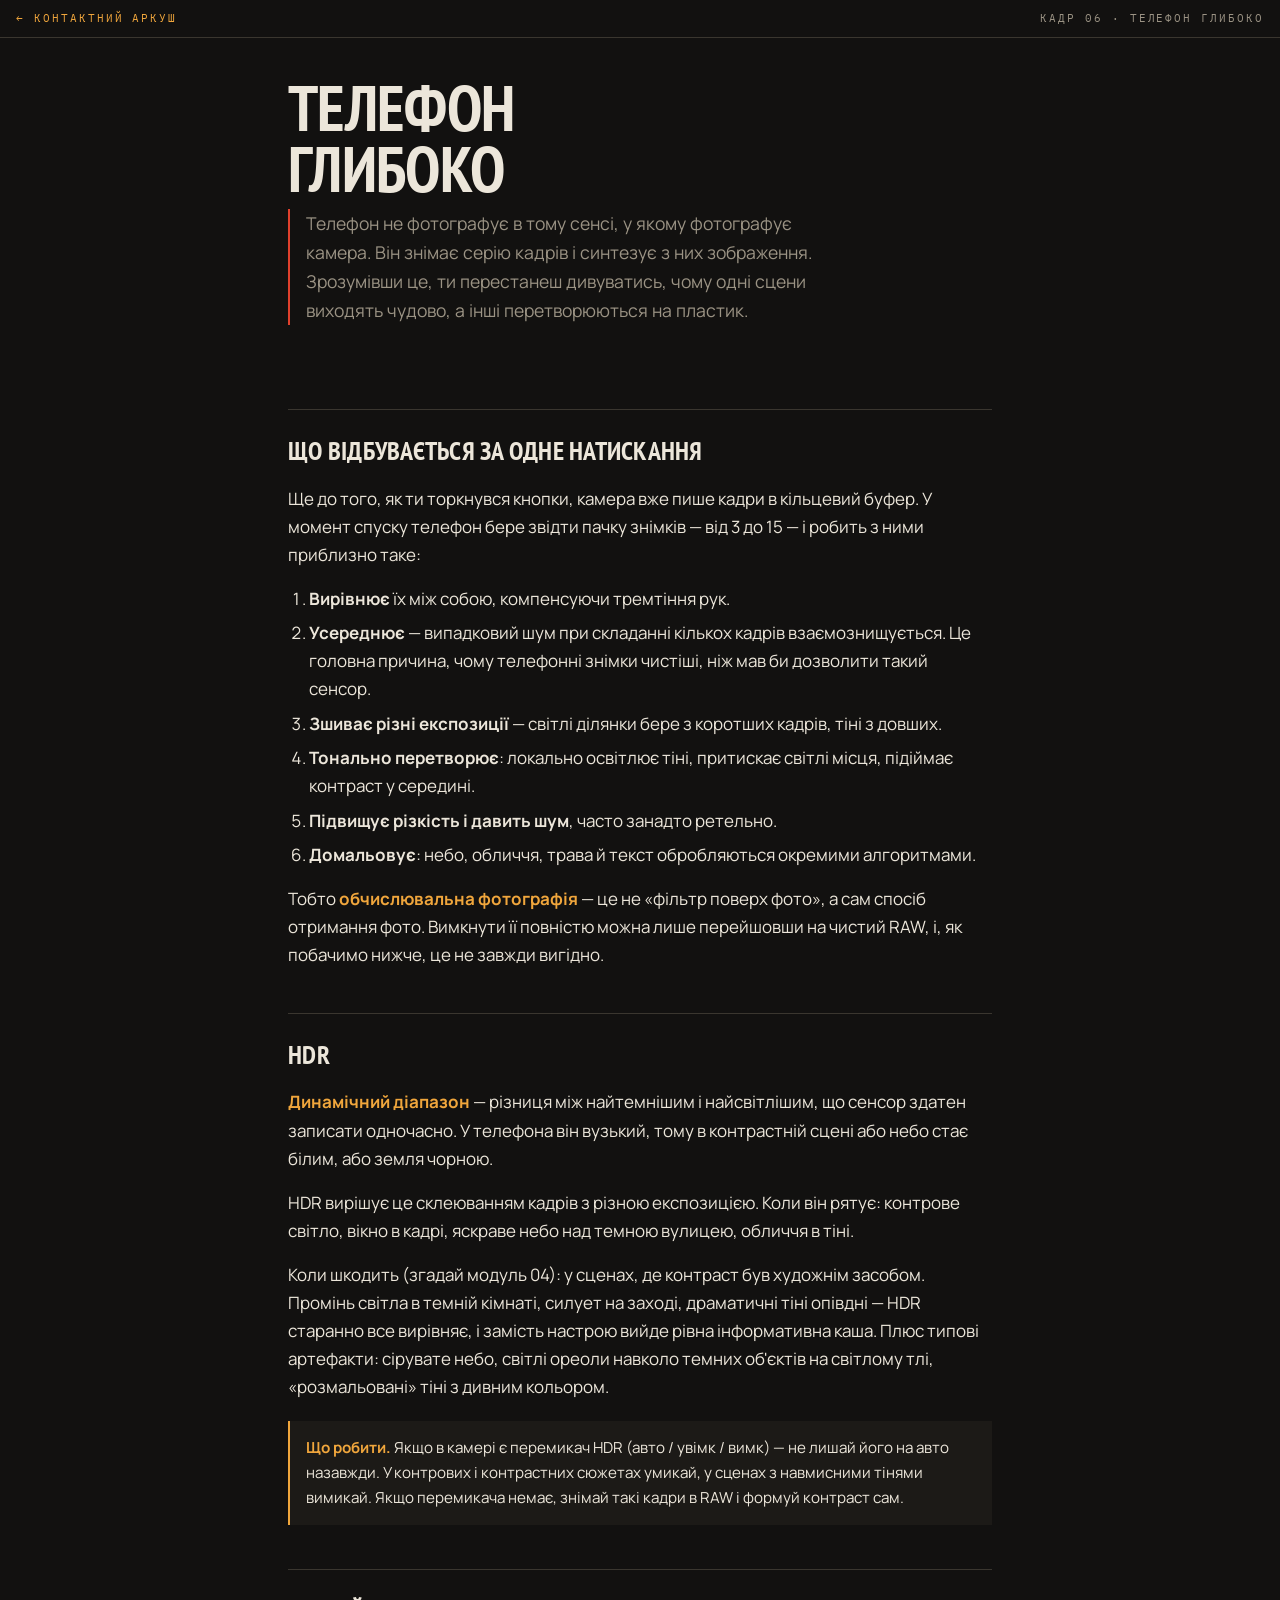
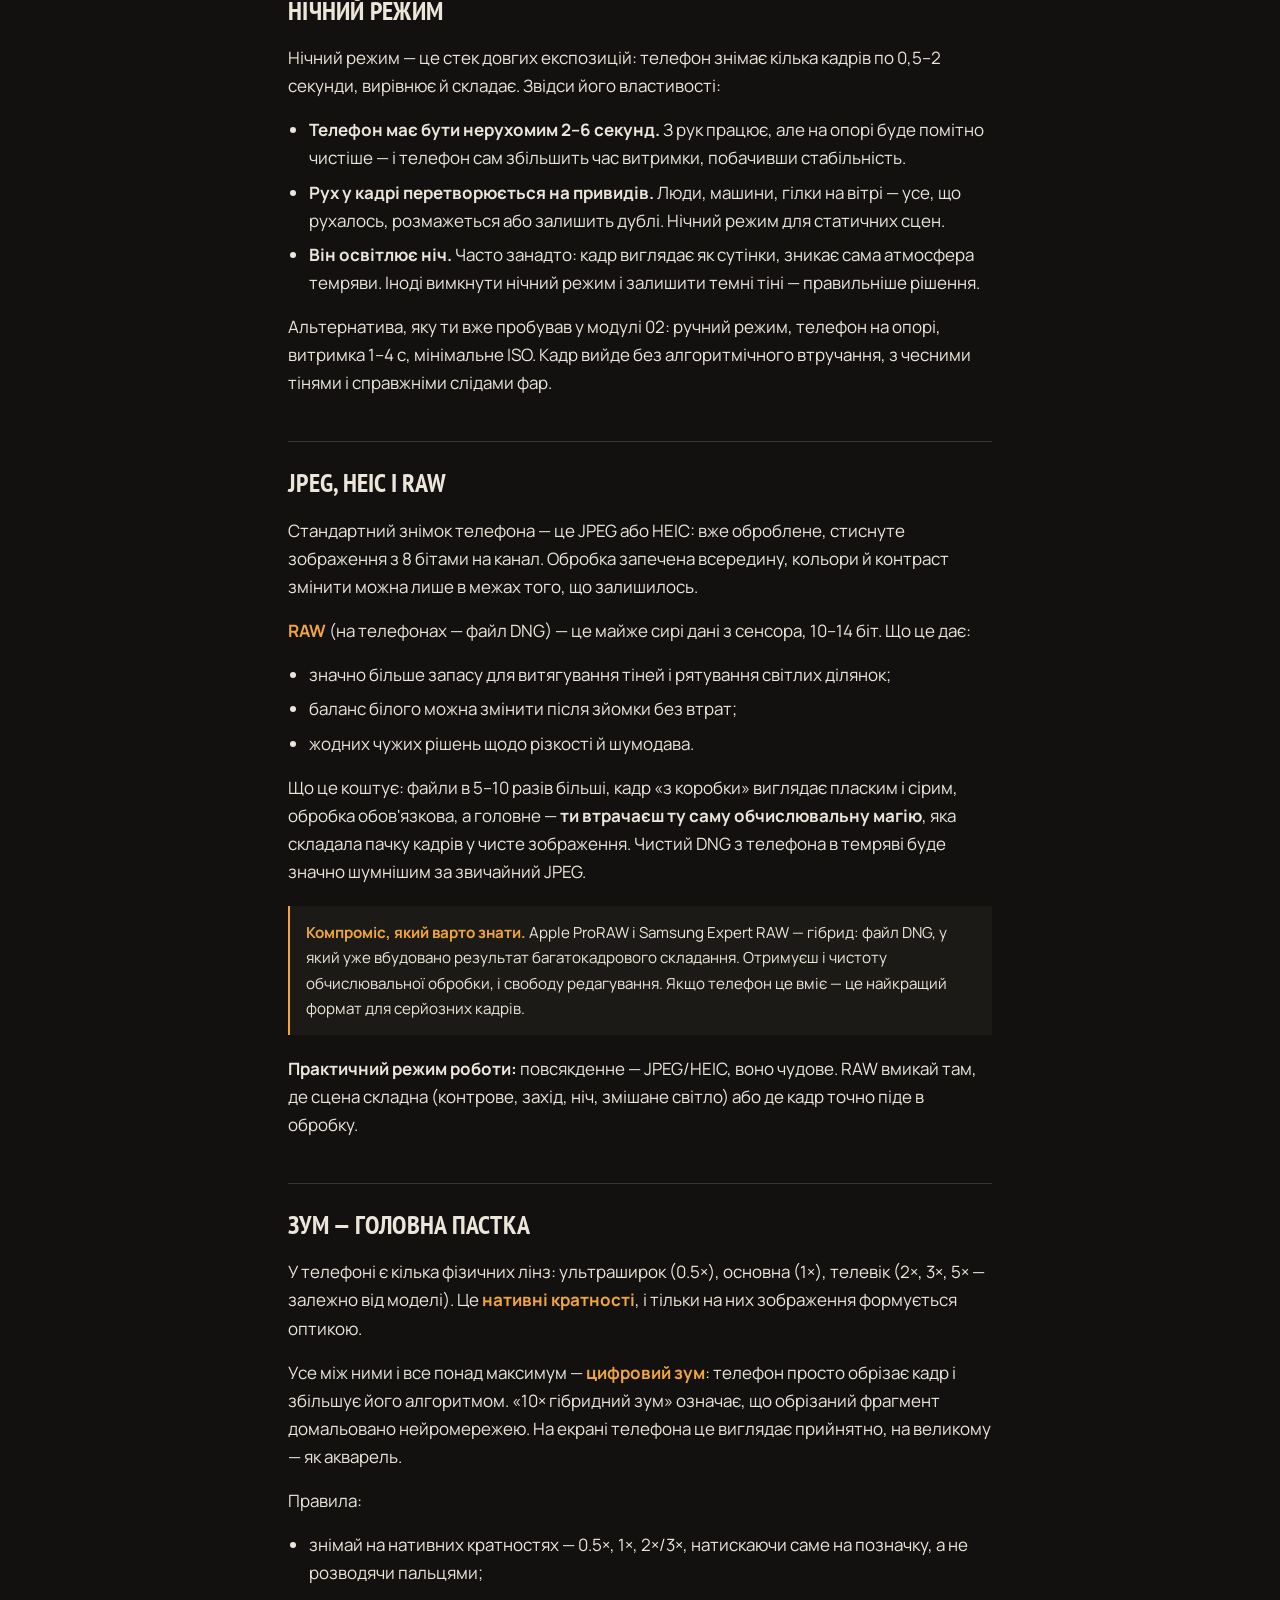
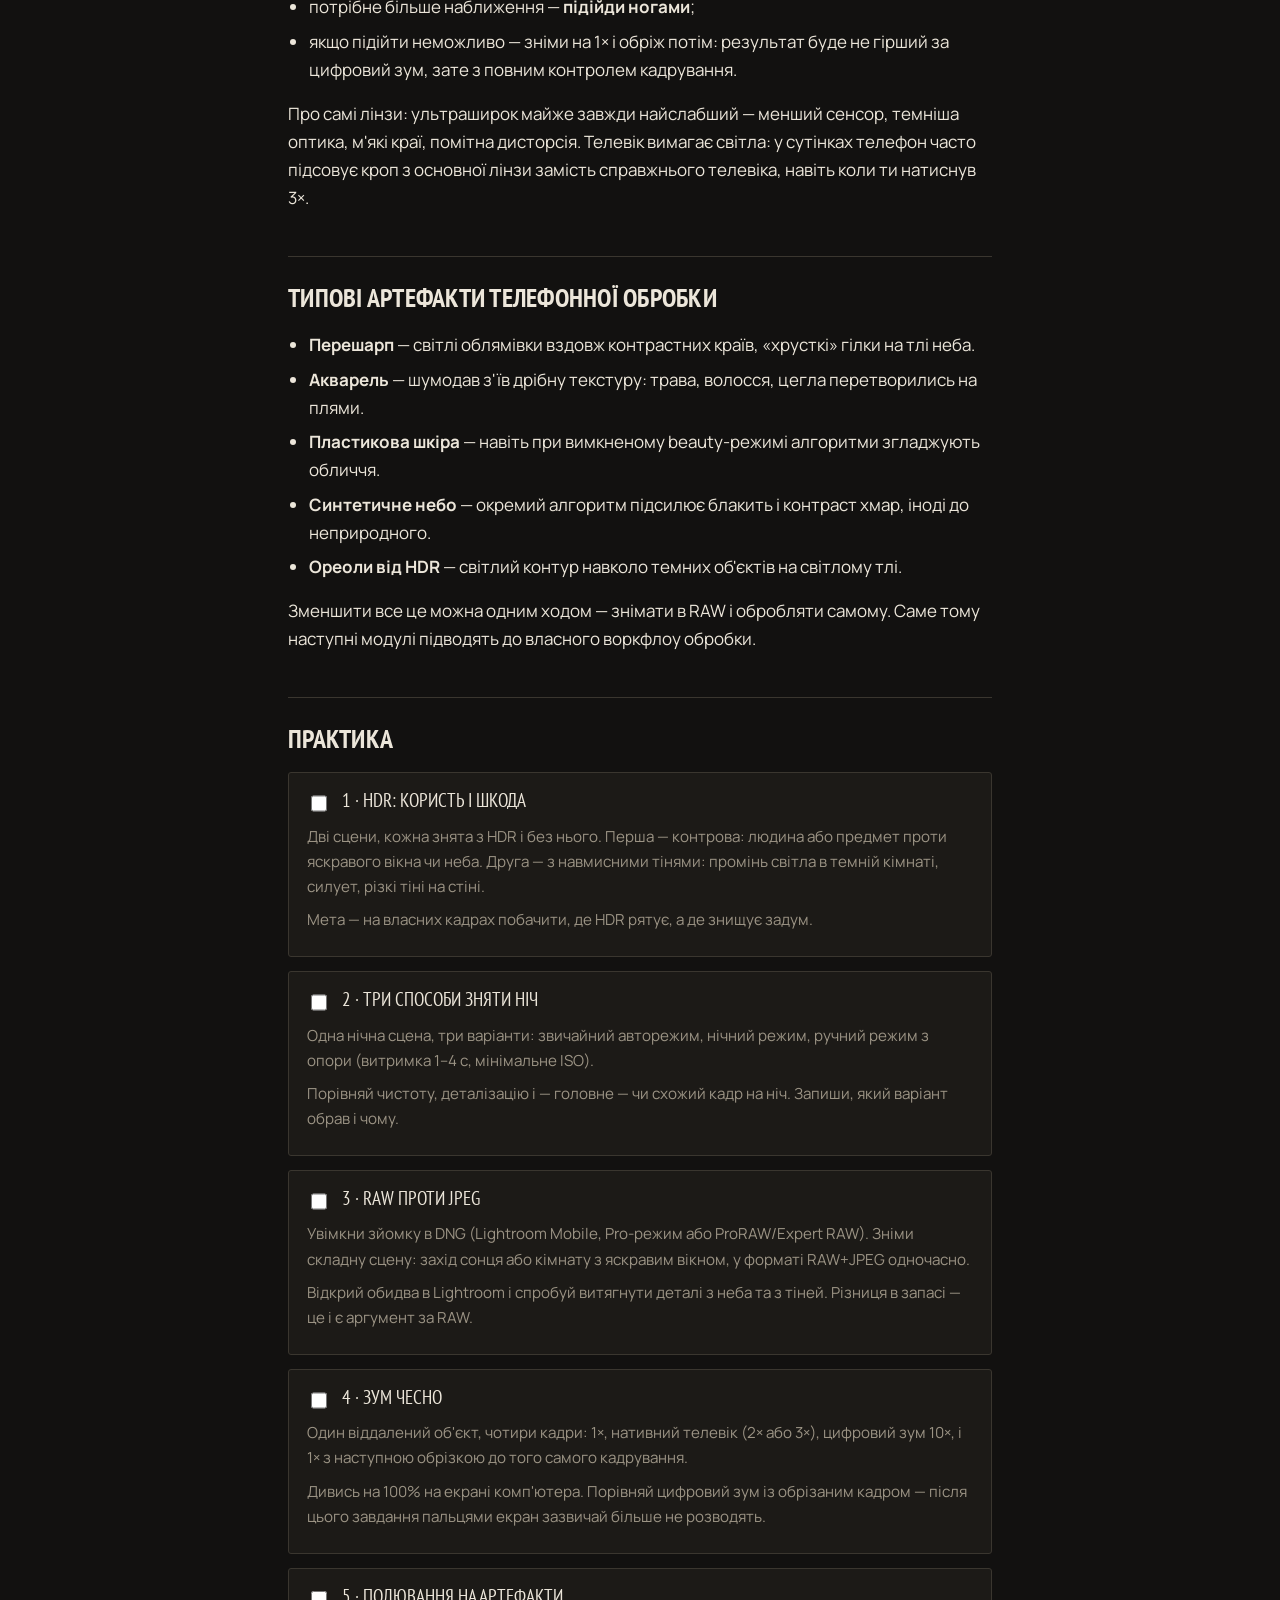
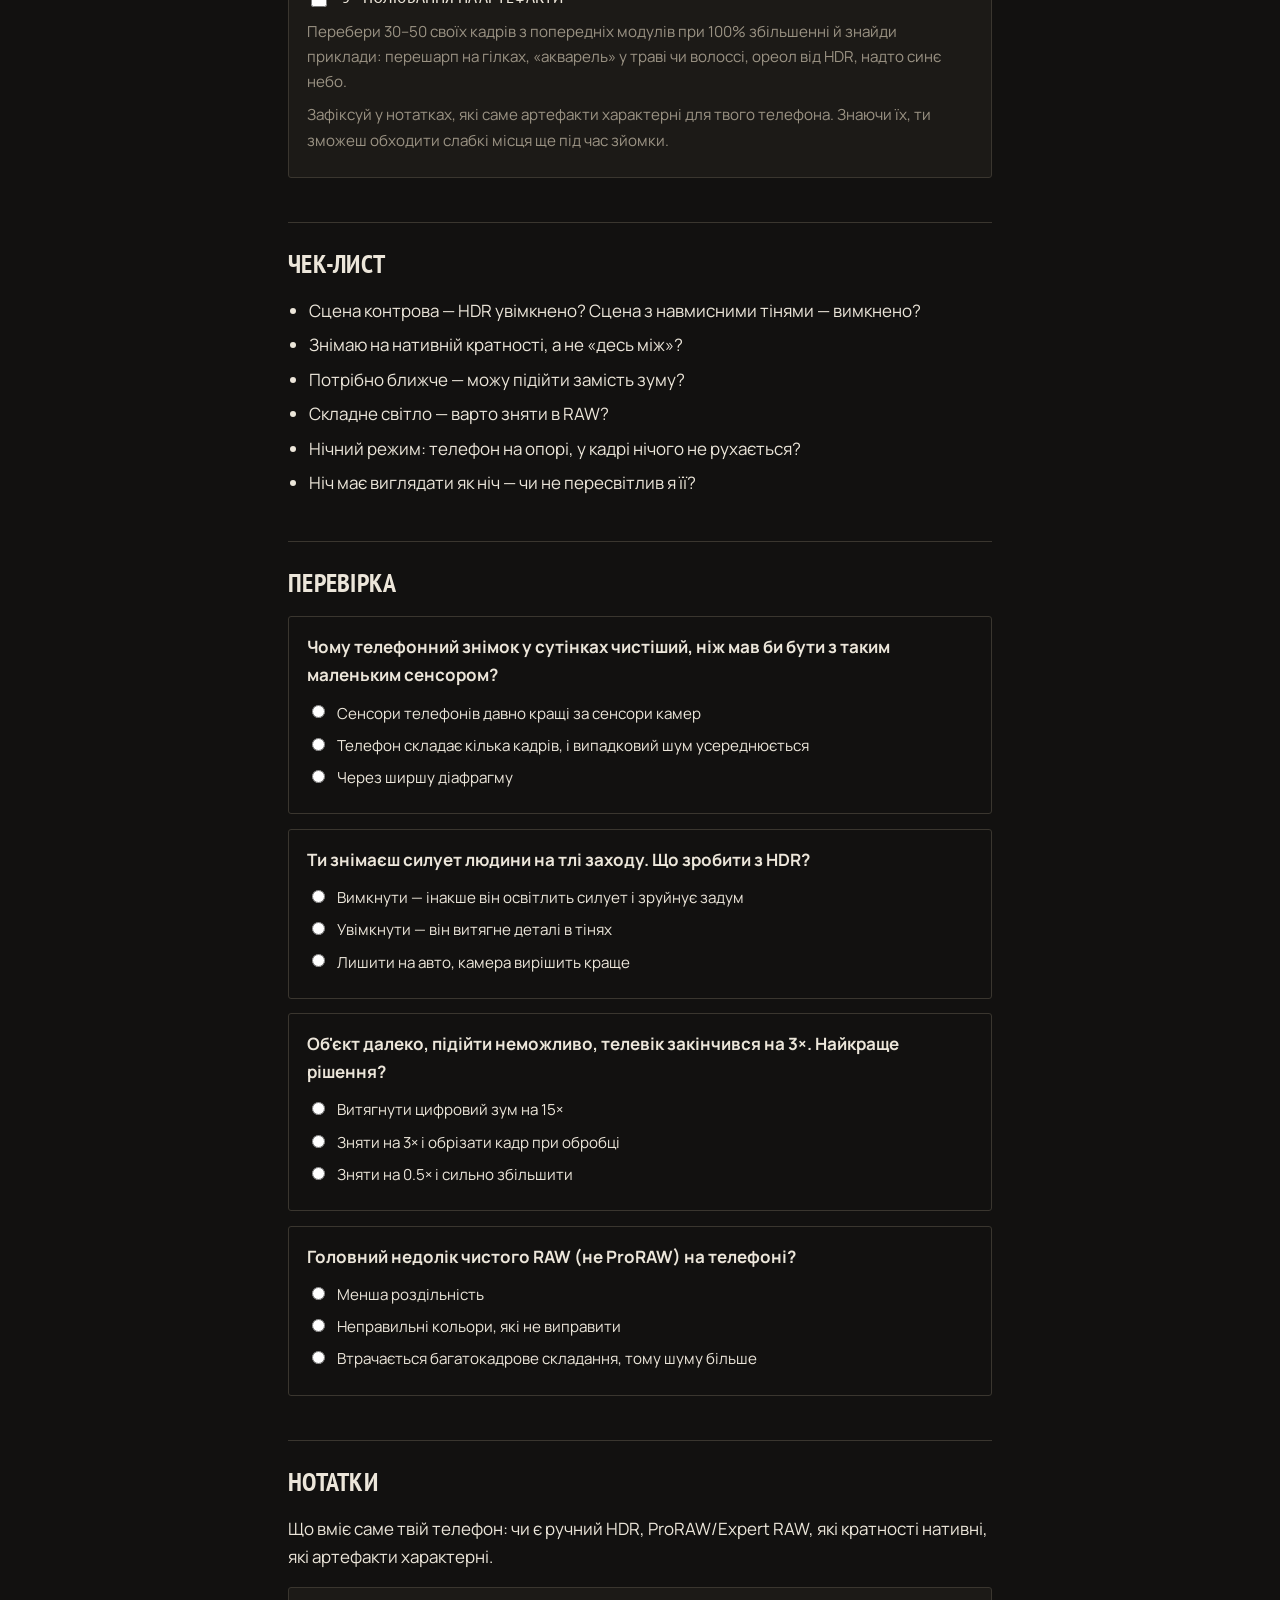
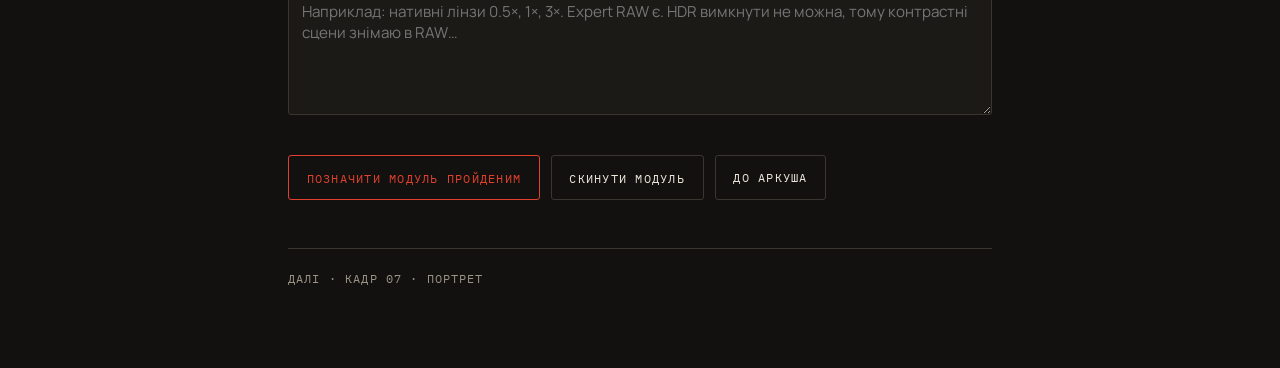
<file: 06-phone.html>
<!DOCTYPE html>
<html lang="uk">
<head>
<meta charset="utf-8">
<meta name="viewport" content="width=device-width, initial-scale=1">
<title>Кадр 06 · Телефон глибоко</title>
<link rel="preconnect" href="https://fonts.googleapis.com">
<link rel="preconnect" href="https://fonts.gstatic.com" crossorigin>
<link href="https://fonts.googleapis.com/css2?family=PT+Sans+Narrow:wght@400;700&family=Manrope:wght@400;700&family=IBM+Plex+Mono:wght@400;500&display=swap" rel="stylesheet">
<link rel="stylesheet" href="assets/style.css">
</head>
<body data-module="06">

<div class="leader">
  <a class="back" href="index.html">← контактний аркуш</a>
  <span>кадр 06 · телефон глибоко</span>
</div>

<div class="wrap module">

  <header class="masthead">
    <h1>Телефон<br>глибоко</h1>
    <p class="lede">Телефон не фотографує в тому сенсі, у якому фотографує камера. Він знімає серію кадрів і синтезує з них зображення. Зрозумівши це, ти перестанеш дивуватись, чому одні сцени виходять чудово, а інші перетворюються на пластик.</p>
  </header>

  <h2>Що відбувається за одне натискання</h2>

  <p>Ще до того, як ти торкнувся кнопки, камера вже пише кадри в кільцевий буфер. У момент спуску телефон бере звідти пачку знімків — від 3 до 15 — і робить з ними приблизно таке:</p>

  <ol>
    <li><strong>Вирівнює</strong> їх між собою, компенсуючи тремтіння рук.</li>
    <li><strong>Усереднює</strong> — випадковий шум при складанні кількох кадрів взаємознищується. Це головна причина, чому телефонні знімки чистіші, ніж мав би дозволити такий сенсор.</li>
    <li><strong>Зшиває різні експозиції</strong> — світлі ділянки бере з коротших кадрів, тіні з довших.</li>
    <li><strong>Тонально перетворює</strong>: локально освітлює тіні, притискає світлі місця, підіймає контраст у середині.</li>
    <li><strong>Підвищує різкість і давить шум</strong>, часто занадто ретельно.</li>
    <li><strong>Домальовує</strong>: небо, обличчя, трава й текст обробляються окремими алгоритмами.</li>
  </ol>

  <p>Тобто <span class="term">обчислювальна фотографія</span> — це не «фільтр поверх фото», а сам спосіб отримання фото. Вимкнути її повністю можна лише перейшовши на чистий RAW, і, як побачимо нижче, це не завжди вигідно.</p>

  <h2>HDR</h2>

  <p><span class="term">Динамічний діапазон</span> — різниця між найтемнішим і найсвітлішим, що сенсор здатен записати одночасно. У телефона він вузький, тому в контрастній сцені або небо стає білим, або земля чорною.</p>

  <p>HDR вирішує це склеюванням кадрів з різною експозицією. Коли він рятує: контрове світло, вікно в кадрі, яскраве небо над темною вулицею, обличчя в тіні.</p>

  <p>Коли шкодить (згадай модуль 04): у сценах, де контраст був художнім засобом. Промінь світла в темній кімнаті, силует на заході, драматичні тіні опівдні — HDR старанно все вирівняє, і замість настрою вийде рівна інформативна каша. Плюс типові артефакти: сірувате небо, світлі ореоли навколо темних об'єктів на світлому тлі, «розмальовані» тіні з дивним кольором.</p>

  <div class="note">
    <strong>Що робити.</strong> Якщо в камері є перемикач HDR (авто / увімк / вимк) — не лишай його на авто назавжди. У контрових і контрастних сюжетах умикай, у сценах з навмисними тінями вимикай. Якщо перемикача немає, знімай такі кадри в RAW і формуй контраст сам.
  </div>

  <h2>Нічний режим</h2>

  <p>Нічний режим — це стек довгих експозицій: телефон знімає кілька кадрів по 0,5–2 секунди, вирівнює й складає. Звідси його властивості:</p>

  <ul>
    <li><strong>Телефон має бути нерухомим 2–6 секунд.</strong> З рук працює, але на опорі буде помітно чистіше — і телефон сам збільшить час витримки, побачивши стабільність.</li>
    <li><strong>Рух у кадрі перетворюється на привидів.</strong> Люди, машини, гілки на вітрі — усе, що рухалось, розмажеться або залишить дублі. Нічний режим для статичних сцен.</li>
    <li><strong>Він освітлює ніч.</strong> Часто занадто: кадр виглядає як сутінки, зникає сама атмосфера темряви. Іноді вимкнути нічний режим і залишити темні тіні — правильніше рішення.</li>
  </ul>

  <p>Альтернатива, яку ти вже пробував у модулі 02: ручний режим, телефон на опорі, витримка 1–4 с, мінімальне ISO. Кадр вийде без алгоритмічного втручання, з чесними тінями і справжніми слідами фар.</p>

  <h2>JPEG, HEIC і RAW</h2>

  <p>Стандартний знімок телефона — це JPEG або HEIC: вже оброблене, стиснуте зображення з 8 бітами на канал. Обробка запечена всередину, кольори й контраст змінити можна лише в межах того, що залишилось.</p>

  <p><span class="term">RAW</span> (на телефонах — файл DNG) — це майже сирі дані з сенсора, 10–14 біт. Що це дає:</p>
  <ul>
    <li>значно більше запасу для витягування тіней і рятування світлих ділянок;</li>
    <li>баланс білого можна змінити після зйомки без втрат;</li>
    <li>жодних чужих рішень щодо різкості й шумодава.</li>
  </ul>

  <p>Що це коштує: файли в 5–10 разів більші, кадр «з коробки» виглядає пласким і сірим, обробка обов'язкова, а головне — <strong>ти втрачаєш ту саму обчислювальну магію</strong>, яка складала пачку кадрів у чисте зображення. Чистий DNG з телефона в темряві буде значно шумнішим за звичайний JPEG.</p>

  <div class="note">
    <strong>Компроміс, який варто знати.</strong> Apple ProRAW і Samsung Expert RAW — гібрид: файл DNG, у який уже вбудовано результат багатокадрового складання. Отримуєш і чистоту обчислювальної обробки, і свободу редагування. Якщо телефон це вміє — це найкращий формат для серйозних кадрів.
  </div>

  <p><strong>Практичний режим роботи:</strong> повсякденне — JPEG/HEIC, воно чудове. RAW вмикай там, де сцена складна (контрове, захід, ніч, змішане світло) або де кадр точно піде в обробку.</p>

  <h2>Зум — головна пастка</h2>

  <p>У телефоні є кілька фізичних лінз: ультраширок (0.5×), основна (1×), телевік (2×, 3×, 5× — залежно від моделі). Це <span class="term">нативні кратності</span>, і тільки на них зображення формується оптикою.</p>

  <p>Усе між ними і все понад максимум — <span class="term">цифровий зум</span>: телефон просто обрізає кадр і збільшує його алгоритмом. «10× гібридний зум» означає, що обрізаний фрагмент домальовано нейромережею. На екрані телефона це виглядає прийнятно, на великому — як акварель.</p>

  <p>Правила:</p>
  <ul>
    <li>знімай на нативних кратностях — 0.5×, 1×, 2×/3×, натискаючи саме на позначку, а не розводячи пальцями;</li>
    <li>потрібне більше наближення — <strong>підійди ногами</strong>;</li>
    <li>якщо підійти неможливо — зніми на 1× і обріж потім: результат буде не гірший за цифровий зум, зате з повним контролем кадрування.</li>
  </ul>

  <p>Про самі лінзи: ультраширок майже завжди найслабший — менший сенсор, темніша оптика, м'які краї, помітна дисторсія. Телевік вимагає світла: у сутінках телефон часто підсовує кроп з основної лінзи замість справжнього телевіка, навіть коли ти натиснув 3×.</p>

  <h2>Типові артефакти телефонної обробки</h2>
  <ul>
    <li><strong>Перешарп</strong> — світлі облямівки вздовж контрастних країв, «хрусткі» гілки на тлі неба.</li>
    <li><strong>Акварель</strong> — шумодав з'їв дрібну текстуру: трава, волосся, цегла перетворились на плями.</li>
    <li><strong>Пластикова шкіра</strong> — навіть при вимкненому beauty-режимі алгоритми згладжують обличчя.</li>
    <li><strong>Синтетичне небо</strong> — окремий алгоритм підсилює блакить і контраст хмар, іноді до неприродного.</li>
    <li><strong>Ореоли від HDR</strong> — світлий контур навколо темних об'єктів на світлому тлі.</li>
  </ul>

  <p>Зменшити все це можна одним ходом — знімати в RAW і обробляти самому. Саме тому наступні модулі підводять до власного воркфлоу обробки.</p>

  <h2>Практика</h2>

  <div class="task">
    <label class="task-head"><input type="checkbox" data-task="t1"><span>1 · HDR: користь і шкода</span></label>
    <div class="task-body">
      <p>Дві сцени, кожна знята з HDR і без нього. Перша — контрова: людина або предмет проти яскравого вікна чи неба. Друга — з навмисними тінями: промінь світла в темній кімнаті, силует, різкі тіні на стіні.</p>
      <p>Мета — на власних кадрах побачити, де HDR рятує, а де знищує задум.</p>
    </div>
  </div>

  <div class="task">
    <label class="task-head"><input type="checkbox" data-task="t2"><span>2 · Три способи зняти ніч</span></label>
    <div class="task-body">
      <p>Одна нічна сцена, три варіанти: звичайний авторежим, нічний режим, ручний режим з опори (витримка 1–4 с, мінімальне ISO).</p>
      <p>Порівняй чистоту, деталізацію і — головне — чи схожий кадр на ніч. Запиши, який варіант обрав і чому.</p>
    </div>
  </div>

  <div class="task">
    <label class="task-head"><input type="checkbox" data-task="t3"><span>3 · RAW проти JPEG</span></label>
    <div class="task-body">
      <p>Увімкни зйомку в DNG (Lightroom Mobile, Pro-режим або ProRAW/Expert RAW). Зніми складну сцену: захід сонця або кімнату з яскравим вікном, у форматі RAW+JPEG одночасно.</p>
      <p>Відкрий обидва в Lightroom і спробуй витягнути деталі з неба та з тіней. Різниця в запасі — це і є аргумент за RAW.</p>
    </div>
  </div>

  <div class="task">
    <label class="task-head"><input type="checkbox" data-task="t4"><span>4 · Зум чесно</span></label>
    <div class="task-body">
      <p>Один віддалений об'єкт, чотири кадри: 1×, нативний телевік (2× або 3×), цифровий зум 10×, і 1× з наступною обрізкою до того самого кадрування.</p>
      <p>Дивись на 100% на екрані комп'ютера. Порівняй цифровий зум із обрізаним кадром — після цього завдання пальцями екран зазвичай більше не розводять.</p>
    </div>
  </div>

  <div class="task">
    <label class="task-head"><input type="checkbox" data-task="t5"><span>5 · Полювання на артефакти</span></label>
    <div class="task-body">
      <p>Перебери 30–50 своїх кадрів з попередніх модулів при 100% збільшенні й знайди приклади: перешарп на гілках, «акварель» у траві чи волоссі, ореол від HDR, надто синє небо.</p>
      <p>Зафіксуй у нотатках, які саме артефакти характерні для твого телефона. Знаючи їх, ти зможеш обходити слабкі місця ще під час зйомки.</p>
    </div>
  </div>

  <h2>Чек-лист</h2>
  <ul>
    <li>Сцена контрова — HDR увімкнено? Сцена з навмисними тінями — вимкнено?</li>
    <li>Знімаю на нативній кратності, а не «десь між»?</li>
    <li>Потрібно ближче — можу підійти замість зуму?</li>
    <li>Складне світло — варто зняти в RAW?</li>
    <li>Нічний режим: телефон на опорі, у кадрі нічого не рухається?</li>
    <li>Ніч має виглядати як ніч — чи не пересвітлив я її?</li>
  </ul>

  <h2>Перевірка</h2>

  <div class="quiz-q" data-q="q1">
    <p>Чому телефонний знімок у сутінках чистіший, ніж мав би бути з таким маленьким сенсором?</p>
    <label class="opt"><input type="radio" name="q1" value="a"> <span>Сенсори телефонів давно кращі за сенсори камер</span></label>
    <label class="opt"><input type="radio" name="q1" value="b" data-correct="1"> <span>Телефон складає кілька кадрів, і випадковий шум усереднюється</span></label>
    <label class="opt"><input type="radio" name="q1" value="c"> <span>Через ширшу діафрагму</span></label>
    <p class="verdict" data-ok="Саме тому чистий RAW без стеку виходить помітно шумнішим." data-no="Річ у багатокадровому складанні: шум випадковий, тому при усередненні кількох кадрів він частково взаємознищується."></p>
  </div>

  <div class="quiz-q" data-q="q2">
    <p>Ти знімаєш силует людини на тлі заходу. Що зробити з HDR?</p>
    <label class="opt"><input type="radio" name="q2" value="a" data-correct="1"> <span>Вимкнути — інакше він освітлить силует і зруйнує задум</span></label>
    <label class="opt"><input type="radio" name="q2" value="b"> <span>Увімкнути — він витягне деталі в тінях</span></label>
    <label class="opt"><input type="radio" name="q2" value="c"> <span>Лишити на авто, камера вирішить краще</span></label>
    <p class="verdict" data-ok="Силует тримається саме на тому, що деталей у тіні немає." data-no="HDR старанно освітлить темну фігуру — а силует перестане бути силуетом."></p>
  </div>

  <div class="quiz-q" data-q="q3">
    <p>Об'єкт далеко, підійти неможливо, телевік закінчився на 3×. Найкраще рішення?</p>
    <label class="opt"><input type="radio" name="q3" value="a"> <span>Витягнути цифровий зум на 15×</span></label>
    <label class="opt"><input type="radio" name="q3" value="b" data-correct="1"> <span>Зняти на 3× і обрізати кадр при обробці</span></label>
    <label class="opt"><input type="radio" name="q3" value="c"> <span>Зняти на 0.5× і сильно збільшити</span></label>
    <p class="verdict" data-ok="Обрізка дає той самий результат, але з контролем кадрування." data-no="Цифровий зум — це та сама обрізка, тільки зроблена телефоном наосліп і з домальовуванням. Краще обрізати самому."></p>
  </div>

  <div class="quiz-q" data-q="q4">
    <p>Головний недолік чистого RAW (не ProRAW) на телефоні?</p>
    <label class="opt"><input type="radio" name="q4" value="a"> <span>Менша роздільність</span></label>
    <label class="opt"><input type="radio" name="q4" value="b"> <span>Неправильні кольори, які не виправити</span></label>
    <label class="opt"><input type="radio" name="q4" value="c" data-correct="1"> <span>Втрачається багатокадрове складання, тому шуму більше</span></label>
    <p class="verdict" data-ok="Тому в темряві звичайний JPEG іноді виграє в чистоті." data-no="Чистий DNG — це один кадр із сенсора без стеку. Свобода в обробці є, а обчислювальної чистоти немає."></p>
  </div>

  <h2>Нотатки</h2>
  <p>Що вміє саме твій телефон: чи є ручний HDR, ProRAW/Expert RAW, які кратності нативні, які артефакти характерні.</p>
  <textarea class="notes" placeholder="Наприклад: нативні лінзи 0.5×, 1×, 3×. Expert RAW є. HDR вимкнути не можна, тому контрастні сцени знімаю в RAW…"></textarea>

  <div class="btn-row">
    <button class="primary" data-done>Позначити модуль пройденим</button>
    <button data-reset-module>Скинути модуль</button>
    <a class="btn" href="index.html">До аркуша</a>
    <span class="saved">Збережено</span>
  </div>

  <div class="foot">Далі · кадр 07 · портрет</div>
</div>

<script src="assets/course.js"></script>
</body>
</html>
</file>
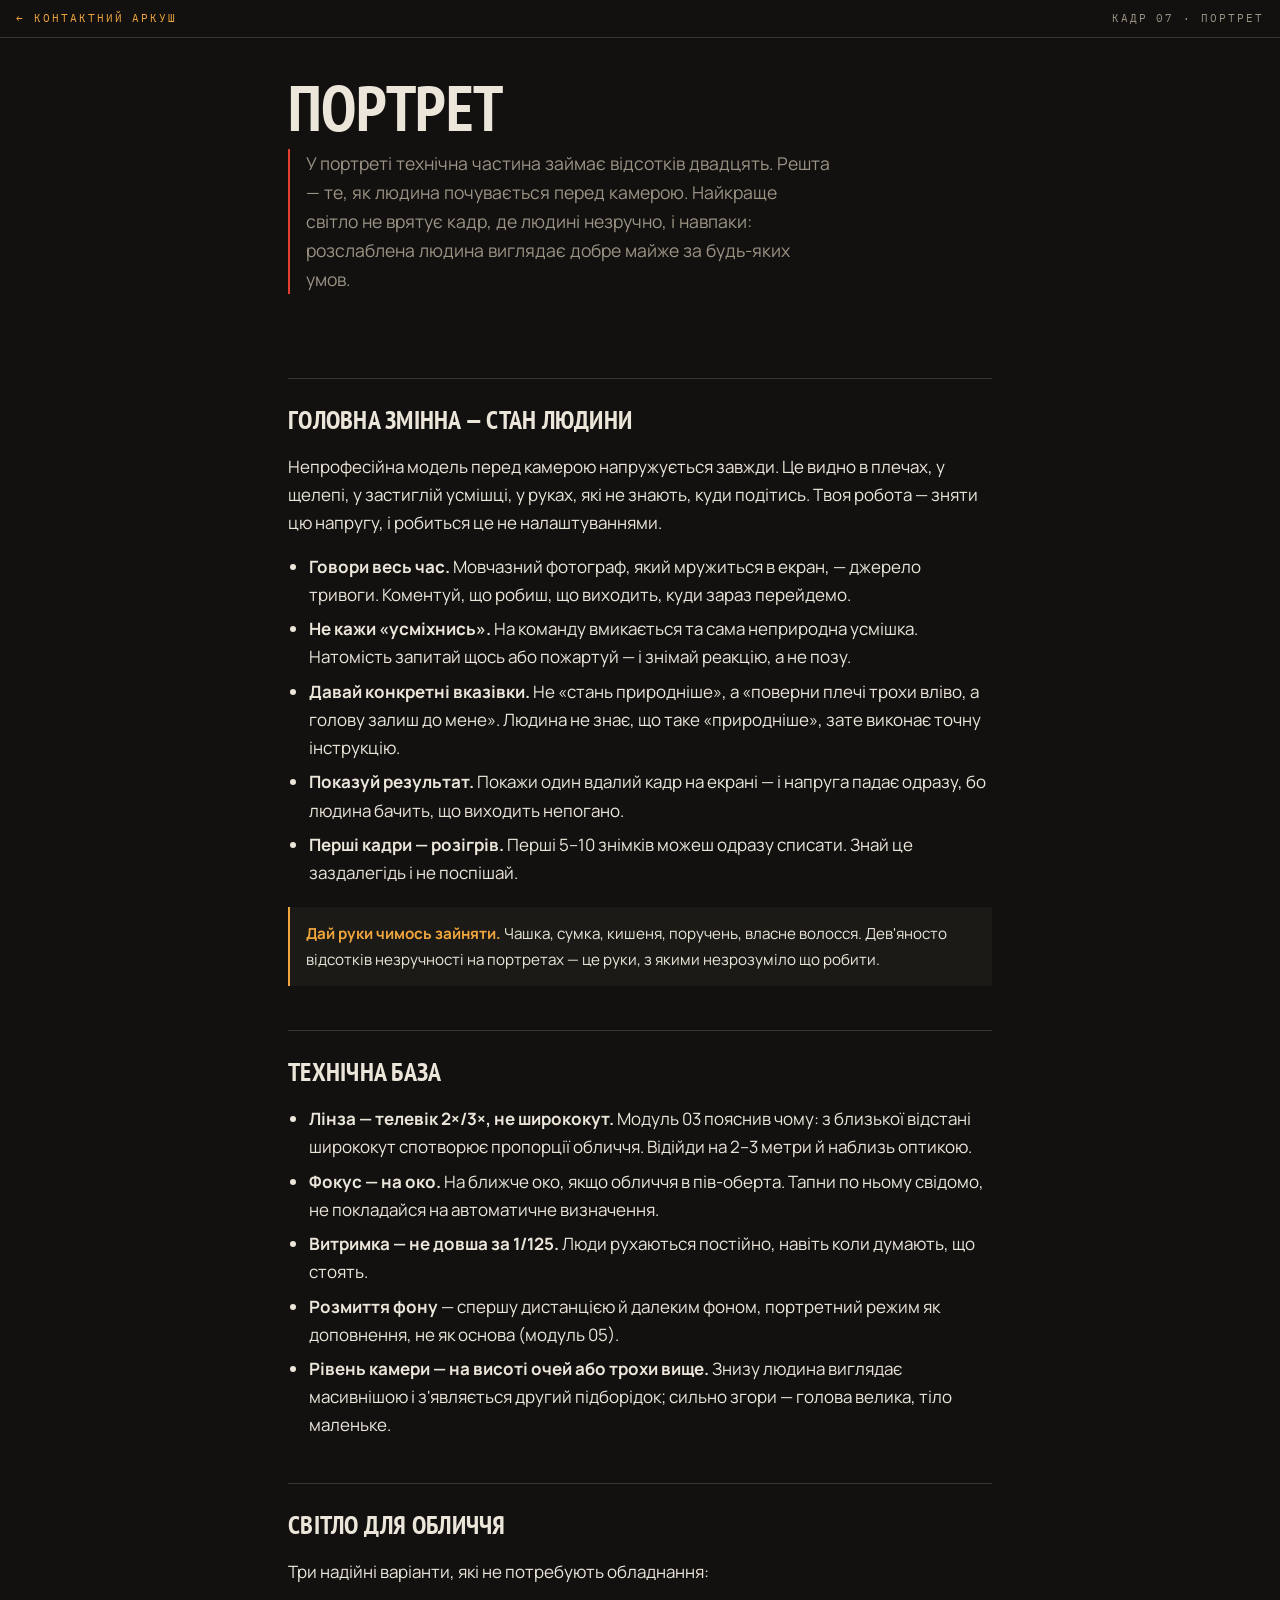
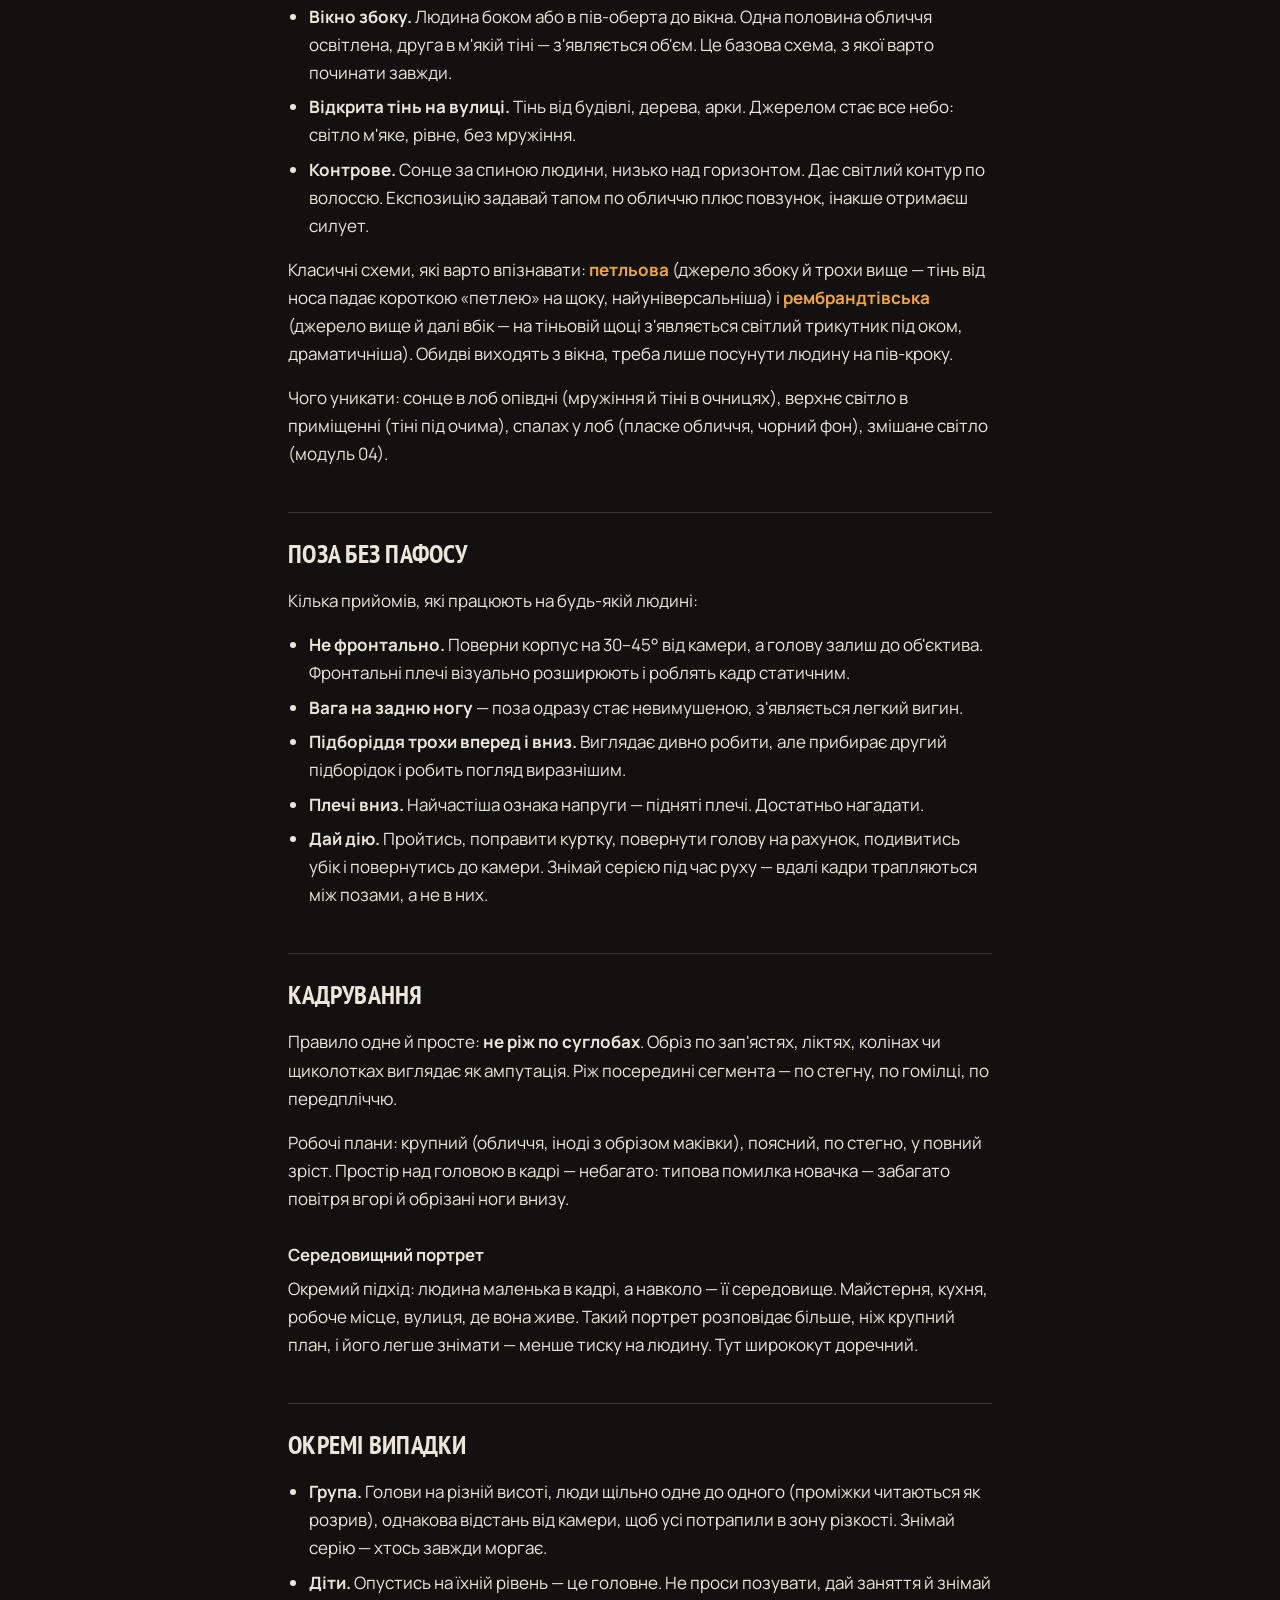
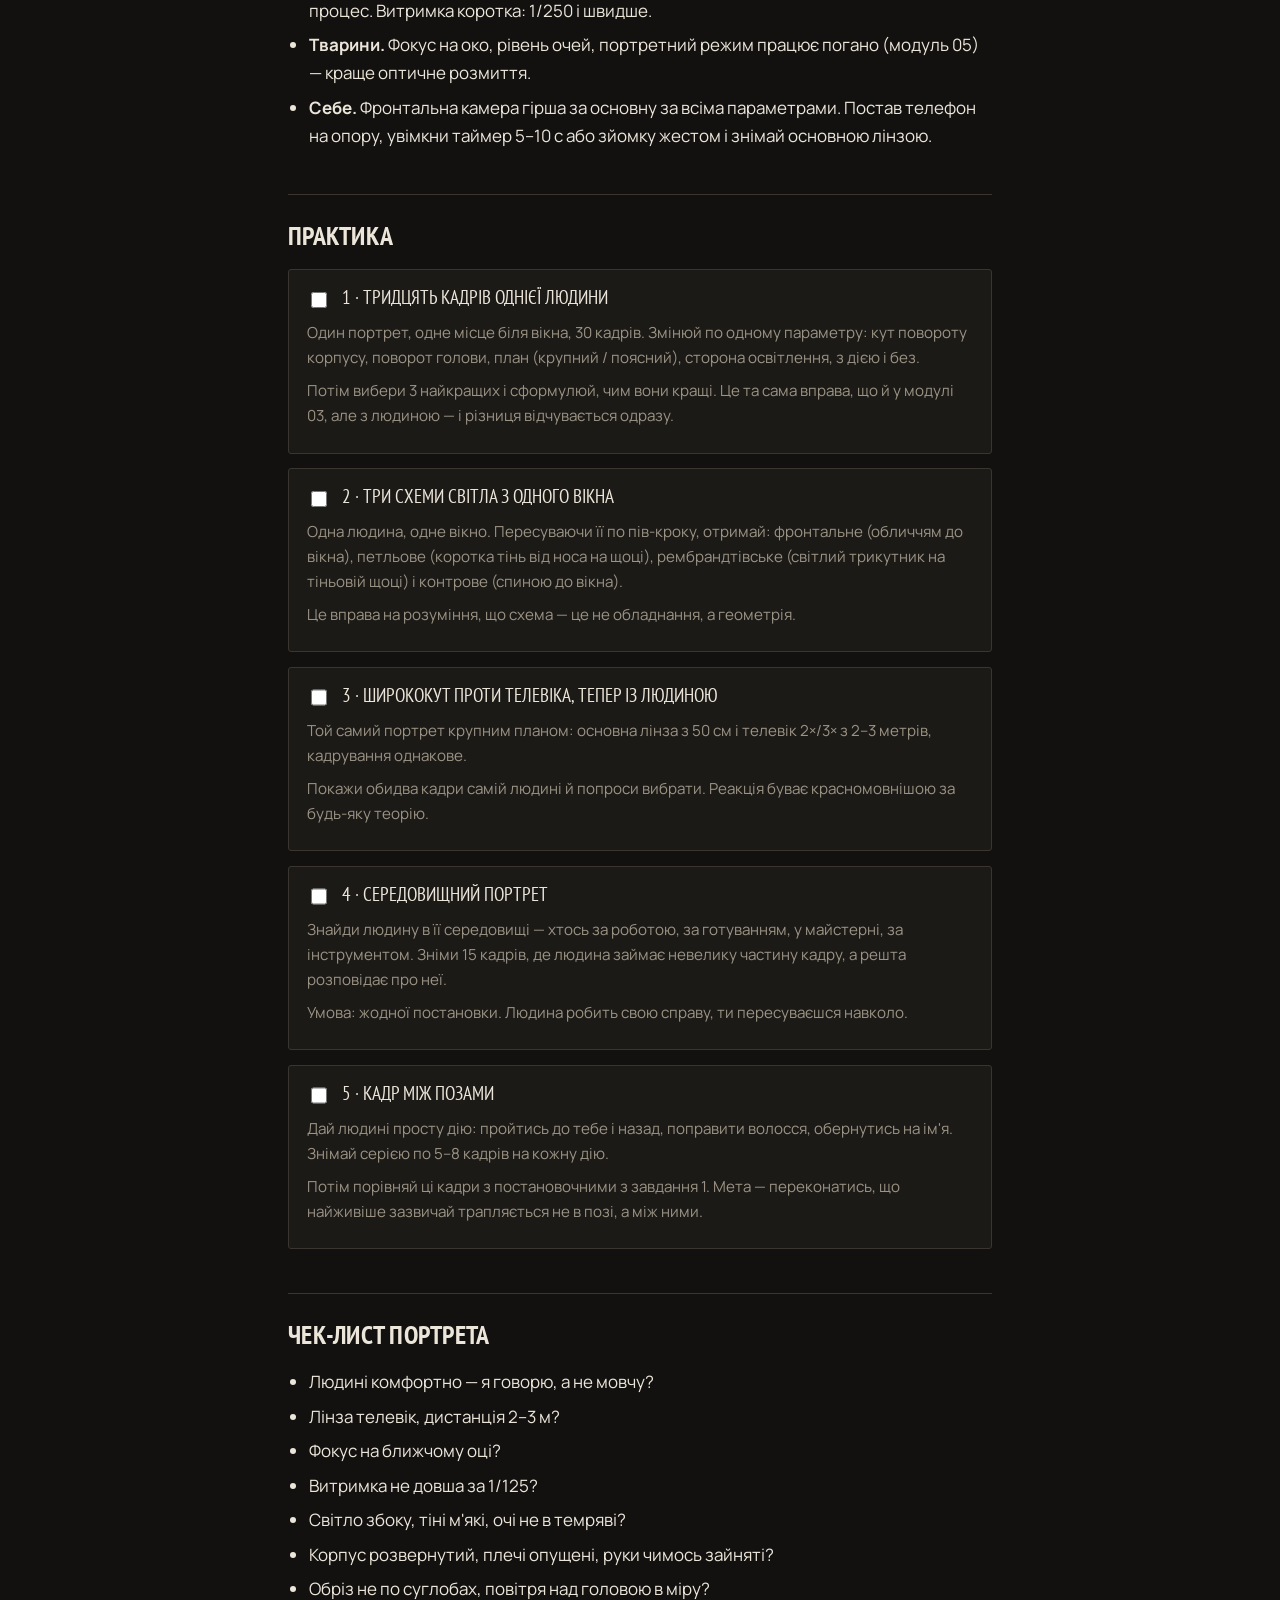
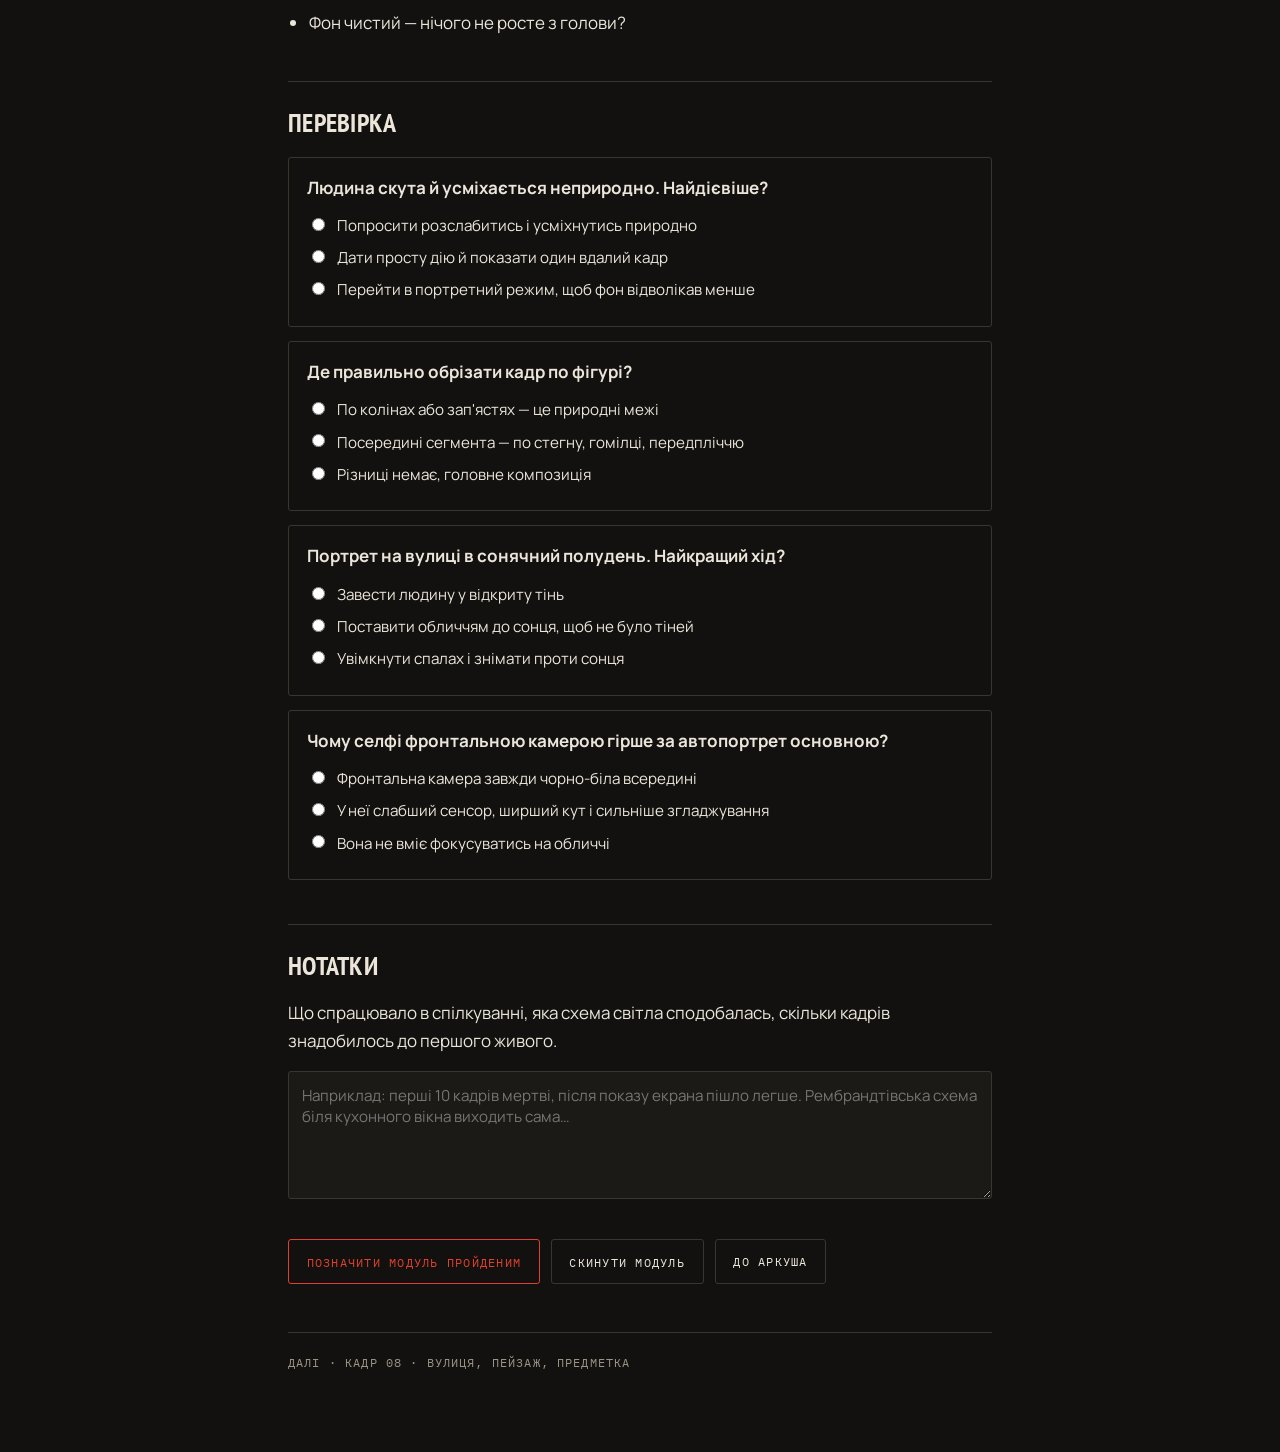
<file: 07-portrait.html>
<!DOCTYPE html>
<html lang="uk">
<head>
<meta charset="utf-8">
<meta name="viewport" content="width=device-width, initial-scale=1">
<title>Кадр 07 · Портрет</title>
<link rel="preconnect" href="https://fonts.googleapis.com">
<link rel="preconnect" href="https://fonts.gstatic.com" crossorigin>
<link href="https://fonts.googleapis.com/css2?family=PT+Sans+Narrow:wght@400;700&family=Manrope:wght@400;700&family=IBM+Plex+Mono:wght@400;500&display=swap" rel="stylesheet">
<link rel="stylesheet" href="assets/style.css">
</head>
<body data-module="07">

<div class="leader">
  <a class="back" href="index.html">← контактний аркуш</a>
  <span>кадр 07 · портрет</span>
</div>

<div class="wrap module">

  <header class="masthead">
    <h1>Портрет</h1>
    <p class="lede">У портреті технічна частина займає відсотків двадцять. Решта — те, як людина почувається перед камерою. Найкраще світло не врятує кадр, де людині незручно, і навпаки: розслаблена людина виглядає добре майже за будь-яких умов.</p>
  </header>

  <h2>Головна змінна — стан людини</h2>

  <p>Непрофесійна модель перед камерою напружується завжди. Це видно в плечах, у щелепі, у застиглій усмішці, у руках, які не знають, куди подітись. Твоя робота — зняти цю напругу, і робиться це не налаштуваннями.</p>

  <ul>
    <li><strong>Говори весь час.</strong> Мовчазний фотограф, який мружиться в екран, — джерело тривоги. Коментуй, що робиш, що виходить, куди зараз перейдемо.</li>
    <li><strong>Не кажи «усміхнись».</strong> На команду вмикається та сама неприродна усмішка. Натомість запитай щось або пожартуй — і знімай реакцію, а не позу.</li>
    <li><strong>Давай конкретні вказівки.</strong> Не «стань природніше», а «поверни плечі трохи вліво, а голову залиш до мене». Людина не знає, що таке «природніше», зате виконає точну інструкцію.</li>
    <li><strong>Показуй результат.</strong> Покажи один вдалий кадр на екрані — і напруга падає одразу, бо людина бачить, що виходить непогано.</li>
    <li><strong>Перші кадри — розігрів.</strong> Перші 5–10 знімків можеш одразу списати. Знай це заздалегідь і не поспішай.</li>
  </ul>

  <div class="note">
    <strong>Дай руки чимось зайняти.</strong> Чашка, сумка, кишеня, поручень, власне волосся. Дев'яносто відсотків незручності на портретах — це руки, з якими незрозуміло що робити.
  </div>

  <h2>Технічна база</h2>

  <ul>
    <li><strong>Лінза — телевік 2×/3×, не ширококут.</strong> Модуль 03 пояснив чому: з близької відстані ширококут спотворює пропорції обличчя. Відійди на 2–3 метри й наблизь оптикою.</li>
    <li><strong>Фокус — на око.</strong> На ближче око, якщо обличчя в пів-оберта. Тапни по ньому свідомо, не покладайся на автоматичне визначення.</li>
    <li><strong>Витримка — не довша за 1/125.</strong> Люди рухаються постійно, навіть коли думають, що стоять.</li>
    <li><strong>Розмиття фону</strong> — спершу дистанцією й далеким фоном, портретний режим як доповнення, не як основа (модуль 05).</li>
    <li><strong>Рівень камери — на висоті очей або трохи вище.</strong> Знизу людина виглядає масивнішою і з'являється другий підборідок; сильно згори — голова велика, тіло маленьке.</li>
  </ul>

  <h2>Світло для обличчя</h2>

  <p>Три надійні варіанти, які не потребують обладнання:</p>

  <ul>
    <li><strong>Вікно збоку.</strong> Людина боком або в пів-оберта до вікна. Одна половина обличчя освітлена, друга в м'якій тіні — з'являється об'єм. Це базова схема, з якої варто починати завжди.</li>
    <li><strong>Відкрита тінь на вулиці.</strong> Тінь від будівлі, дерева, арки. Джерелом стає все небо: світло м'яке, рівне, без мружіння.</li>
    <li><strong>Контрове.</strong> Сонце за спиною людини, низько над горизонтом. Дає світлий контур по волоссю. Експозицію задавай тапом по обличчю плюс повзунок, інакше отримаєш силует.</li>
  </ul>

  <p>Класичні схеми, які варто впізнавати: <span class="term">петльова</span> (джерело збоку й трохи вище — тінь від носа падає короткою «петлею» на щоку, найуніверсальніша) і <span class="term">рембрандтівська</span> (джерело вище й далі вбік — на тіньовій щоці з'являється світлий трикутник під оком, драматичніша). Обидві виходять з вікна, треба лише посунути людину на пів-кроку.</p>

  <p>Чого уникати: сонце в лоб опівдні (мружіння й тіні в очницях), верхнє світло в приміщенні (тіні під очима), спалах у лоб (пласке обличчя, чорний фон), змішане світло (модуль 04).</p>

  <h2>Поза без пафосу</h2>

  <p>Кілька прийомів, які працюють на будь-якій людині:</p>

  <ul>
    <li><strong>Не фронтально.</strong> Поверни корпус на 30–45° від камери, а голову залиш до об'єктива. Фронтальні плечі візуально розширюють і роблять кадр статичним.</li>
    <li><strong>Вага на задню ногу</strong> — поза одразу стає невимушеною, з'являється легкий вигин.</li>
    <li><strong>Підборіддя трохи вперед і вниз.</strong> Виглядає дивно робити, але прибирає другий підборідок і робить погляд виразнішим.</li>
    <li><strong>Плечі вниз.</strong> Найчастіша ознака напруги — підняті плечі. Достатньо нагадати.</li>
    <li><strong>Дай дію.</strong> Пройтись, поправити куртку, повернути голову на рахунок, подивитись убік і повернутись до камери. Знімай серією під час руху — вдалі кадри трапляються між позами, а не в них.</li>
  </ul>

  <h2>Кадрування</h2>

  <p>Правило одне й просте: <strong>не ріж по суглобах</strong>. Обріз по зап'ястях, ліктях, колінах чи щиколотках виглядає як ампутація. Ріж посередині сегмента — по стегну, по гомілці, по передпліччю.</p>

  <p>Робочі плани: крупний (обличчя, іноді з обрізом маківки), поясний, по стегно, у повний зріст. Простір над головою в кадрі — небагато: типова помилка новачка — забагато повітря вгорі й обрізані ноги внизу.</p>

  <h3>Середовищний портрет</h3>
  <p>Окремий підхід: людина маленька в кадрі, а навколо — її середовище. Майстерня, кухня, робоче місце, вулиця, де вона живе. Такий портрет розповідає більше, ніж крупний план, і його легше знімати — менше тиску на людину. Тут ширококут доречний.</p>

  <h2>Окремі випадки</h2>

  <ul>
    <li><strong>Група.</strong> Голови на різній висоті, люди щільно одне до одного (проміжки читаються як розрив), однакова відстань від камери, щоб усі потрапили в зону різкості. Знімай серію — хтось завжди моргає.</li>
    <li><strong>Діти.</strong> Опустись на їхній рівень — це головне. Не проси позувати, дай заняття й знімай процес. Витримка коротка: 1/250 і швидше.</li>
    <li><strong>Тварини.</strong> Фокус на око, рівень очей, портретний режим працює погано (модуль 05) — краще оптичне розмиття.</li>
    <li><strong>Себе.</strong> Фронтальна камера гірша за основну за всіма параметрами. Постав телефон на опору, увімкни таймер 5–10 с або зйомку жестом і знімай основною лінзою.</li>
  </ul>

  <h2>Практика</h2>

  <div class="task">
    <label class="task-head"><input type="checkbox" data-task="t1"><span>1 · Тридцять кадрів однієї людини</span></label>
    <div class="task-body">
      <p>Один портрет, одне місце біля вікна, 30 кадрів. Змінюй по одному параметру: кут повороту корпусу, поворот голови, план (крупний / поясний), сторона освітлення, з дією і без.</p>
      <p>Потім вибери 3 найкращих і сформулюй, чим вони кращі. Це та сама вправа, що й у модулі 03, але з людиною — і різниця відчувається одразу.</p>
    </div>
  </div>

  <div class="task">
    <label class="task-head"><input type="checkbox" data-task="t2"><span>2 · Три схеми світла з одного вікна</span></label>
    <div class="task-body">
      <p>Одна людина, одне вікно. Пересуваючи її по пів-кроку, отримай: фронтальне (обличчям до вікна), петльове (коротка тінь від носа на щоці), рембрандтівське (світлий трикутник на тіньовій щоці) і контрове (спиною до вікна).</p>
      <p>Це вправа на розуміння, що схема — це не обладнання, а геометрія.</p>
    </div>
  </div>

  <div class="task">
    <label class="task-head"><input type="checkbox" data-task="t3"><span>3 · Ширококут проти телевіка, тепер із людиною</span></label>
    <div class="task-body">
      <p>Той самий портрет крупним планом: основна лінза з 50 см і телевік 2×/3× з 2–3 метрів, кадрування однакове.</p>
      <p>Покажи обидва кадри самій людині й попроси вибрати. Реакція буває красномовнішою за будь-яку теорію.</p>
    </div>
  </div>

  <div class="task">
    <label class="task-head"><input type="checkbox" data-task="t4"><span>4 · Середовищний портрет</span></label>
    <div class="task-body">
      <p>Знайди людину в її середовищі — хтось за роботою, за готуванням, у майстерні, за інструментом. Зніми 15 кадрів, де людина займає невелику частину кадру, а решта розповідає про неї.</p>
      <p>Умова: жодної постановки. Людина робить свою справу, ти пересуваєшся навколо.</p>
    </div>
  </div>

  <div class="task">
    <label class="task-head"><input type="checkbox" data-task="t5"><span>5 · Кадр між позами</span></label>
    <div class="task-body">
      <p>Дай людині просту дію: пройтись до тебе і назад, поправити волосся, обернутись на ім'я. Знімай серією по 5–8 кадрів на кожну дію.</p>
      <p>Потім порівняй ці кадри з постановочними з завдання 1. Мета — переконатись, що найживіше зазвичай трапляється не в позі, а між ними.</p>
    </div>
  </div>

  <h2>Чек-лист портрета</h2>
  <ul>
    <li>Людині комфортно — я говорю, а не мовчу?</li>
    <li>Лінза телевік, дистанція 2–3 м?</li>
    <li>Фокус на ближчому оці?</li>
    <li>Витримка не довша за 1/125?</li>
    <li>Світло збоку, тіні м'які, очі не в темряві?</li>
    <li>Корпус розвернутий, плечі опущені, руки чимось зайняті?</li>
    <li>Обріз не по суглобах, повітря над головою в міру?</li>
    <li>Фон чистий — нічого не росте з голови?</li>
  </ul>

  <h2>Перевірка</h2>

  <div class="quiz-q" data-q="q1">
    <p>Людина скута й усміхається неприродно. Найдієвіше?</p>
    <label class="opt"><input type="radio" name="q1" value="a"> <span>Попросити розслабитись і усміхнутись природно</span></label>
    <label class="opt"><input type="radio" name="q1" value="b" data-correct="1"> <span>Дати просту дію й показати один вдалий кадр</span></label>
    <label class="opt"><input type="radio" name="q1" value="c"> <span>Перейти в портретний режим, щоб фон відволікав менше</span></label>
    <p class="verdict" data-ok="Дія знімає фокус із самого позування, а вдалий кадр знімає сумнів." data-no="Прохання «розслабитись» напружує ще більше. Працює конкретна дія плюс підтвердження, що виходить добре."></p>
  </div>

  <div class="quiz-q" data-q="q2">
    <p>Де правильно обрізати кадр по фігурі?</p>
    <label class="opt"><input type="radio" name="q2" value="a"> <span>По колінах або зап'ястях — це природні межі</span></label>
    <label class="opt"><input type="radio" name="q2" value="b" data-correct="1"> <span>Посередині сегмента — по стегну, гомілці, передпліччю</span></label>
    <label class="opt"><input type="radio" name="q2" value="c"> <span>Різниці немає, головне композиція</span></label>
    <p class="verdict" data-ok="Обріз по суглобі читається як ампутація." data-no="Саме суглобів і треба уникати. Ріж там, де кінцівка триває — по середині сегмента."></p>
  </div>

  <div class="quiz-q" data-q="q3">
    <p>Портрет на вулиці в сонячний полудень. Найкращий хід?</p>
    <label class="opt"><input type="radio" name="q3" value="a" data-correct="1"> <span>Завести людину у відкриту тінь</span></label>
    <label class="opt"><input type="radio" name="q3" value="b"> <span>Поставити обличчям до сонця, щоб не було тіней</span></label>
    <label class="opt"><input type="radio" name="q3" value="c"> <span>Увімкнути спалах і знімати проти сонця</span></label>
    <p class="verdict" data-ok="У тіні джерелом стає все небо — м'яко і без мружіння." data-no="Обличчям до сонця людина мружиться, а тіні падають в очниці. Тінь від будівлі вирішує обидві проблеми."></p>
  </div>

  <div class="quiz-q" data-q="q4">
    <p>Чому селфі фронтальною камерою гірше за автопортрет основною?</p>
    <label class="opt"><input type="radio" name="q4" value="a"> <span>Фронтальна камера завжди чорно-біла всередині</span></label>
    <label class="opt"><input type="radio" name="q4" value="b" data-correct="1"> <span>У неї слабший сенсор, ширший кут і сильніше згладжування</span></label>
    <label class="opt"><input type="radio" name="q4" value="c"> <span>Вона не вміє фокусуватись на обличчі</span></label>
    <p class="verdict" data-ok="Таймер плюс основна лінза — і якість інша." data-no="Фронтальна камера програє основній за сенсором, оптикою й обробкою, та ще й знімає з витягнутої руки ширококутом."></p>
  </div>

  <h2>Нотатки</h2>
  <p>Що спрацювало в спілкуванні, яка схема світла сподобалась, скільки кадрів знадобилось до першого живого.</p>
  <textarea class="notes" placeholder="Наприклад: перші 10 кадрів мертві, після показу екрана пішло легше. Рембрандтівська схема біля кухонного вікна виходить сама…"></textarea>

  <div class="btn-row">
    <button class="primary" data-done>Позначити модуль пройденим</button>
    <button data-reset-module>Скинути модуль</button>
    <a class="btn" href="index.html">До аркуша</a>
    <span class="saved">Збережено</span>
  </div>

  <div class="foot">Далі · кадр 08 · вулиця, пейзаж, предметка</div>
</div>

<script src="assets/course.js"></script>
</body>
</html>
</file>
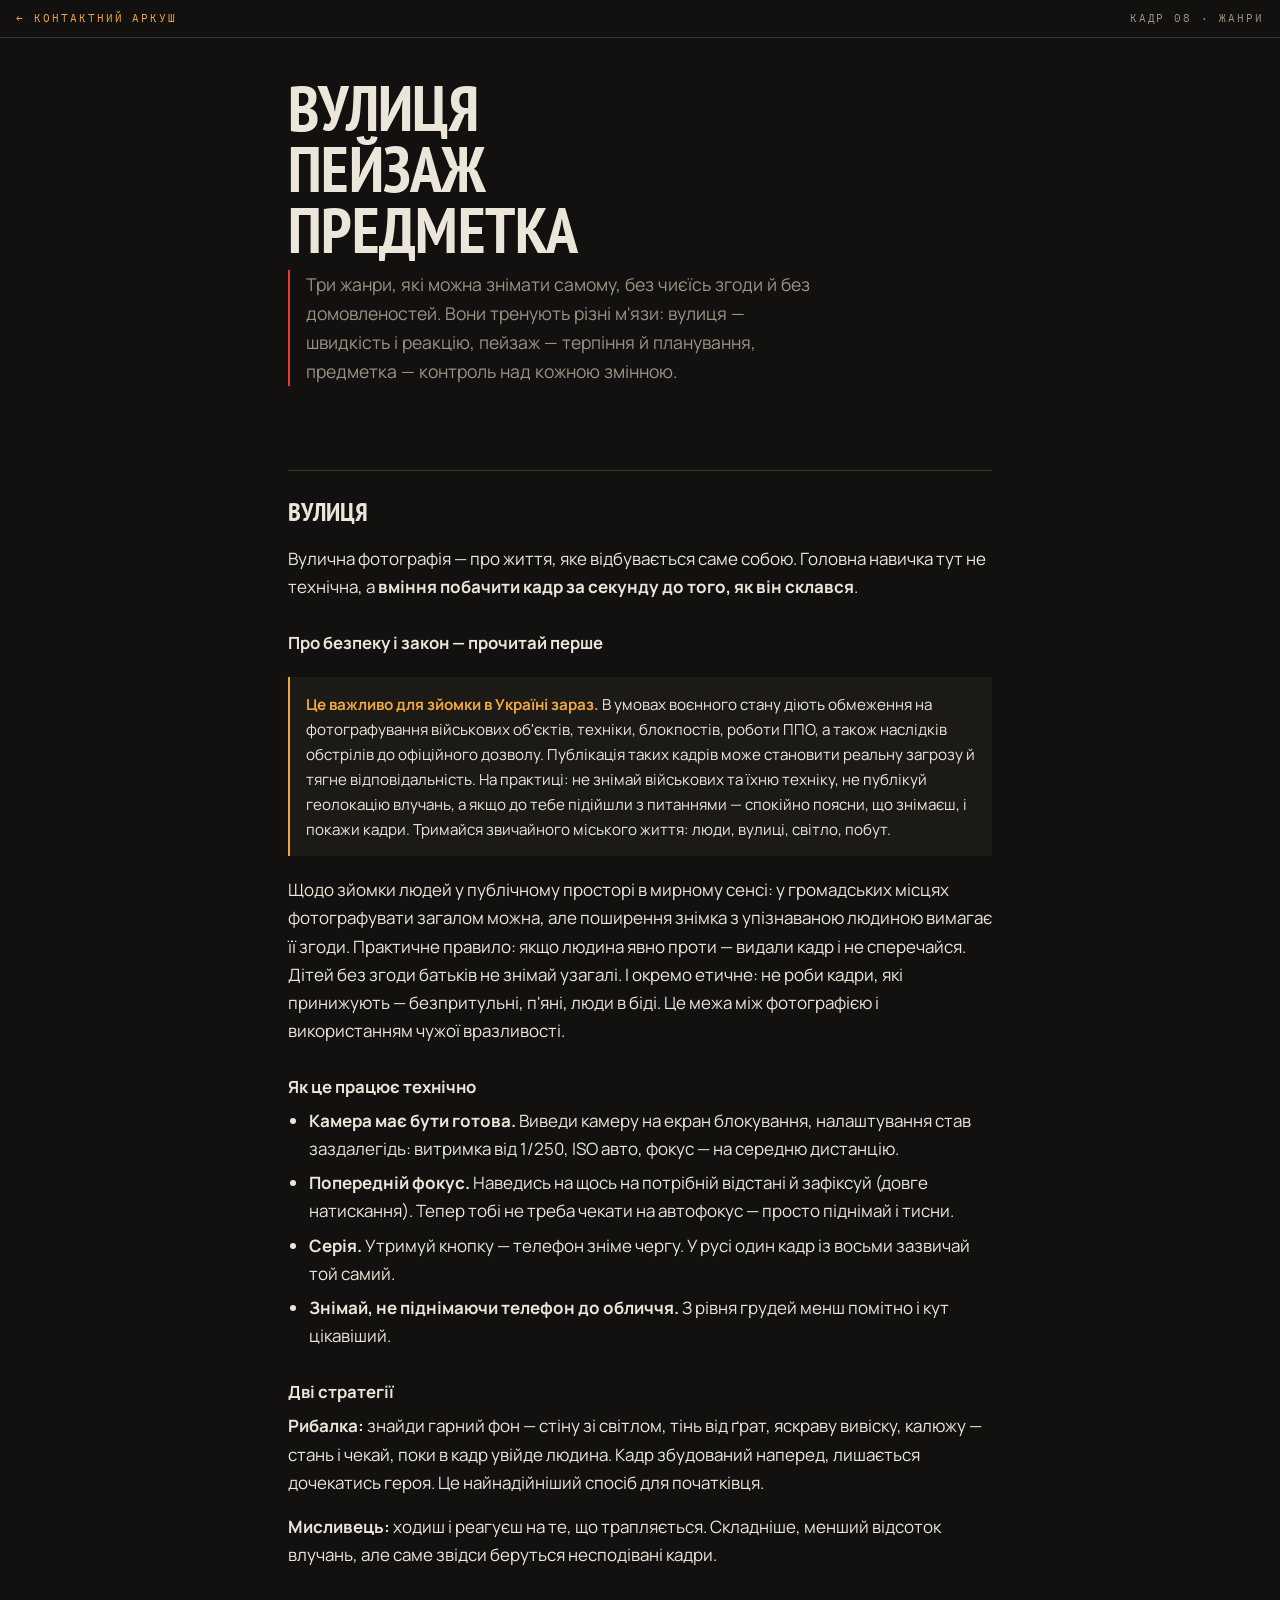
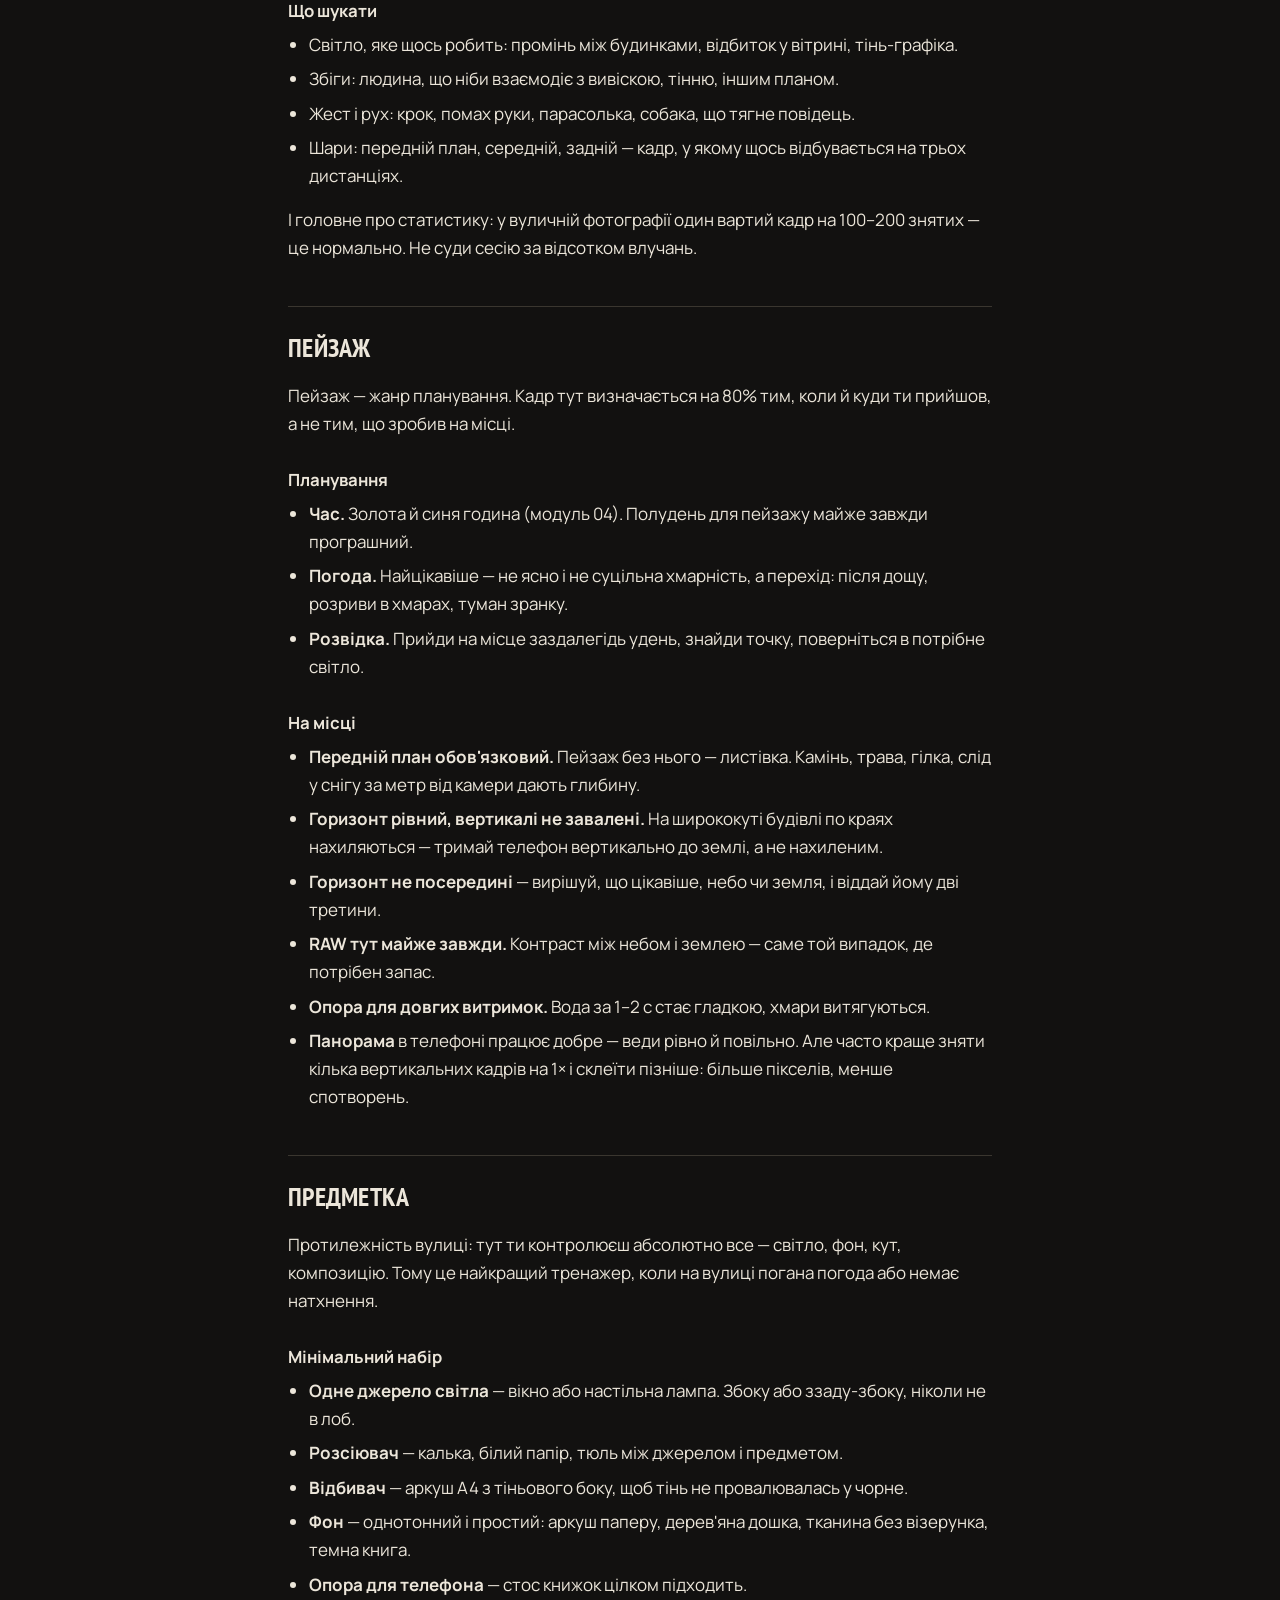
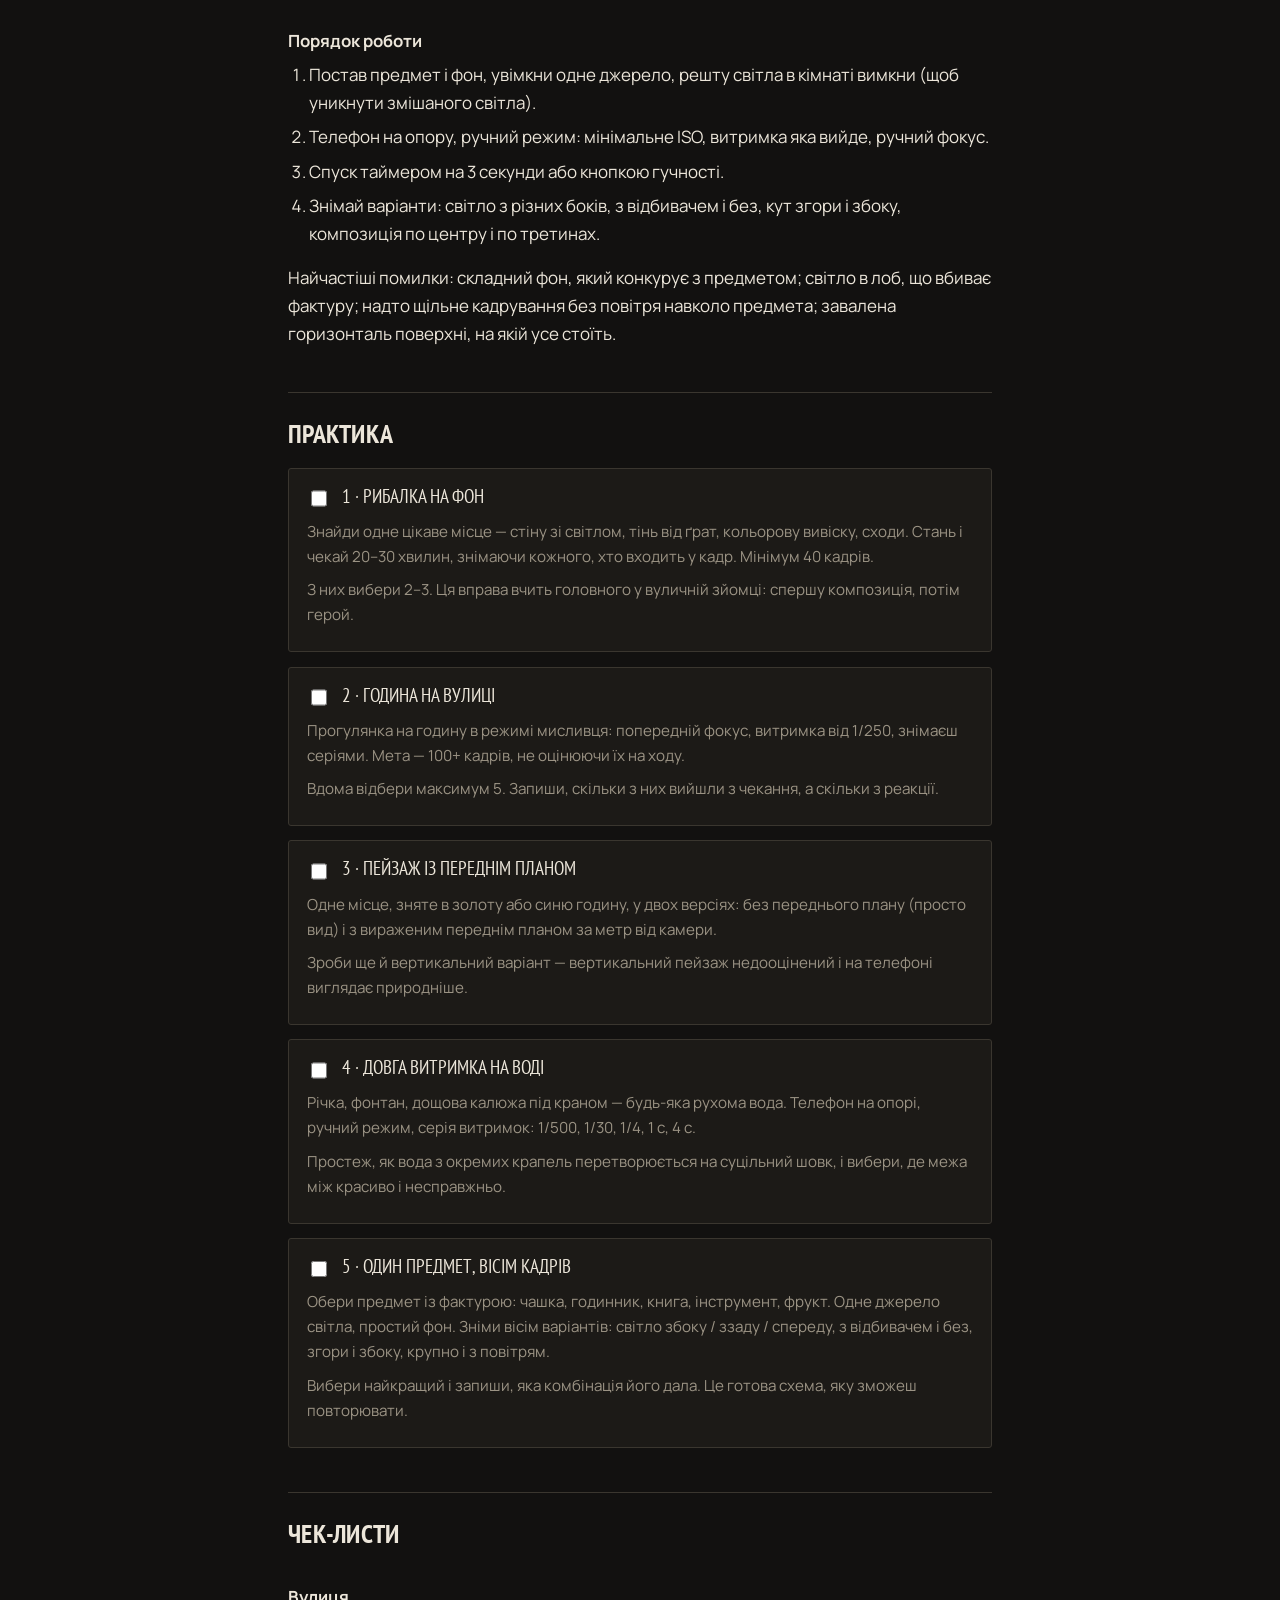
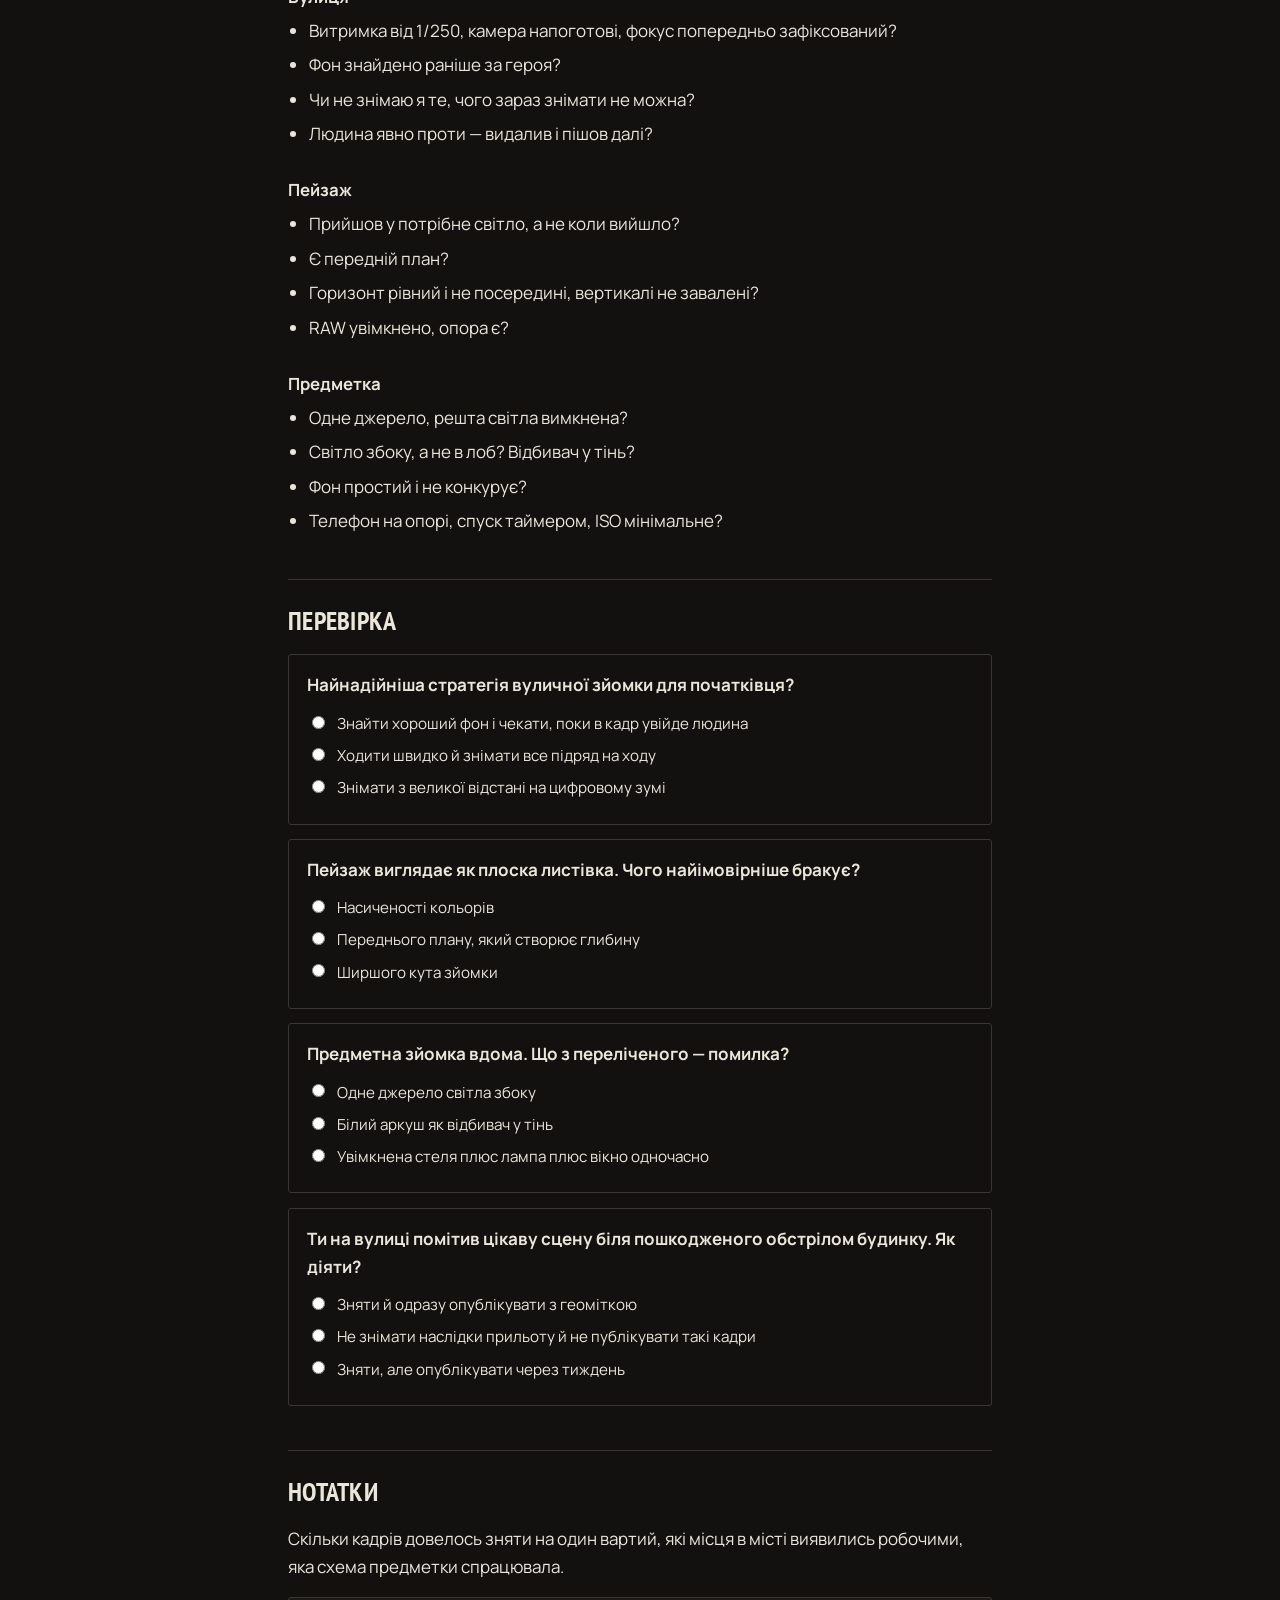
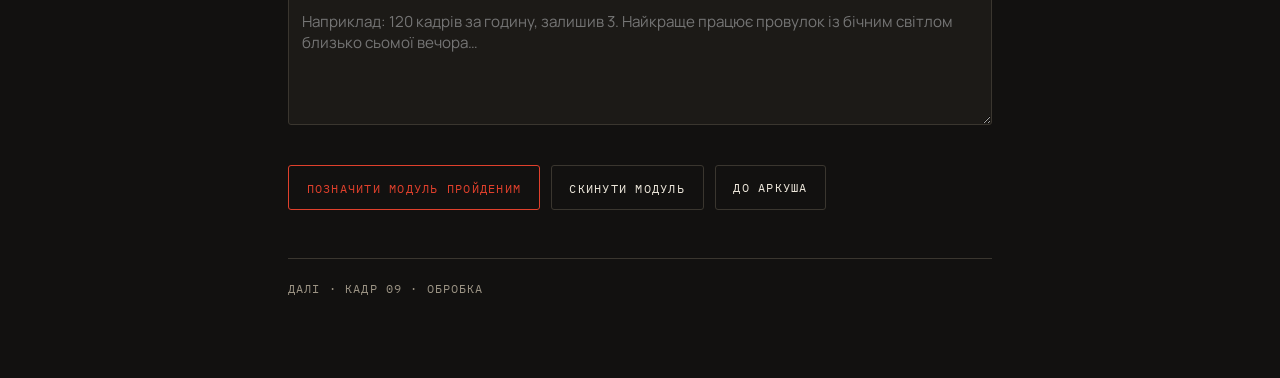
<file: 08-genres.html>
<!DOCTYPE html>
<html lang="uk">
<head>
<meta charset="utf-8">
<meta name="viewport" content="width=device-width, initial-scale=1">
<title>Кадр 08 · Вулиця, пейзаж, предметка</title>
<link rel="preconnect" href="https://fonts.googleapis.com">
<link rel="preconnect" href="https://fonts.gstatic.com" crossorigin>
<link href="https://fonts.googleapis.com/css2?family=PT+Sans+Narrow:wght@400;700&family=Manrope:wght@400;700&family=IBM+Plex+Mono:wght@400;500&display=swap" rel="stylesheet">
<link rel="stylesheet" href="assets/style.css">
</head>
<body data-module="08">

<div class="leader">
  <a class="back" href="index.html">← контактний аркуш</a>
  <span>кадр 08 · жанри</span>
</div>

<div class="wrap module">

  <header class="masthead">
    <h1>Вулиця<br>Пейзаж<br>Предметка</h1>
    <p class="lede">Три жанри, які можна знімати самому, без чиєїсь згоди й без домовленостей. Вони тренують різні м'язи: вулиця — швидкість і реакцію, пейзаж — терпіння й планування, предметка — контроль над кожною змінною.</p>
  </header>

  <h2>Вулиця</h2>

  <p>Вулична фотографія — про життя, яке відбувається саме собою. Головна навичка тут не технічна, а <strong>вміння побачити кадр за секунду до того, як він склався</strong>.</p>

  <h3>Про безпеку і закон — прочитай перше</h3>

  <div class="note">
    <strong>Це важливо для зйомки в Україні зараз.</strong> В умовах воєнного стану діють обмеження на фотографування військових об'єктів, техніки, блокпостів, роботи ППО, а також наслідків обстрілів до офіційного дозволу. Публікація таких кадрів може становити реальну загрозу й тягне відповідальність. На практиці: не знімай військових та їхню техніку, не публікуй геолокацію влучань, а якщо до тебе підійшли з питаннями — спокійно поясни, що знімаєш, і покажи кадри. Тримайся звичайного міського життя: люди, вулиці, світло, побут.
  </div>

  <p>Щодо зйомки людей у публічному просторі в мирному сенсі: у громадських місцях фотографувати загалом можна, але поширення знімка з упізнаваною людиною вимагає її згоди. Практичне правило: якщо людина явно проти — видали кадр і не сперечайся. Дітей без згоди батьків не знімай узагалі. І окремо етичне: не роби кадри, які принижують — безпритульні, п'яні, люди в біді. Це межа між фотографією і використанням чужої вразливості.</p>

  <h3>Як це працює технічно</h3>
  <ul>
    <li><strong>Камера має бути готова.</strong> Виведи камеру на екран блокування, налаштування став заздалегідь: витримка від 1/250, ISO авто, фокус — на середню дистанцію.</li>
    <li><strong>Попередній фокус.</strong> Наведись на щось на потрібній відстані й зафіксуй (довге натискання). Тепер тобі не треба чекати на автофокус — просто піднімай і тисни.</li>
    <li><strong>Серія.</strong> Утримуй кнопку — телефон зніме чергу. У русі один кадр із восьми зазвичай той самий.</li>
    <li><strong>Знімай, не піднімаючи телефон до обличчя.</strong> З рівня грудей менш помітно і кут цікавіший.</li>
  </ul>

  <h3>Дві стратегії</h3>
  <p><strong>Рибалка:</strong> знайди гарний фон — стіну зі світлом, тінь від ґрат, яскраву вивіску, калюжу — стань і чекай, поки в кадр увійде людина. Кадр збудований наперед, лишається дочекатись героя. Це найнадійніший спосіб для початківця.</p>
  <p><strong>Мисливець:</strong> ходиш і реагуєш на те, що трапляється. Складніше, менший відсоток влучань, але саме звідси беруться несподівані кадри.</p>

  <h3>Що шукати</h3>
  <ul>
    <li>Світло, яке щось робить: промінь між будинками, відбиток у вітрині, тінь-графіка.</li>
    <li>Збіги: людина, що ніби взаємодіє з вивіскою, тінню, іншим планом.</li>
    <li>Жест і рух: крок, помах руки, парасолька, собака, що тягне повідець.</li>
    <li>Шари: передній план, середній, задній — кадр, у якому щось відбувається на трьох дистанціях.</li>
  </ul>

  <p>І головне про статистику: у вуличній фотографії один вартий кадр на 100–200 знятих — це нормально. Не суди сесію за відсотком влучань.</p>

  <h2>Пейзаж</h2>

  <p>Пейзаж — жанр планування. Кадр тут визначається на 80% тим, коли й куди ти прийшов, а не тим, що зробив на місці.</p>

  <h3>Планування</h3>
  <ul>
    <li><strong>Час.</strong> Золота й синя година (модуль 04). Полудень для пейзажу майже завжди програшний.</li>
    <li><strong>Погода.</strong> Найцікавіше — не ясно і не суцільна хмарність, а перехід: після дощу, розриви в хмарах, туман зранку.</li>
    <li><strong>Розвідка.</strong> Прийди на місце заздалегідь удень, знайди точку, поверніться в потрібне світло.</li>
  </ul>

  <h3>На місці</h3>
  <ul>
    <li><strong>Передній план обов'язковий.</strong> Пейзаж без нього — листівка. Камінь, трава, гілка, слід у снігу за метр від камери дають глибину.</li>
    <li><strong>Горизонт рівний, вертикалі не завалені.</strong> На ширококуті будівлі по краях нахиляються — тримай телефон вертикально до землі, а не нахиленим.</li>
    <li><strong>Горизонт не посередині</strong> — вирішуй, що цікавіше, небо чи земля, і віддай йому дві третини.</li>
    <li><strong>RAW тут майже завжди.</strong> Контраст між небом і землею — саме той випадок, де потрібен запас.</li>
    <li><strong>Опора для довгих витримок.</strong> Вода за 1–2 с стає гладкою, хмари витягуються.</li>
    <li><strong>Панорама</strong> в телефоні працює добре — веди рівно й повільно. Але часто краще зняти кілька вертикальних кадрів на 1× і склеїти пізніше: більше пікселів, менше спотворень.</li>
  </ul>

  <h2>Предметка</h2>

  <p>Протилежність вулиці: тут ти контролюєш абсолютно все — світло, фон, кут, композицію. Тому це найкращий тренажер, коли на вулиці погана погода або немає натхнення.</p>

  <h3>Мінімальний набір</h3>
  <ul>
    <li><strong>Одне джерело світла</strong> — вікно або настільна лампа. Збоку або ззаду-збоку, ніколи не в лоб.</li>
    <li><strong>Розсіювач</strong> — калька, білий папір, тюль між джерелом і предметом.</li>
    <li><strong>Відбивач</strong> — аркуш А4 з тіньового боку, щоб тінь не провалювалась у чорне.</li>
    <li><strong>Фон</strong> — однотонний і простий: аркуш паперу, дерев'яна дошка, тканина без візерунка, темна книга.</li>
    <li><strong>Опора для телефона</strong> — стос книжок цілком підходить.</li>
  </ul>

  <h3>Порядок роботи</h3>
  <ol>
    <li>Постав предмет і фон, увімкни одне джерело, решту світла в кімнаті вимкни (щоб уникнути змішаного світла).</li>
    <li>Телефон на опору, ручний режим: мінімальне ISO, витримка яка вийде, ручний фокус.</li>
    <li>Спуск таймером на 3 секунди або кнопкою гучності.</li>
    <li>Знімай варіанти: світло з різних боків, з відбивачем і без, кут згори і збоку, композиція по центру і по третинах.</li>
  </ol>

  <p>Найчастіші помилки: складний фон, який конкурує з предметом; світло в лоб, що вбиває фактуру; надто щільне кадрування без повітря навколо предмета; завалена горизонталь поверхні, на якій усе стоїть.</p>

  <h2>Практика</h2>

  <div class="task">
    <label class="task-head"><input type="checkbox" data-task="t1"><span>1 · Рибалка на фон</span></label>
    <div class="task-body">
      <p>Знайди одне цікаве місце — стіну зі світлом, тінь від ґрат, кольорову вивіску, сходи. Стань і чекай 20–30 хвилин, знімаючи кожного, хто входить у кадр. Мінімум 40 кадрів.</p>
      <p>З них вибери 2–3. Ця вправа вчить головного у вуличній зйомці: спершу композиція, потім герой.</p>
    </div>
  </div>

  <div class="task">
    <label class="task-head"><input type="checkbox" data-task="t2"><span>2 · Година на вулиці</span></label>
    <div class="task-body">
      <p>Прогулянка на годину в режимі мисливця: попередній фокус, витримка від 1/250, знімаєш серіями. Мета — 100+ кадрів, не оцінюючи їх на ходу.</p>
      <p>Вдома відбери максимум 5. Запиши, скільки з них вийшли з чекання, а скільки з реакції.</p>
    </div>
  </div>

  <div class="task">
    <label class="task-head"><input type="checkbox" data-task="t3"><span>3 · Пейзаж із переднім планом</span></label>
    <div class="task-body">
      <p>Одне місце, зняте в золоту або синю годину, у двох версіях: без переднього плану (просто вид) і з вираженим переднім планом за метр від камери.</p>
      <p>Зроби ще й вертикальний варіант — вертикальний пейзаж недооцінений і на телефоні виглядає природніше.</p>
    </div>
  </div>

  <div class="task">
    <label class="task-head"><input type="checkbox" data-task="t4"><span>4 · Довга витримка на воді</span></label>
    <div class="task-body">
      <p>Річка, фонтан, дощова калюжа під краном — будь-яка рухома вода. Телефон на опорі, ручний режим, серія витримок: 1/500, 1/30, 1/4, 1 с, 4 с.</p>
      <p>Простеж, як вода з окремих крапель перетворюється на суцільний шовк, і вибери, де межа між красиво і несправжньо.</p>
    </div>
  </div>

  <div class="task">
    <label class="task-head"><input type="checkbox" data-task="t5"><span>5 · Один предмет, вісім кадрів</span></label>
    <div class="task-body">
      <p>Обери предмет із фактурою: чашка, годинник, книга, інструмент, фрукт. Одне джерело світла, простий фон. Зніми вісім варіантів: світло збоку / ззаду / спереду, з відбивачем і без, згори і збоку, крупно і з повітрям.</p>
      <p>Вибери найкращий і запиши, яка комбінація його дала. Це готова схема, яку зможеш повторювати.</p>
    </div>
  </div>

  <h2>Чек-листи</h2>

  <h3>Вулиця</h3>
  <ul>
    <li>Витримка від 1/250, камера напоготові, фокус попередньо зафіксований?</li>
    <li>Фон знайдено раніше за героя?</li>
    <li>Чи не знімаю я те, чого зараз знімати не можна?</li>
    <li>Людина явно проти — видалив і пішов далі?</li>
  </ul>

  <h3>Пейзаж</h3>
  <ul>
    <li>Прийшов у потрібне світло, а не коли вийшло?</li>
    <li>Є передній план?</li>
    <li>Горизонт рівний і не посередині, вертикалі не завалені?</li>
    <li>RAW увімкнено, опора є?</li>
  </ul>

  <h3>Предметка</h3>
  <ul>
    <li>Одне джерело, решта світла вимкнена?</li>
    <li>Світло збоку, а не в лоб? Відбивач у тінь?</li>
    <li>Фон простий і не конкурує?</li>
    <li>Телефон на опорі, спуск таймером, ISO мінімальне?</li>
  </ul>

  <h2>Перевірка</h2>

  <div class="quiz-q" data-q="q1">
    <p>Найнадійніша стратегія вуличної зйомки для початківця?</p>
    <label class="opt"><input type="radio" name="q1" value="a" data-correct="1"> <span>Знайти хороший фон і чекати, поки в кадр увійде людина</span></label>
    <label class="opt"><input type="radio" name="q1" value="b"> <span>Ходити швидко й знімати все підряд на ходу</span></label>
    <label class="opt"><input type="radio" name="q1" value="c"> <span>Знімати з великої відстані на цифровому зумі</span></label>
    <p class="verdict" data-ok="Композиція готова заздалегідь — лишається дочекатись героя." data-no="Реакція на ходу — складніший режим із низьким відсотком влучань. Починають із чекання на готовому фоні."></p>
  </div>

  <div class="quiz-q" data-q="q2">
    <p>Пейзаж виглядає як плоска листівка. Чого найімовірніше бракує?</p>
    <label class="opt"><input type="radio" name="q2" value="a"> <span>Насиченості кольорів</span></label>
    <label class="opt"><input type="radio" name="q2" value="b" data-correct="1"> <span>Переднього плану, який створює глибину</span></label>
    <label class="opt"><input type="radio" name="q2" value="c"> <span>Ширшого кута зйомки</span></label>
    <p class="verdict" data-ok="Кілька планів на різних дистанціях — це і є відчуття простору." data-no="Ширший кут тільки посилить пласкість. Глибину дає щось близьке до камери на передньому плані."></p>
  </div>

  <div class="quiz-q" data-q="q3">
    <p>Предметна зйомка вдома. Що з переліченого — помилка?</p>
    <label class="opt"><input type="radio" name="q3" value="a"> <span>Одне джерело світла збоку</span></label>
    <label class="opt"><input type="radio" name="q3" value="b"> <span>Білий аркуш як відбивач у тінь</span></label>
    <label class="opt"><input type="radio" name="q3" value="c" data-correct="1"> <span>Увімкнена стеля плюс лампа плюс вікно одночасно</span></label>
    <p class="verdict" data-ok="Змішане світло дає різні відтінки в одному кадрі й неконтрольовані тіні." data-no="Кілька джерел різної температури — прямий шлях до кадру, який неможливо збалансувати. Лишай одне."></p>
  </div>

  <div class="quiz-q" data-q="q4">
    <p>Ти на вулиці помітив цікаву сцену біля пошкодженого обстрілом будинку. Як діяти?</p>
    <label class="opt"><input type="radio" name="q4" value="a"> <span>Зняти й одразу опублікувати з геоміткою</span></label>
    <label class="opt"><input type="radio" name="q4" value="b" data-correct="1"> <span>Не знімати наслідки прильоту й не публікувати такі кадри</span></label>
    <label class="opt"><input type="radio" name="q4" value="c"> <span>Зняти, але опублікувати через тиждень</span></label>
    <p class="verdict" data-ok="Обмеження діють, і публікація може дати противнику дані про влучання." data-no="Зйомка й поширення наслідків обстрілів обмежені під час воєнного стану. Це не питання строку публікації."></p>
  </div>

  <h2>Нотатки</h2>
  <p>Скільки кадрів довелось зняти на один вартий, які місця в місті виявились робочими, яка схема предметки спрацювала.</p>
  <textarea class="notes" placeholder="Наприклад: 120 кадрів за годину, залишив 3. Найкраще працює провулок із бічним світлом близько сьомої вечора…"></textarea>

  <div class="btn-row">
    <button class="primary" data-done>Позначити модуль пройденим</button>
    <button data-reset-module>Скинути модуль</button>
    <a class="btn" href="index.html">До аркуша</a>
    <span class="saved">Збережено</span>
  </div>

  <div class="foot">Далі · кадр 09 · обробка</div>
</div>

<script src="assets/course.js"></script>
</body>
</html>
</file>
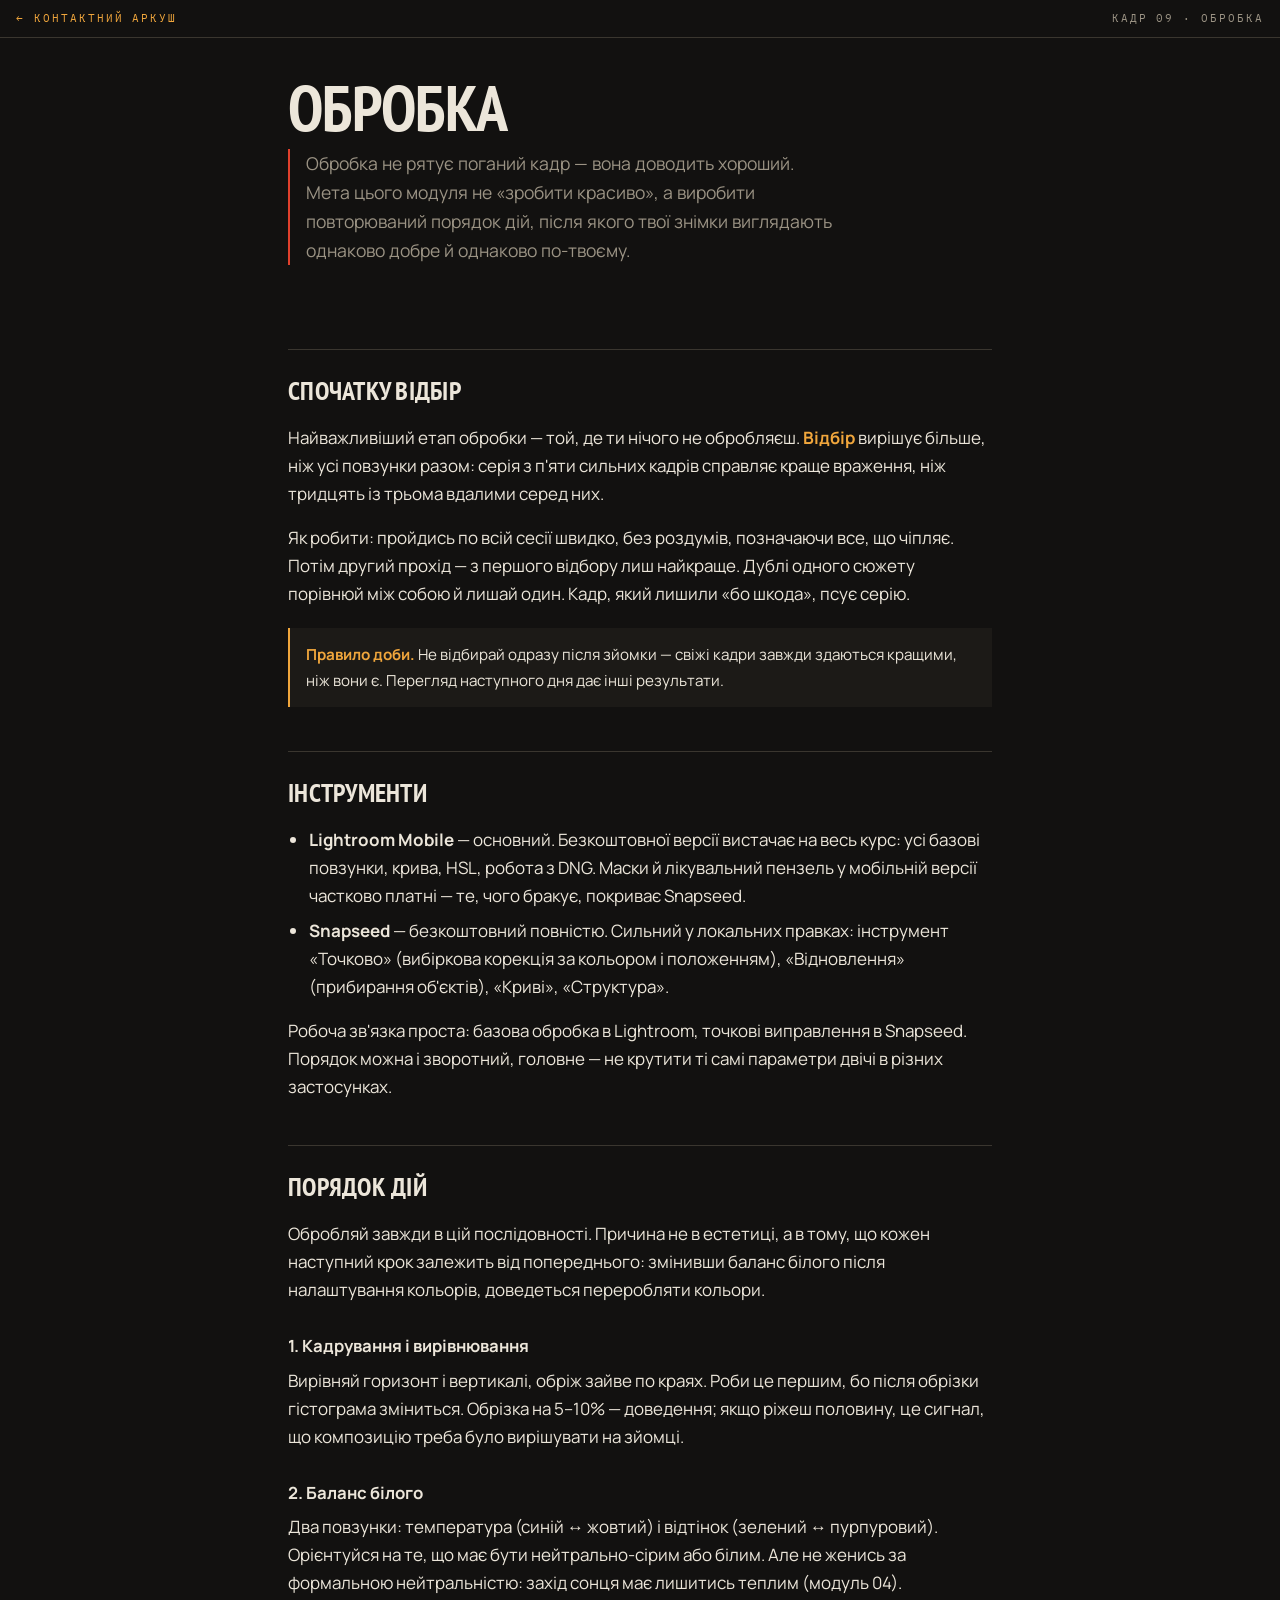
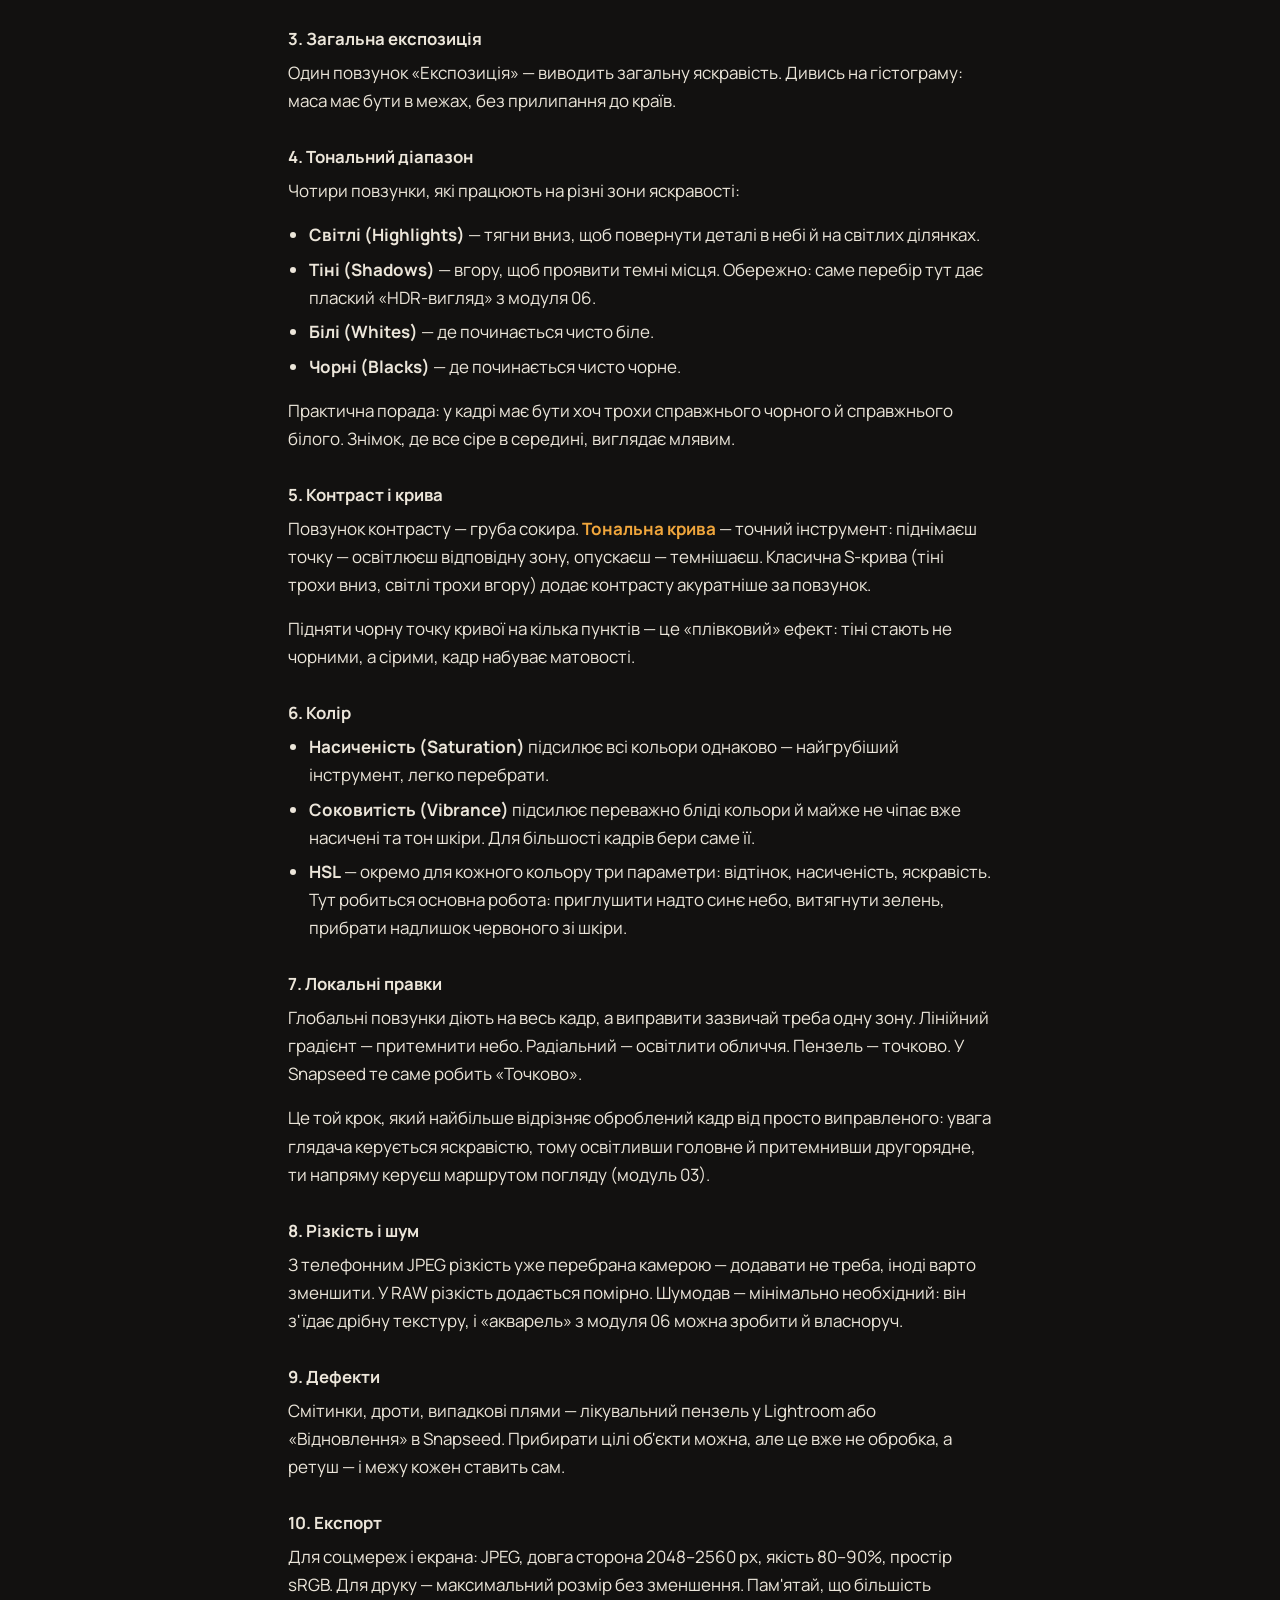
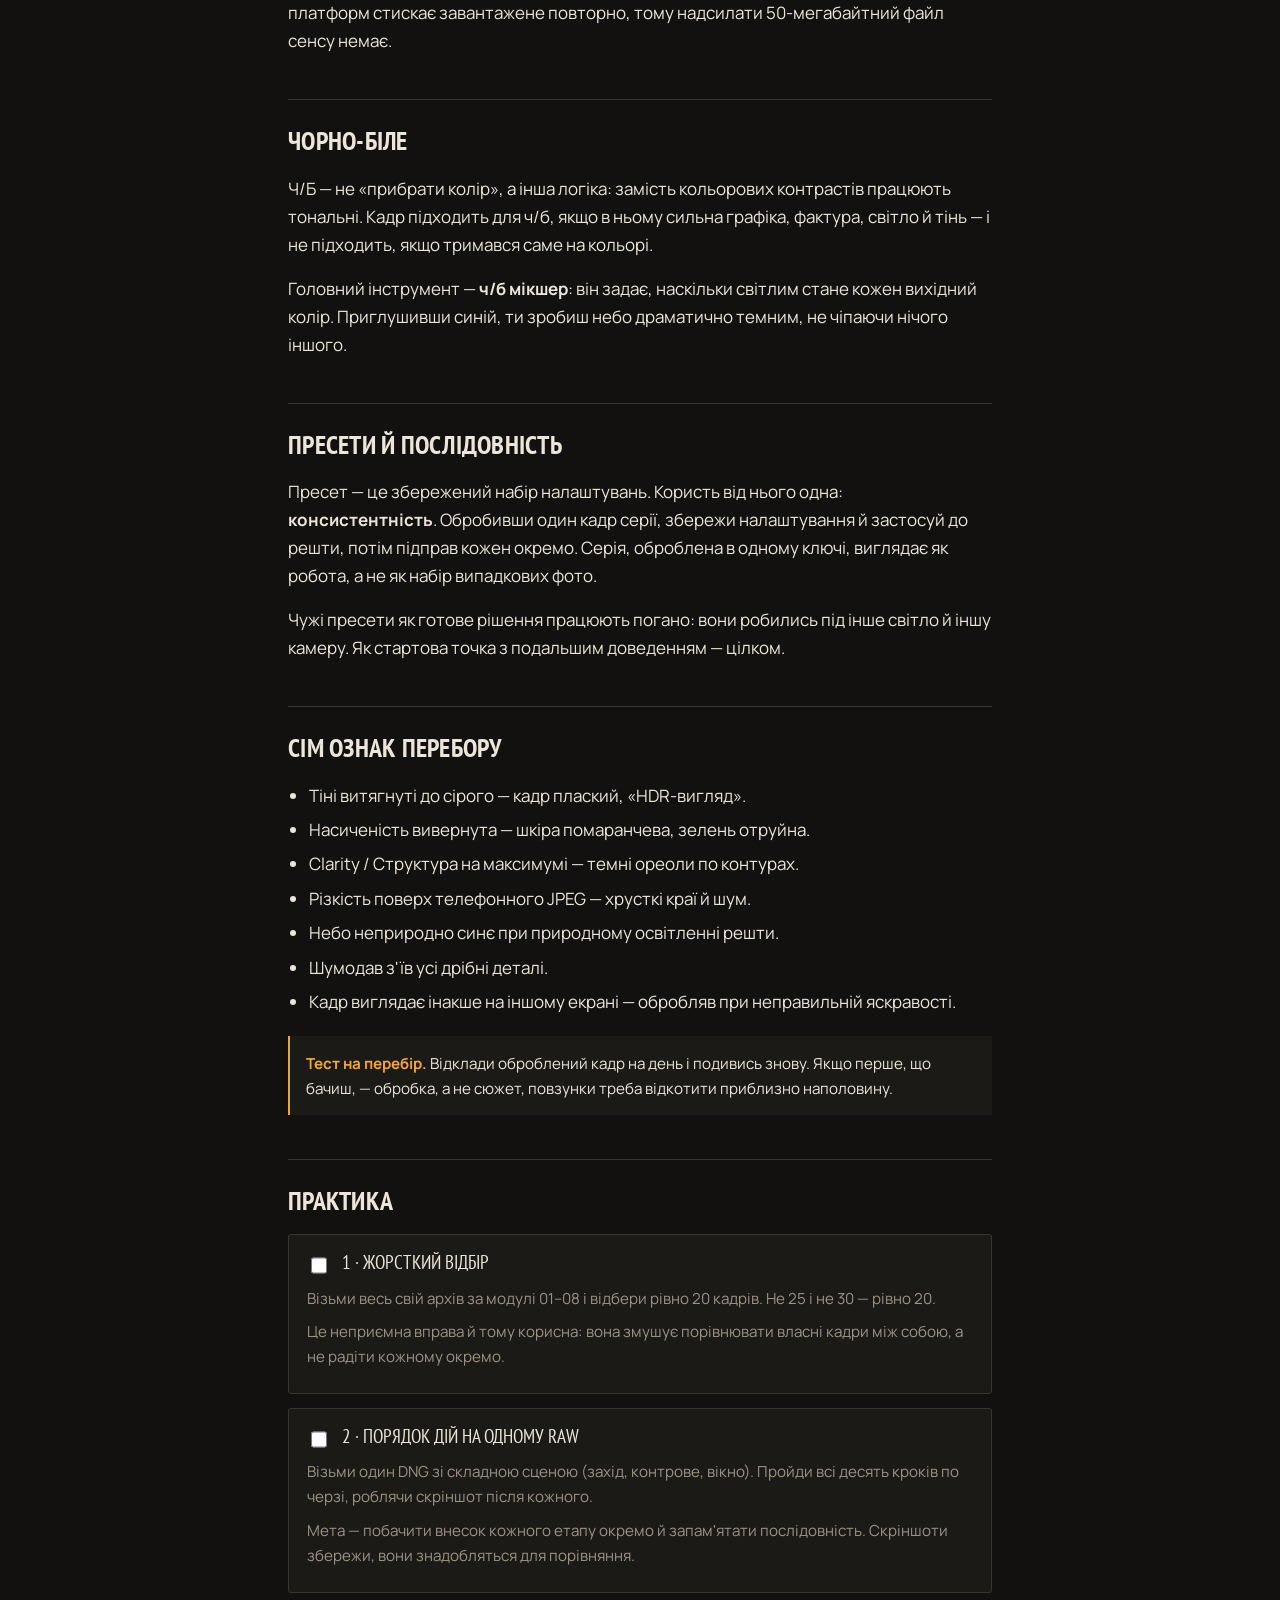
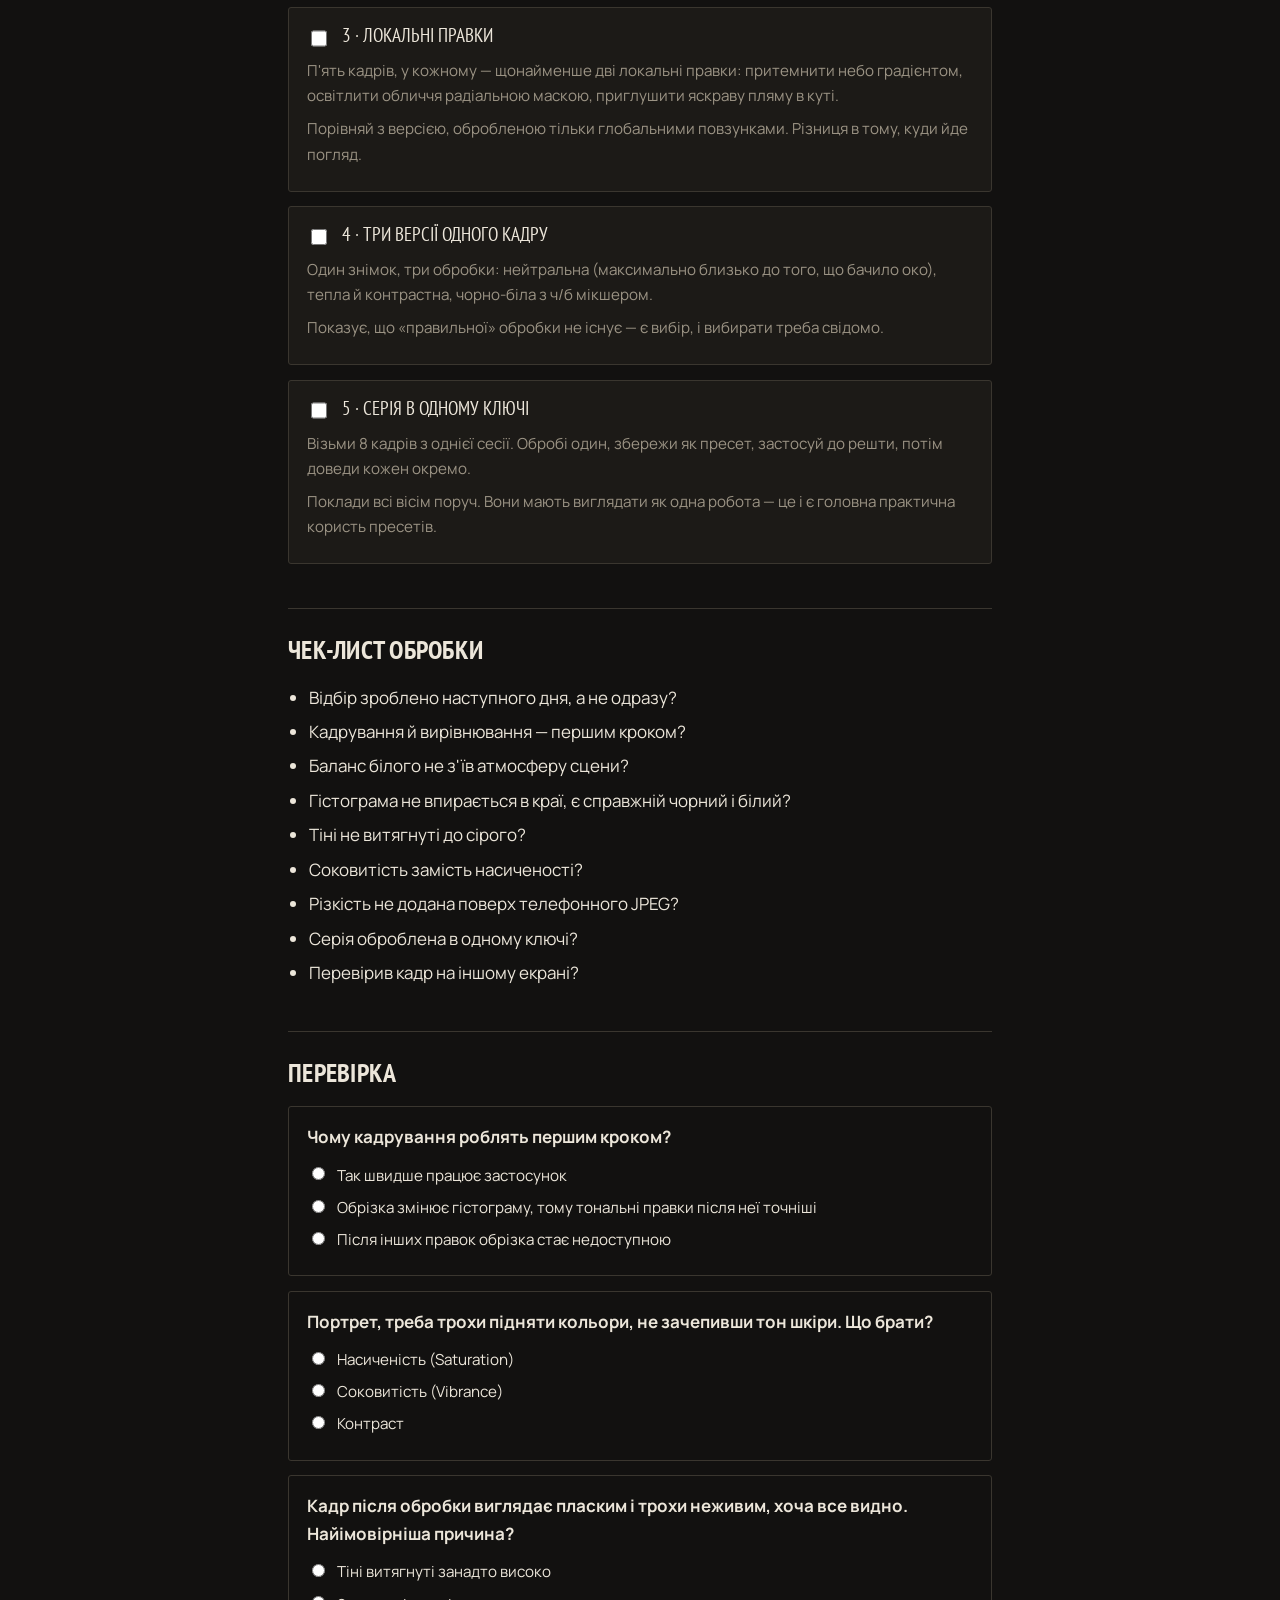
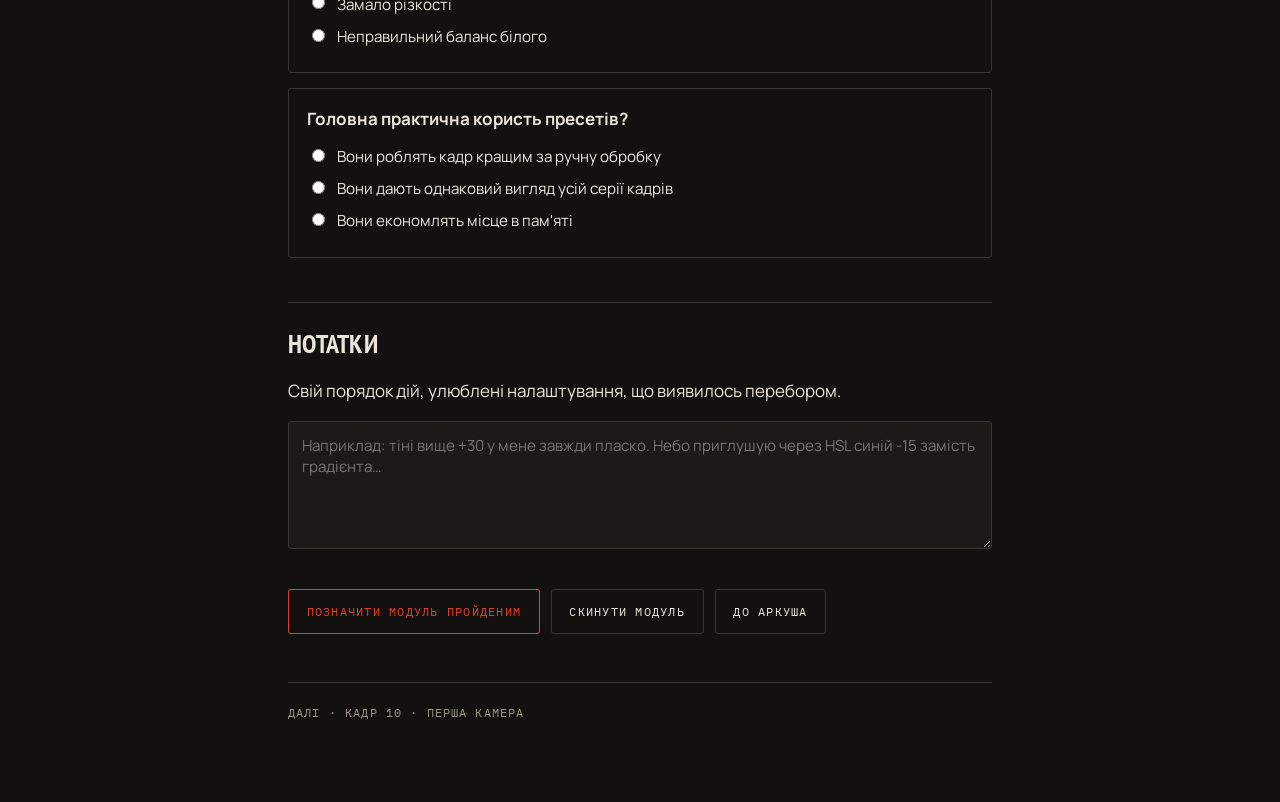
<file: 09-editing.html>
<!DOCTYPE html>
<html lang="uk">
<head>
<meta charset="utf-8">
<meta name="viewport" content="width=device-width, initial-scale=1">
<title>Кадр 09 · Обробка</title>
<link rel="preconnect" href="https://fonts.googleapis.com">
<link rel="preconnect" href="https://fonts.gstatic.com" crossorigin>
<link href="https://fonts.googleapis.com/css2?family=PT+Sans+Narrow:wght@400;700&family=Manrope:wght@400;700&family=IBM+Plex+Mono:wght@400;500&display=swap" rel="stylesheet">
<link rel="stylesheet" href="assets/style.css">
</head>
<body data-module="09">

<div class="leader">
  <a class="back" href="index.html">← контактний аркуш</a>
  <span>кадр 09 · обробка</span>
</div>

<div class="wrap module">

  <header class="masthead">
    <h1>Обробка</h1>
    <p class="lede">Обробка не рятує поганий кадр — вона доводить хороший. Мета цього модуля не «зробити красиво», а виробити повторюваний порядок дій, після якого твої знімки виглядають однаково добре й однаково по-твоєму.</p>
  </header>

  <h2>Спочатку відбір</h2>

  <p>Найважливіший етап обробки — той, де ти нічого не обробляєш. <span class="term">Відбір</span> вирішує більше, ніж усі повзунки разом: серія з п'яти сильних кадрів справляє краще враження, ніж тридцять із трьома вдалими серед них.</p>

  <p>Як робити: пройдись по всій сесії швидко, без роздумів, позначаючи все, що чіпляє. Потім другий прохід — з першого відбору лиш найкраще. Дублі одного сюжету порівнюй між собою й лишай один. Кадр, який лишили «бо шкода», псує серію.</p>

  <div class="note">
    <strong>Правило доби.</strong> Не відбирай одразу після зйомки — свіжі кадри завжди здаються кращими, ніж вони є. Перегляд наступного дня дає інші результати.
  </div>

  <h2>Інструменти</h2>

  <ul>
    <li><strong>Lightroom Mobile</strong> — основний. Безкоштовної версії вистачає на весь курс: усі базові повзунки, крива, HSL, робота з DNG. Маски й лікувальний пензель у мобільній версії частково платні — те, чого бракує, покриває Snapseed.</li>
    <li><strong>Snapseed</strong> — безкоштовний повністю. Сильний у локальних правках: інструмент «Точково» (вибіркова корекція за кольором і положенням), «Відновлення» (прибирання об'єктів), «Криві», «Структура».</li>
  </ul>

  <p>Робоча зв'язка проста: базова обробка в Lightroom, точкові виправлення в Snapseed. Порядок можна і зворотний, головне — не крутити ті самі параметри двічі в різних застосунках.</p>

  <h2>Порядок дій</h2>

  <p>Обробляй завжди в цій послідовності. Причина не в естетиці, а в тому, що кожен наступний крок залежить від попереднього: змінивши баланс білого після налаштування кольорів, доведеться переробляти кольори.</p>

  <h3>1. Кадрування і вирівнювання</h3>
  <p>Вирівняй горизонт і вертикалі, обріж зайве по краях. Роби це першим, бо після обрізки гістограма зміниться. Обрізка на 5–10% — доведення; якщо ріжеш половину, це сигнал, що композицію треба було вирішувати на зйомці.</p>

  <h3>2. Баланс білого</h3>
  <p>Два повзунки: температура (синій ↔ жовтий) і відтінок (зелений ↔ пурпуровий). Орієнтуйся на те, що має бути нейтрально-сірим або білим. Але не женись за формальною нейтральністю: захід сонця має лишитись теплим (модуль 04).</p>

  <h3>3. Загальна експозиція</h3>
  <p>Один повзунок «Експозиція» — виводить загальну яскравість. Дивись на гістограму: маса має бути в межах, без прилипання до країв.</p>

  <h3>4. Тональний діапазон</h3>
  <p>Чотири повзунки, які працюють на різні зони яскравості:</p>
  <ul>
    <li><strong>Світлі (Highlights)</strong> — тягни вниз, щоб повернути деталі в небі й на світлих ділянках.</li>
    <li><strong>Тіні (Shadows)</strong> — вгору, щоб проявити темні місця. Обережно: саме перебір тут дає плаский «HDR-вигляд» з модуля 06.</li>
    <li><strong>Білі (Whites)</strong> — де починається чисто біле.</li>
    <li><strong>Чорні (Blacks)</strong> — де починається чисто чорне.</li>
  </ul>
  <p>Практична порада: у кадрі має бути хоч трохи справжнього чорного й справжнього білого. Знімок, де все сіре в середині, виглядає млявим.</p>

  <h3>5. Контраст і крива</h3>
  <p>Повзунок контрасту — груба сокира. <span class="term">Тональна крива</span> — точний інструмент: піднімаєш точку — освітлюєш відповідну зону, опускаєш — темнішаєш. Класична S-крива (тіні трохи вниз, світлі трохи вгору) додає контрасту акуратніше за повзунок.</p>
  <p>Підняти чорну точку кривої на кілька пунктів — це «плівковий» ефект: тіні стають не чорними, а сірими, кадр набуває матовості.</p>

  <h3>6. Колір</h3>
  <ul>
    <li><strong>Насиченість (Saturation)</strong> підсилює всі кольори однаково — найгрубіший інструмент, легко перебрати.</li>
    <li><strong>Соковитість (Vibrance)</strong> підсилює переважно бліді кольори й майже не чіпає вже насичені та тон шкіри. Для більшості кадрів бери саме її.</li>
    <li><strong>HSL</strong> — окремо для кожного кольору три параметри: відтінок, насиченість, яскравість. Тут робиться основна робота: приглушити надто синє небо, витягнути зелень, прибрати надлишок червоного зі шкіри.</li>
  </ul>

  <h3>7. Локальні правки</h3>
  <p>Глобальні повзунки діють на весь кадр, а виправити зазвичай треба одну зону. Лінійний градієнт — притемнити небо. Радіальний — освітлити обличчя. Пензель — точково. У Snapseed те саме робить «Точково».</p>
  <p>Це той крок, який найбільше відрізняє оброблений кадр від просто виправленого: увага глядача керується яскравістю, тому освітливши головне й притемнивши другорядне, ти напряму керуєш маршрутом погляду (модуль 03).</p>

  <h3>8. Різкість і шум</h3>
  <p>З телефонним JPEG різкість уже перебрана камерою — додавати не треба, іноді варто зменшити. У RAW різкість додається помірно. Шумодав — мінімально необхідний: він з'їдає дрібну текстуру, і «акварель» з модуля 06 можна зробити й власноруч.</p>

  <h3>9. Дефекти</h3>
  <p>Смітинки, дроти, випадкові плями — лікувальний пензель у Lightroom або «Відновлення» в Snapseed. Прибирати цілі об'єкти можна, але це вже не обробка, а ретуш — і межу кожен ставить сам.</p>

  <h3>10. Експорт</h3>
  <p>Для соцмереж і екрана: JPEG, довга сторона 2048–2560 px, якість 80–90%, простір sRGB. Для друку — максимальний розмір без зменшення. Пам'ятай, що більшість платформ стискає завантажене повторно, тому надсилати 50-мегабайтний файл сенсу немає.</p>

  <h2>Чорно-біле</h2>
  <p>Ч/Б — не «прибрати колір», а інша логіка: замість кольорових контрастів працюють тональні. Кадр підходить для ч/б, якщо в ньому сильна графіка, фактура, світло й тінь — і не підходить, якщо тримався саме на кольорі.</p>
  <p>Головний інструмент — <strong>ч/б мікшер</strong>: він задає, наскільки світлим стане кожен вихідний колір. Приглушивши синій, ти зробиш небо драматично темним, не чіпаючи нічого іншого.</p>

  <h2>Пресети й послідовність</h2>
  <p>Пресет — це збережений набір налаштувань. Користь від нього одна: <strong>консистентність</strong>. Обробивши один кадр серії, збережи налаштування й застосуй до решти, потім підправ кожен окремо. Серія, оброблена в одному ключі, виглядає як робота, а не як набір випадкових фото.</p>
  <p>Чужі пресети як готове рішення працюють погано: вони робились під інше світло й іншу камеру. Як стартова точка з подальшим доведенням — цілком.</p>

  <h2>Сім ознак перебору</h2>
  <ul>
    <li>Тіні витягнуті до сірого — кадр плаский, «HDR-вигляд».</li>
    <li>Насиченість вивернута — шкіра помаранчева, зелень отруйна.</li>
    <li>Clarity / Структура на максимумі — темні ореоли по контурах.</li>
    <li>Різкість поверх телефонного JPEG — хрусткі краї й шум.</li>
    <li>Небо неприродно синє при природному освітленні решти.</li>
    <li>Шумодав з'їв усі дрібні деталі.</li>
    <li>Кадр виглядає інакше на іншому екрані — обробляв при неправильній яскравості.</li>
  </ul>

  <div class="note">
    <strong>Тест на перебір.</strong> Відклади оброблений кадр на день і подивись знову. Якщо перше, що бачиш, — обробка, а не сюжет, повзунки треба відкотити приблизно наполовину.
  </div>

  <h2>Практика</h2>

  <div class="task">
    <label class="task-head"><input type="checkbox" data-task="t1"><span>1 · Жорсткий відбір</span></label>
    <div class="task-body">
      <p>Візьми весь свій архів за модулі 01–08 і відбери рівно 20 кадрів. Не 25 і не 30 — рівно 20.</p>
      <p>Це неприємна вправа й тому корисна: вона змушує порівнювати власні кадри між собою, а не радіти кожному окремо.</p>
    </div>
  </div>

  <div class="task">
    <label class="task-head"><input type="checkbox" data-task="t2"><span>2 · Порядок дій на одному RAW</span></label>
    <div class="task-body">
      <p>Візьми один DNG зі складною сценою (захід, контрове, вікно). Пройди всі десять кроків по черзі, роблячи скріншот після кожного.</p>
      <p>Мета — побачити внесок кожного етапу окремо й запам'ятати послідовність. Скріншоти збережи, вони знадобляться для порівняння.</p>
    </div>
  </div>

  <div class="task">
    <label class="task-head"><input type="checkbox" data-task="t3"><span>3 · Локальні правки</span></label>
    <div class="task-body">
      <p>П'ять кадрів, у кожному — щонайменше дві локальні правки: притемнити небо градієнтом, освітлити обличчя радіальною маскою, приглушити яскраву пляму в куті.</p>
      <p>Порівняй з версією, обробленою тільки глобальними повзунками. Різниця в тому, куди йде погляд.</p>
    </div>
  </div>

  <div class="task">
    <label class="task-head"><input type="checkbox" data-task="t4"><span>4 · Три версії одного кадру</span></label>
    <div class="task-body">
      <p>Один знімок, три обробки: нейтральна (максимально близько до того, що бачило око), тепла й контрастна, чорно-біла з ч/б мікшером.</p>
      <p>Показує, що «правильної» обробки не існує — є вибір, і вибирати треба свідомо.</p>
    </div>
  </div>

  <div class="task">
    <label class="task-head"><input type="checkbox" data-task="t5"><span>5 · Серія в одному ключі</span></label>
    <div class="task-body">
      <p>Візьми 8 кадрів з однієї сесії. Обробі один, збережи як пресет, застосуй до решти, потім доведи кожен окремо.</p>
      <p>Поклади всі вісім поруч. Вони мають виглядати як одна робота — це і є головна практична користь пресетів.</p>
    </div>
  </div>

  <h2>Чек-лист обробки</h2>
  <ul>
    <li>Відбір зроблено наступного дня, а не одразу?</li>
    <li>Кадрування й вирівнювання — першим кроком?</li>
    <li>Баланс білого не з'їв атмосферу сцени?</li>
    <li>Гістограма не впирається в краї, є справжній чорний і білий?</li>
    <li>Тіні не витягнуті до сірого?</li>
    <li>Соковитість замість насиченості?</li>
    <li>Різкість не додана поверх телефонного JPEG?</li>
    <li>Серія оброблена в одному ключі?</li>
    <li>Перевірив кадр на іншому екрані?</li>
  </ul>

  <h2>Перевірка</h2>

  <div class="quiz-q" data-q="q1">
    <p>Чому кадрування роблять першим кроком?</p>
    <label class="opt"><input type="radio" name="q1" value="a"> <span>Так швидше працює застосунок</span></label>
    <label class="opt"><input type="radio" name="q1" value="b" data-correct="1"> <span>Обрізка змінює гістограму, тому тональні правки після неї точніші</span></label>
    <label class="opt"><input type="radio" name="q1" value="c"> <span>Після інших правок обрізка стає недоступною</span></label>
    <p class="verdict" data-ok="Прибравши яскравий край, ти змінюєш розподіл яскравостей у кадрі." data-no="Річ у гістограмі: обрізавши частину кадру, ти змінюєш те, за чим налаштовував експозицію."></p>
  </div>

  <div class="quiz-q" data-q="q2">
    <p>Портрет, треба трохи підняти кольори, не зачепивши тон шкіри. Що брати?</p>
    <label class="opt"><input type="radio" name="q2" value="a"> <span>Насиченість (Saturation)</span></label>
    <label class="opt"><input type="radio" name="q2" value="b" data-correct="1"> <span>Соковитість (Vibrance)</span></label>
    <label class="opt"><input type="radio" name="q2" value="c"> <span>Контраст</span></label>
    <p class="verdict" data-ok="Vibrance майже не чіпає вже насичені кольори й тон шкіри." data-no="Saturation тягне все однаково й першою робить шкіру помаранчевою. Vibrance діє вибірково."></p>
  </div>

  <div class="quiz-q" data-q="q3">
    <p>Кадр після обробки виглядає пласким і трохи неживим, хоча все видно. Найімовірніша причина?</p>
    <label class="opt"><input type="radio" name="q3" value="a" data-correct="1"> <span>Тіні витягнуті занадто високо</span></label>
    <label class="opt"><input type="radio" name="q3" value="b"> <span>Замало різкості</span></label>
    <label class="opt"><input type="radio" name="q3" value="c"> <span>Неправильний баланс білого</span></label>
    <p class="verdict" data-ok="Той самий ефект, що дає агресивний HDR у камері." data-no="Це класичний наслідок перебору з повзунком тіней: зникають темні зони, а разом з ними об'єм."></p>
  </div>

  <div class="quiz-q" data-q="q4">
    <p>Головна практична користь пресетів?</p>
    <label class="opt"><input type="radio" name="q4" value="a"> <span>Вони роблять кадр кращим за ручну обробку</span></label>
    <label class="opt"><input type="radio" name="q4" value="b" data-correct="1"> <span>Вони дають однаковий вигляд усій серії кадрів</span></label>
    <label class="opt"><input type="radio" name="q4" value="c"> <span>Вони економлять місце в пам'яті</span></label>
    <p class="verdict" data-ok="Консистентність серії — те, що відрізняє роботу від набору фото." data-no="Пресет не покращує окремий кадр — він забезпечує єдиний ключ обробки для всієї серії."></p>
  </div>

  <h2>Нотатки</h2>
  <p>Свій порядок дій, улюблені налаштування, що виявилось перебором.</p>
  <textarea class="notes" placeholder="Наприклад: тіні вище +30 у мене завжди пласко. Небо приглушую через HSL синій -15 замість градієнта…"></textarea>

  <div class="btn-row">
    <button class="primary" data-done>Позначити модуль пройденим</button>
    <button data-reset-module>Скинути модуль</button>
    <a class="btn" href="index.html">До аркуша</a>
    <span class="saved">Збережено</span>
  </div>

  <div class="foot">Далі · кадр 10 · перша камера</div>
</div>

<script src="assets/course.js"></script>
</body>
</html>
</file>
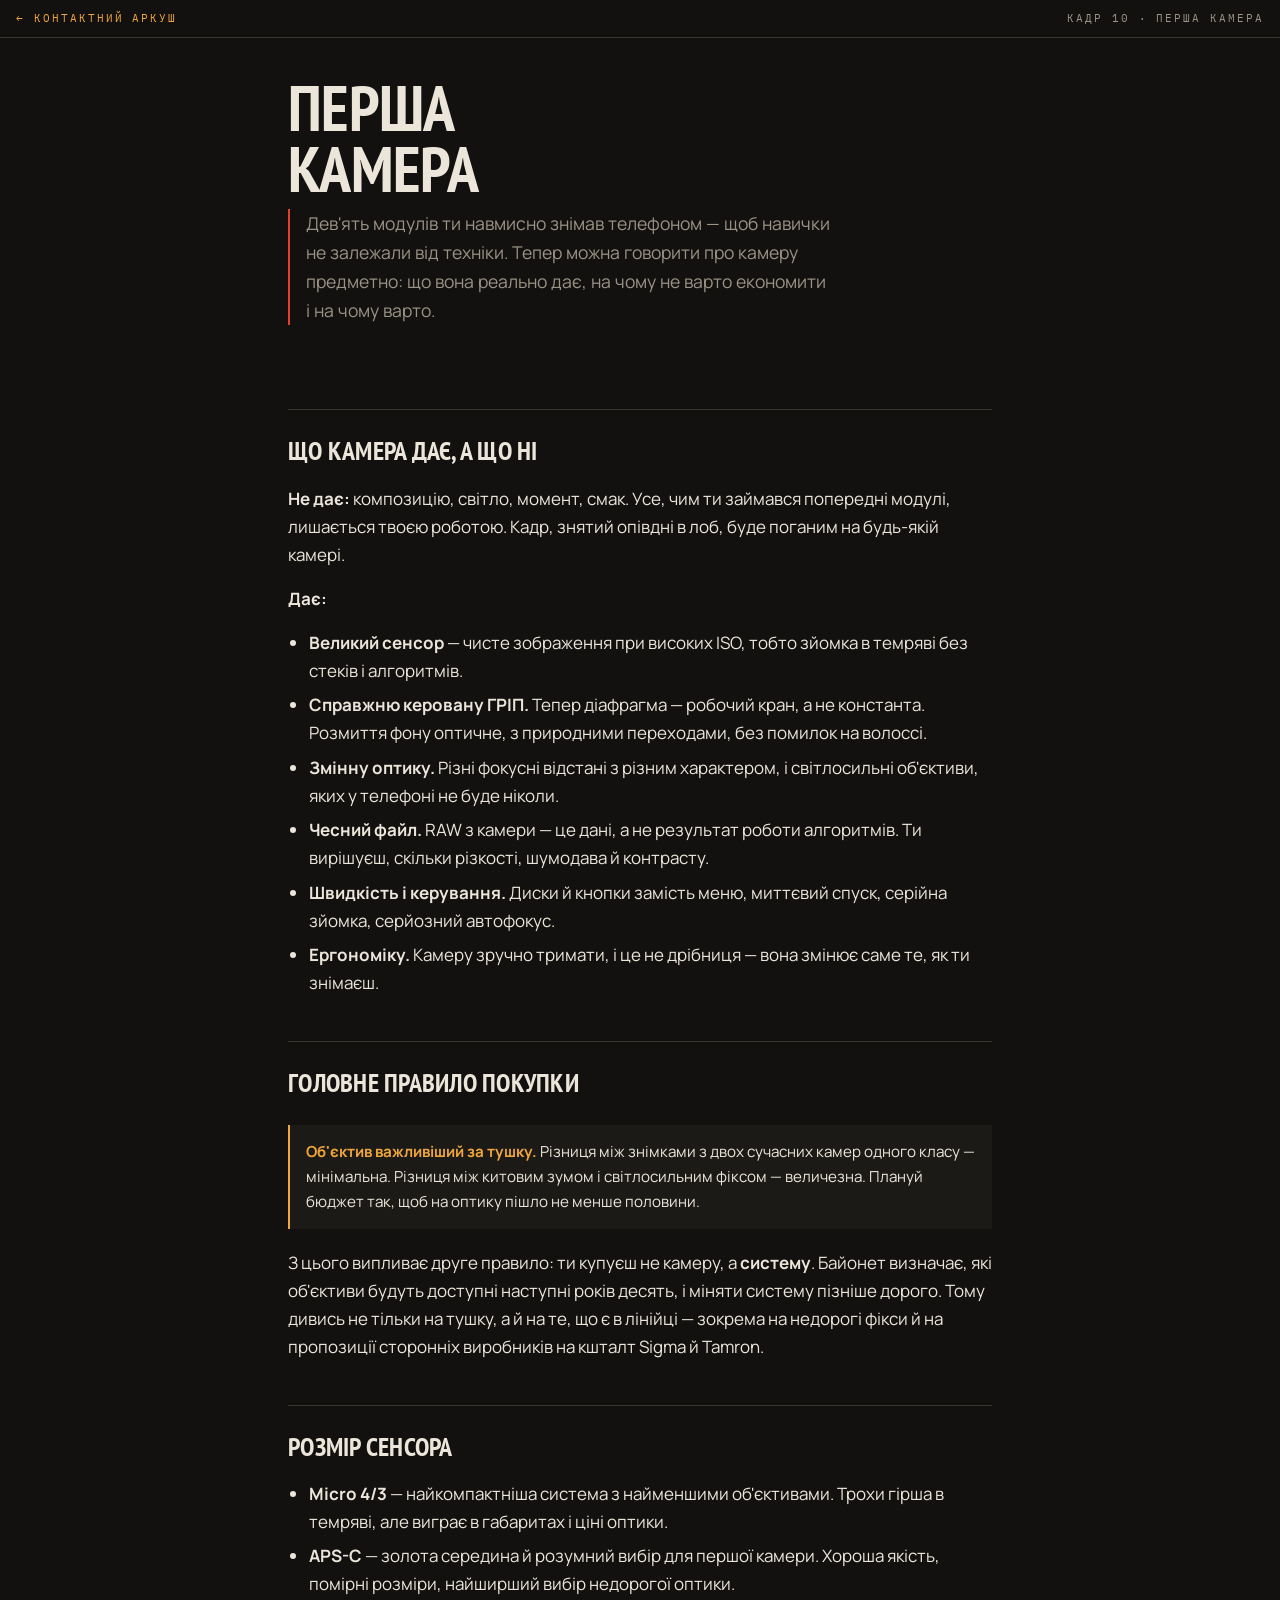
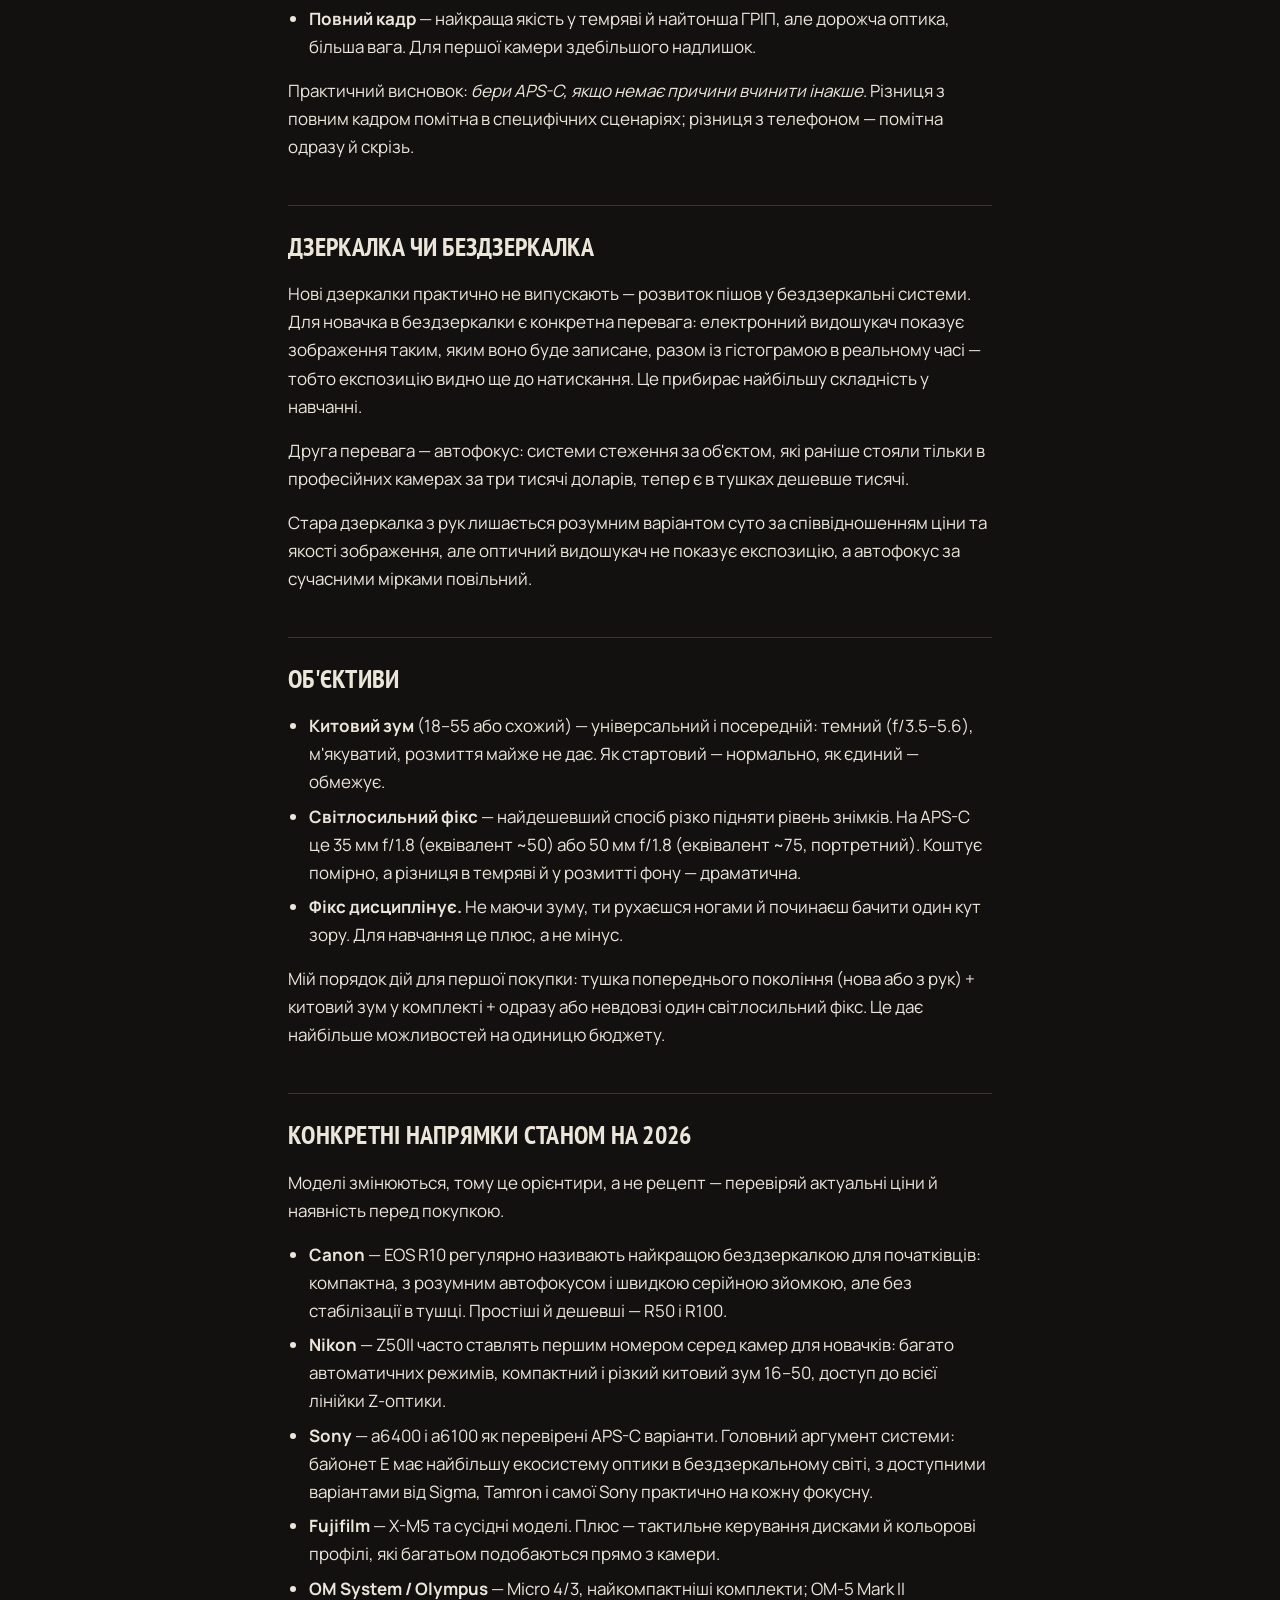
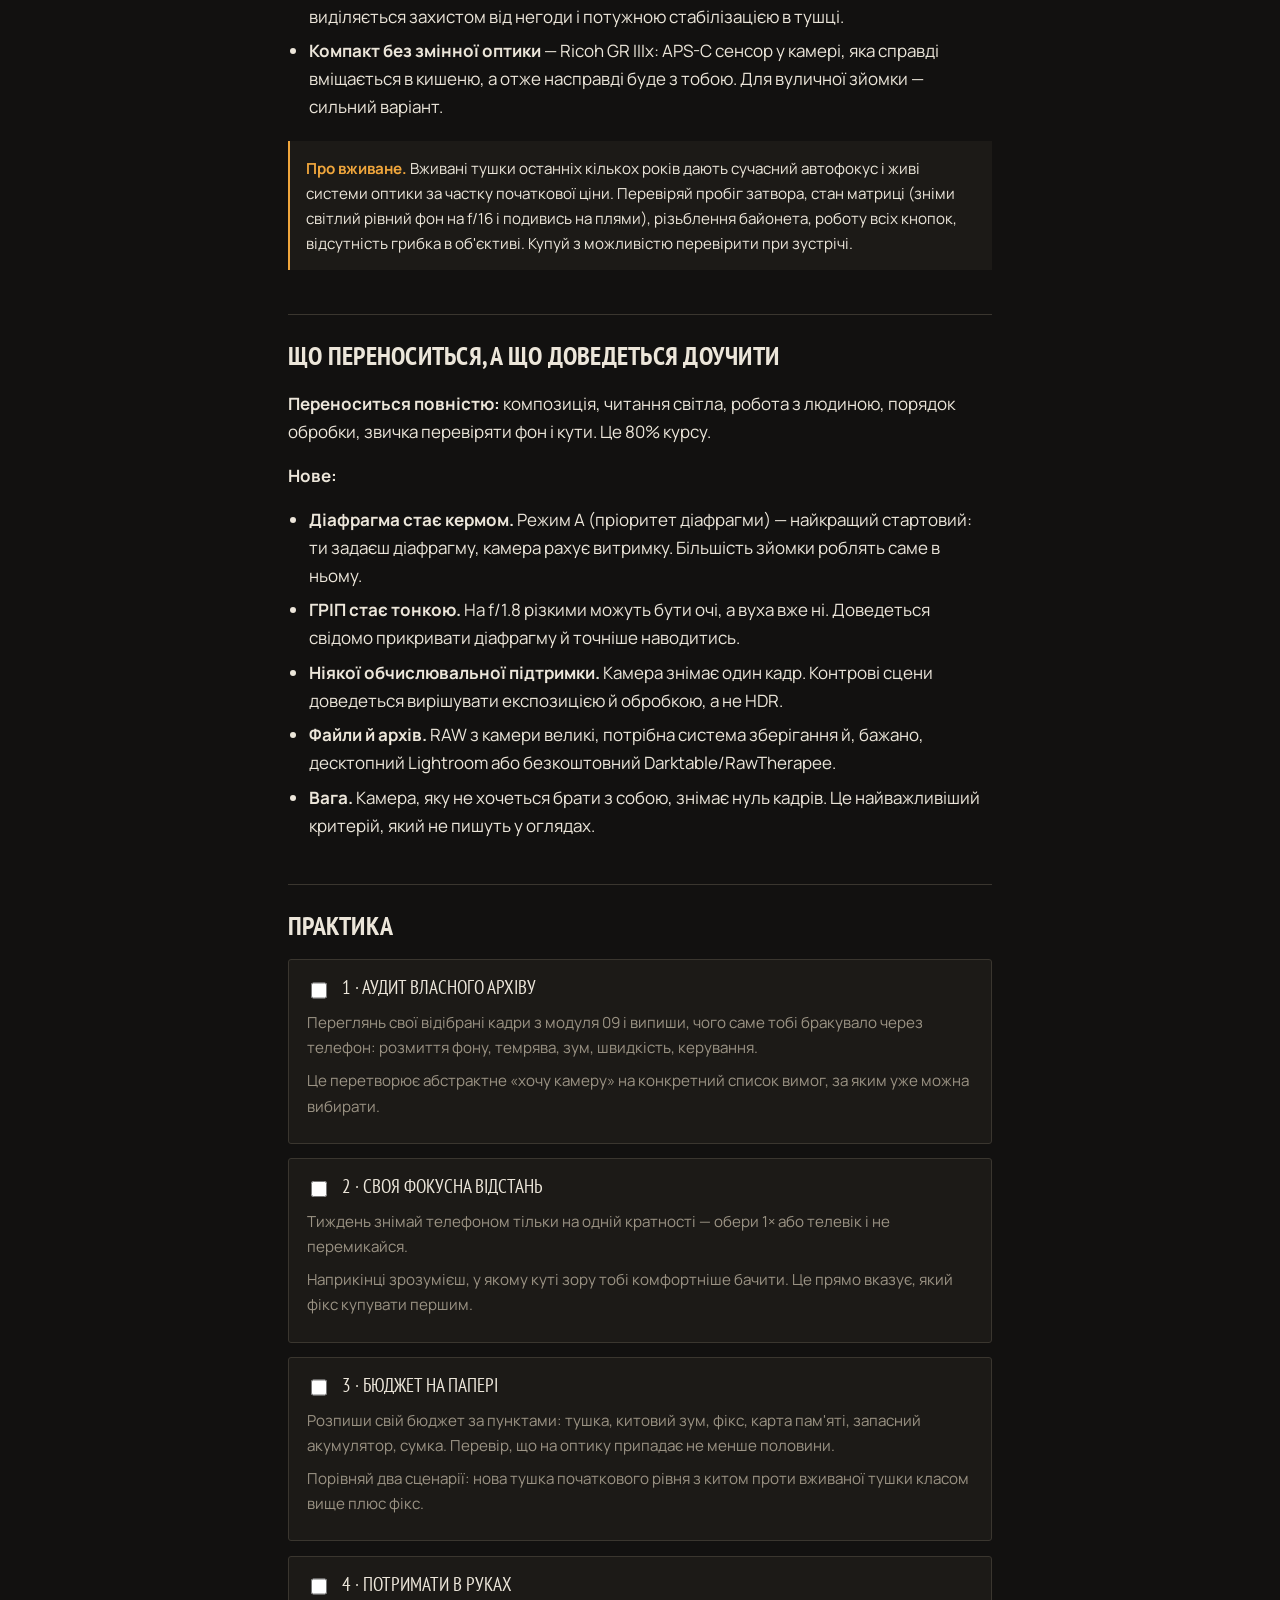
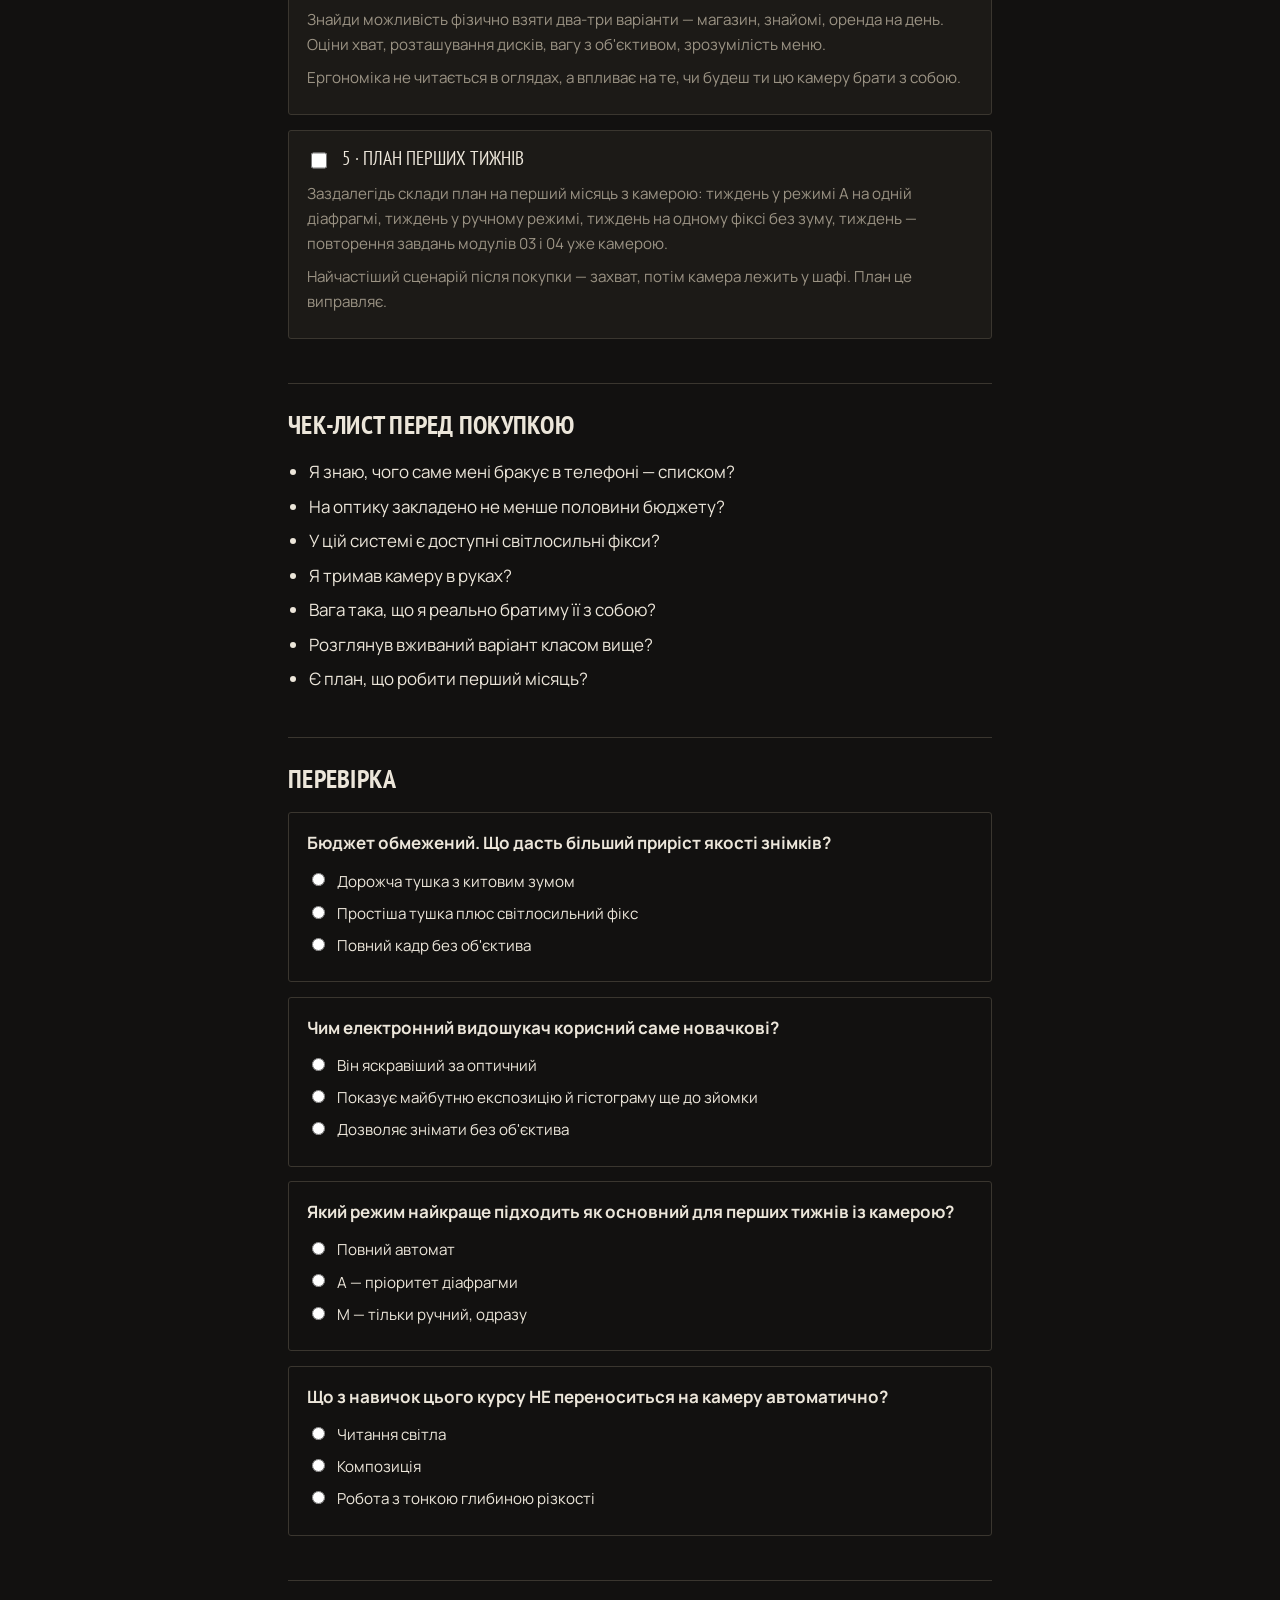
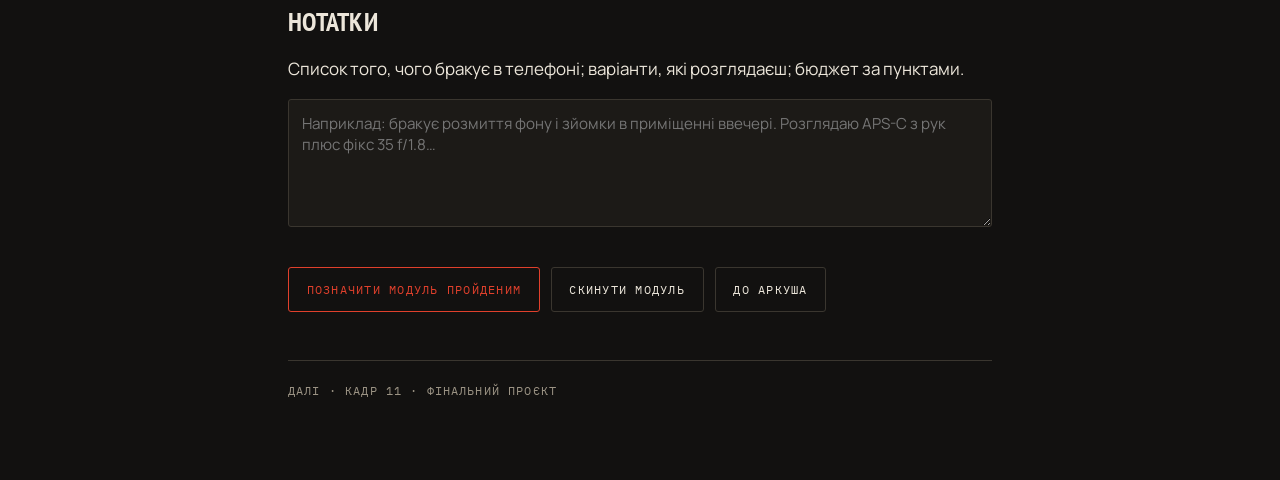
<file: 10-camera.html>
<!DOCTYPE html>
<html lang="uk">
<head>
<meta charset="utf-8">
<meta name="viewport" content="width=device-width, initial-scale=1">
<title>Кадр 10 · Перша камера</title>
<link rel="preconnect" href="https://fonts.googleapis.com">
<link rel="preconnect" href="https://fonts.gstatic.com" crossorigin>
<link href="https://fonts.googleapis.com/css2?family=PT+Sans+Narrow:wght@400;700&family=Manrope:wght@400;700&family=IBM+Plex+Mono:wght@400;500&display=swap" rel="stylesheet">
<link rel="stylesheet" href="assets/style.css">
</head>
<body data-module="10">

<div class="leader">
  <a class="back" href="index.html">← контактний аркуш</a>
  <span>кадр 10 · перша камера</span>
</div>

<div class="wrap module">

  <header class="masthead">
    <h1>Перша<br>камера</h1>
    <p class="lede">Дев'ять модулів ти навмисно знімав телефоном — щоб навички не залежали від техніки. Тепер можна говорити про камеру предметно: що вона реально дає, на чому не варто економити і на чому варто.</p>
  </header>

  <h2>Що камера дає, а що ні</h2>

  <p><strong>Не дає:</strong> композицію, світло, момент, смак. Усе, чим ти займався попередні модулі, лишається твоєю роботою. Кадр, знятий опівдні в лоб, буде поганим на будь-якій камері.</p>

  <p><strong>Дає:</strong></p>
  <ul>
    <li><strong>Великий сенсор</strong> — чисте зображення при високих ISO, тобто зйомка в темряві без стеків і алгоритмів.</li>
    <li><strong>Справжню керовану ГРІП.</strong> Тепер діафрагма — робочий кран, а не константа. Розмиття фону оптичне, з природними переходами, без помилок на волоссі.</li>
    <li><strong>Змінну оптику.</strong> Різні фокусні відстані з різним характером, і світлосильні об'єктиви, яких у телефоні не буде ніколи.</li>
    <li><strong>Чесний файл.</strong> RAW з камери — це дані, а не результат роботи алгоритмів. Ти вирішуєш, скільки різкості, шумодава й контрасту.</li>
    <li><strong>Швидкість і керування.</strong> Диски й кнопки замість меню, миттєвий спуск, серійна зйомка, серйозний автофокус.</li>
    <li><strong>Ергономіку.</strong> Камеру зручно тримати, і це не дрібниця — вона змінює саме те, як ти знімаєш.</li>
  </ul>

  <h2>Головне правило покупки</h2>

  <div class="note">
    <strong>Об'єктив важливіший за тушку.</strong> Різниця між знімками з двох сучасних камер одного класу — мінімальна. Різниця між китовим зумом і світлосильним фіксом — величезна. Плануй бюджет так, щоб на оптику пішло не менше половини.
  </div>

  <p>З цього випливає друге правило: ти купуєш не камеру, а <strong>систему</strong>. Байонет визначає, які об'єктиви будуть доступні наступні років десять, і міняти систему пізніше дорого. Тому дивись не тільки на тушку, а й на те, що є в лінійці — зокрема на недорогі фікси й на пропозиції сторонніх виробників на кшталт Sigma й Tamron.</p>

  <h2>Розмір сенсора</h2>

  <ul>
    <li><strong>Micro 4/3</strong> — найкомпактніша система з найменшими об'єктивами. Трохи гірша в темряві, але виграє в габаритах і ціні оптики.</li>
    <li><strong>APS-C</strong> — золота середина й розумний вибір для першої камери. Хороша якість, помірні розміри, найширший вибір недорогої оптики.</li>
    <li><strong>Повний кадр</strong> — найкраща якість у темряві й найтонша ГРІП, але дорожча оптика, більша вага. Для першої камери здебільшого надлишок.</li>
  </ul>

  <p>Практичний висновок: <em>бери APS-C, якщо немає причини вчинити інакше</em>. Різниця з повним кадром помітна в специфічних сценаріях; різниця з телефоном — помітна одразу й скрізь.</p>

  <h2>Дзеркалка чи бездзеркалка</h2>

  <p>Нові дзеркалки практично не випускають — розвиток пішов у бездзеркальні системи. Для новачка в бездзеркалки є конкретна перевага: електронний видошукач показує зображення таким, яким воно буде записане, разом із гістограмою в реальному часі — тобто експозицію видно ще до натискання. Це прибирає найбільшу складність у навчанні.</p>

  <p>Друга перевага — автофокус: системи стеження за об'єктом, які раніше стояли тільки в професійних камерах за три тисячі доларів, тепер є в тушках дешевше тисячі.</p>

  <p>Стара дзеркалка з рук лишається розумним варіантом суто за співвідношенням ціни та якості зображення, але оптичний видошукач не показує експозицію, а автофокус за сучасними мірками повільний.</p>

  <h2>Об'єктиви</h2>

  <ul>
    <li><strong>Китовий зум</strong> (18–55 або схожий) — універсальний і посередній: темний (f/3.5–5.6), м'якуватий, розмиття майже не дає. Як стартовий — нормально, як єдиний — обмежує.</li>
    <li><strong>Світлосильний фікс</strong> — найдешевший спосіб різко підняти рівень знімків. На APS-C це 35 мм f/1.8 (еквівалент ~50) або 50 мм f/1.8 (еквівалент ~75, портретний). Коштує помірно, а різниця в темряві й у розмитті фону — драматична.</li>
    <li><strong>Фікс дисциплінує.</strong> Не маючи зуму, ти рухаєшся ногами й починаєш бачити один кут зору. Для навчання це плюс, а не мінус.</li>
  </ul>

  <p>Мій порядок дій для першої покупки: тушка попереднього покоління (нова або з рук) + китовий зум у комплекті + одразу або невдовзі один світлосильний фікс. Це дає найбільше можливостей на одиницю бюджету.</p>

  <h2>Конкретні напрямки станом на 2026</h2>

  <p>Моделі змінюються, тому це орієнтири, а не рецепт — перевіряй актуальні ціни й наявність перед покупкою.</p>

  <ul>
    <li><strong>Canon</strong> — EOS R10 регулярно називають найкращою бездзеркалкою для початківців: компактна, з розумним автофокусом і швидкою серійною зйомкою, але без стабілізації в тушці. Простіші й дешевші — R50 і R100.</li>
    <li><strong>Nikon</strong> — Z50II часто ставлять першим номером серед камер для новачків: багато автоматичних режимів, компактний і різкий китовий зум 16–50, доступ до всієї лінійки Z-оптики.</li>
    <li><strong>Sony</strong> — a6400 і a6100 як перевірені APS-C варіанти. Головний аргумент системи: байонет E має найбільшу екосистему оптики в бездзеркальному світі, з доступними варіантами від Sigma, Tamron і самої Sony практично на кожну фокусну.</li>
    <li><strong>Fujifilm</strong> — X-M5 та сусідні моделі. Плюс — тактильне керування дисками й кольорові профілі, які багатьом подобаються прямо з камери.</li>
    <li><strong>OM System / Olympus</strong> — Micro 4/3, найкомпактніші комплекти; OM-5 Mark II виділяється захистом від негоди і потужною стабілізацією в тушці.</li>
    <li><strong>Компакт без змінної оптики</strong> — Ricoh GR IIIx: APS-C сенсор у камері, яка справді вміщається в кишеню, а отже насправді буде з тобою. Для вуличної зйомки — сильний варіант.</li>
  </ul>

  <div class="note">
    <strong>Про вживане.</strong> Вживані тушки останніх кількох років дають сучасний автофокус і живі системи оптики за частку початкової ціни. Перевіряй пробіг затвора, стан матриці (зніми світлий рівний фон на f/16 і подивись на плями), різьблення байонета, роботу всіх кнопок, відсутність грибка в об'єктиві. Купуй з можливістю перевірити при зустрічі.
  </div>

  <h2>Що переноситься, а що доведеться доучити</h2>

  <p><strong>Переноситься повністю:</strong> композиція, читання світла, робота з людиною, порядок обробки, звичка перевіряти фон і кути. Це 80% курсу.</p>

  <p><strong>Нове:</strong></p>
  <ul>
    <li><strong>Діафрагма стає кермом.</strong> Режим A (пріоритет діафрагми) — найкращий стартовий: ти задаєш діафрагму, камера рахує витримку. Більшість зйомки роблять саме в ньому.</li>
    <li><strong>ГРІП стає тонкою.</strong> На f/1.8 різкими можуть бути очі, а вуха вже ні. Доведеться свідомо прикривати діафрагму й точніше наводитись.</li>
    <li><strong>Ніякої обчислювальної підтримки.</strong> Камера знімає один кадр. Контрові сцени доведеться вирішувати експозицією й обробкою, а не HDR.</li>
    <li><strong>Файли й архів.</strong> RAW з камери великі, потрібна система зберігання й, бажано, десктопний Lightroom або безкоштовний Darktable/RawTherapee.</li>
    <li><strong>Вага.</strong> Камера, яку не хочеться брати з собою, знімає нуль кадрів. Це найважливіший критерій, який не пишуть у оглядах.</li>
  </ul>

  <h2>Практика</h2>

  <div class="task">
    <label class="task-head"><input type="checkbox" data-task="t1"><span>1 · Аудит власного архіву</span></label>
    <div class="task-body">
      <p>Переглянь свої відібрані кадри з модуля 09 і випиши, чого саме тобі бракувало через телефон: розмиття фону, темрява, зум, швидкість, керування.</p>
      <p>Це перетворює абстрактне «хочу камеру» на конкретний список вимог, за яким уже можна вибирати.</p>
    </div>
  </div>

  <div class="task">
    <label class="task-head"><input type="checkbox" data-task="t2"><span>2 · Своя фокусна відстань</span></label>
    <div class="task-body">
      <p>Тиждень знімай телефоном тільки на одній кратності — обери 1× або телевік і не перемикайся.</p>
      <p>Наприкінці зрозумієш, у якому куті зору тобі комфортніше бачити. Це прямо вказує, який фікс купувати першим.</p>
    </div>
  </div>

  <div class="task">
    <label class="task-head"><input type="checkbox" data-task="t3"><span>3 · Бюджет на папері</span></label>
    <div class="task-body">
      <p>Розпиши свій бюджет за пунктами: тушка, китовий зум, фікс, карта пам'яті, запасний акумулятор, сумка. Перевір, що на оптику припадає не менше половини.</p>
      <p>Порівняй два сценарії: нова тушка початкового рівня з китом проти вживаної тушки класом вище плюс фікс.</p>
    </div>
  </div>

  <div class="task">
    <label class="task-head"><input type="checkbox" data-task="t4"><span>4 · Потримати в руках</span></label>
    <div class="task-body">
      <p>Знайди можливість фізично взяти два-три варіанти — магазин, знайомі, оренда на день. Оціни хват, розташування дисків, вагу з об'єктивом, зрозумілість меню.</p>
      <p>Ергономіка не читається в оглядах, а впливає на те, чи будеш ти цю камеру брати з собою.</p>
    </div>
  </div>

  <div class="task">
    <label class="task-head"><input type="checkbox" data-task="t5"><span>5 · План перших тижнів</span></label>
    <div class="task-body">
      <p>Заздалегідь склади план на перший місяць з камерою: тиждень у режимі A на одній діафрагмі, тиждень у ручному режимі, тиждень на одному фіксі без зуму, тиждень — повторення завдань модулів 03 і 04 уже камерою.</p>
      <p>Найчастіший сценарій після покупки — захват, потім камера лежить у шафі. План це виправляє.</p>
    </div>
  </div>

  <h2>Чек-лист перед покупкою</h2>
  <ul>
    <li>Я знаю, чого саме мені бракує в телефоні — списком?</li>
    <li>На оптику закладено не менше половини бюджету?</li>
    <li>У цій системі є доступні світлосильні фікси?</li>
    <li>Я тримав камеру в руках?</li>
    <li>Вага така, що я реально братиму її з собою?</li>
    <li>Розглянув вживаний варіант класом вище?</li>
    <li>Є план, що робити перший місяць?</li>
  </ul>

  <h2>Перевірка</h2>

  <div class="quiz-q" data-q="q1">
    <p>Бюджет обмежений. Що дасть більший приріст якості знімків?</p>
    <label class="opt"><input type="radio" name="q1" value="a"> <span>Дорожча тушка з китовим зумом</span></label>
    <label class="opt"><input type="radio" name="q1" value="b" data-correct="1"> <span>Простіша тушка плюс світлосильний фікс</span></label>
    <label class="opt"><input type="radio" name="q1" value="c"> <span>Повний кадр без об'єктива</span></label>
    <p class="verdict" data-ok="Оптика визначає розмиття, малюнок і роботу в темряві більше за тушку." data-no="Різниця між сучасними тушками одного класу мала. Різниця між китом f/3.5–5.6 і фіксом f/1.8 — велика."></p>
  </div>

  <div class="quiz-q" data-q="q2">
    <p>Чим електронний видошукач корисний саме новачкові?</p>
    <label class="opt"><input type="radio" name="q2" value="a"> <span>Він яскравіший за оптичний</span></label>
    <label class="opt"><input type="radio" name="q2" value="b" data-correct="1"> <span>Показує майбутню експозицію й гістограму ще до зйомки</span></label>
    <label class="opt"><input type="radio" name="q2" value="c"> <span>Дозволяє знімати без об'єктива</span></label>
    <p class="verdict" data-ok="Зникає найдовший цикл навчання: зняв — подивився — перезняв." data-no="Головне — що ти бачиш результат до натискання, разом із гістограмою. Помилку в експозиції видно одразу."></p>
  </div>

  <div class="quiz-q" data-q="q3">
    <p>Який режим найкраще підходить як основний для перших тижнів із камерою?</p>
    <label class="opt"><input type="radio" name="q3" value="a"> <span>Повний автомат</span></label>
    <label class="opt"><input type="radio" name="q3" value="b" data-correct="1"> <span>A — пріоритет діафрагми</span></label>
    <label class="opt"><input type="radio" name="q3" value="c"> <span>M — тільки ручний, одразу</span></label>
    <p class="verdict" data-ok="Ти керуєш ГРІП, камера рахує витримку — саме той кран, якого не було в телефоні." data-no="Автомат нічого не вчить, повний ручний на старті гальмує. Режим A дає контроль над головним новим параметром."></p>
  </div>

  <div class="quiz-q" data-q="q4">
    <p>Що з навичок цього курсу НЕ переноситься на камеру автоматично?</p>
    <label class="opt"><input type="radio" name="q4" value="a"> <span>Читання світла</span></label>
    <label class="opt"><input type="radio" name="q4" value="b"> <span>Композиція</span></label>
    <label class="opt"><input type="radio" name="q4" value="c" data-correct="1"> <span>Робота з тонкою глибиною різкості</span></label>
    <p class="verdict" data-ok="На телефоні ГРІП була величезною — доведеться вчитись наводитись точніше." data-no="Світло й композиція переносяться повністю. Нова саме керована ГРІП: на f/1.8 промах у сантиметри вже видно."></p>
  </div>

  <h2>Нотатки</h2>
  <p>Список того, чого бракує в телефоні; варіанти, які розглядаєш; бюджет за пунктами.</p>
  <textarea class="notes" placeholder="Наприклад: бракує розмиття фону і зйомки в приміщенні ввечері. Розглядаю APS-C з рук плюс фікс 35 f/1.8…"></textarea>

  <div class="btn-row">
    <button class="primary" data-done>Позначити модуль пройденим</button>
    <button data-reset-module>Скинути модуль</button>
    <a class="btn" href="index.html">До аркуша</a>
    <span class="saved">Збережено</span>
  </div>

  <div class="foot">Далі · кадр 11 · фінальний проєкт</div>
</div>

<script src="assets/course.js"></script>
</body>
</html>
</file>
<file: assets/style.css>
/* ---------------------------------------------------------------
   Фотокурс — спільні стилі
   Візуальна ідея: контактний відбиток на світловому столі,
   позначки червоним олівцем (chinagraph) на пройдених кадрах.
   --------------------------------------------------------------- */

:root {
  --film:      #121110;
  --rebate:    #1c1a17;
  --emulsion:  #2b2823;
  --edge:      #3a362f;
  --paper:     #ece6da;
  --paper-dim: #9b9384;
  --grease:    #e0402c;
  --safelight: #f0a63c;

  --display: "PT Sans Narrow", "Arial Narrow", sans-serif;
  --body:    "Manrope", -apple-system, BlinkMacSystemFont, "Segoe UI", sans-serif;
  --data:    "IBM Plex Mono", ui-monospace, "Courier New", monospace;

  --gap: 1.25rem;
  --radius: 3px;
}

* { box-sizing: border-box; }

html { -webkit-text-size-adjust: 100%; }

body {
  margin: 0;
  background: var(--film);
  color: var(--paper);
  font-family: var(--body);
  font-size: 17px;
  line-height: 1.65;
  padding-bottom: 5rem;
}

a { color: var(--safelight); }

/* --- Плівкова шапка ------------------------------------------- */

.leader {
  border-bottom: 1px solid var(--edge);
  padding: 0.6rem 1rem;
  font-family: var(--data);
  font-size: 0.68rem;
  letter-spacing: 0.18em;
  text-transform: uppercase;
  color: var(--paper-dim);
  display: flex;
  justify-content: space-between;
  gap: 1rem;
  flex-wrap: wrap;
}

.leader .back { text-decoration: none; color: var(--safelight); }

.wrap {
  max-width: 46rem;
  margin: 0 auto;
  padding: 0 1rem;
}

.masthead { padding: 2.5rem 0 1.5rem; }

.masthead h1 {
  font-family: var(--display);
  font-weight: 700;
  font-size: clamp(2.4rem, 11vw, 4rem);
  line-height: 0.95;
  letter-spacing: -0.01em;
  text-transform: uppercase;
  margin: 0 0 0.6rem;
}

.masthead p {
  margin: 0;
  color: var(--paper-dim);
  max-width: 34rem;
}

/* --- Індикатор прогресу --------------------------------------- */

.meter { margin: 1.75rem 0 0; }

.meter-label {
  font-family: var(--data);
  font-size: 0.7rem;
  letter-spacing: 0.14em;
  text-transform: uppercase;
  color: var(--paper-dim);
  display: flex;
  justify-content: space-between;
}

.meter-track {
  height: 4px;
  background: var(--emulsion);
  margin-top: 0.5rem;
  overflow: hidden;
}

.meter-fill {
  height: 100%;
  width: 0;
  background: var(--safelight);
  transition: width 0.5s ease;
}

/* --- Контактний відбиток -------------------------------------- */

.sheet { margin: 2.25rem 0 3rem; display: grid; gap: 1.5rem; }

.strip {
  background:
    repeating-linear-gradient(to bottom, var(--edge) 0 9px, transparent 9px 21px) left top / 9px 100% no-repeat,
    repeating-linear-gradient(to bottom, var(--edge) 0 9px, transparent 9px 21px) right top / 9px 100% no-repeat,
    var(--rebate);
  padding: 0.9rem 1.4rem;
  display: grid;
  gap: 0.9rem;
}

.frame {
  position: relative;
  display: block;
  text-decoration: none;
  color: inherit;
  background: var(--emulsion);
  border: 1px solid var(--edge);
  border-radius: var(--radius);
  padding: 0.9rem 1rem 1.1rem;
  min-height: 6.5rem;
  transition: background 0.2s ease, border-color 0.2s ease;
}

.frame:hover,
.frame:focus-visible { background: #332f29; border-color: var(--paper-dim); }

.frame-no {
  font-family: var(--data);
  font-size: 0.68rem;
  letter-spacing: 0.16em;
  color: var(--safelight);
  display: block;
  margin-bottom: 0.35rem;
}

.frame-title {
  font-family: var(--display);
  font-size: 1.35rem;
  font-weight: 700;
  line-height: 1.1;
  text-transform: uppercase;
  margin: 0 0 0.3rem;
}

.frame-sub {
  font-size: 0.85rem;
  color: var(--paper-dim);
  line-height: 1.4;
  margin: 0;
}

.frame-mark {
  position: absolute;
  inset: -4px;
  width: calc(100% + 8px);
  height: calc(100% + 8px);
  pointer-events: none;
  opacity: 0;
}

.frame-mark path {
  fill: none;
  stroke: var(--grease);
  stroke-width: 2.4;
  stroke-linecap: round;
  stroke-dasharray: 400;
  stroke-dashoffset: 400;
}

.frame.is-done .frame-mark { opacity: 0.9; }
.frame.is-done .frame-mark path { animation: draw 0.7s ease forwards; }

@keyframes draw { to { stroke-dashoffset: 0; } }

.frame.is-locked { opacity: 0.4; cursor: default; }
.frame.is-locked:hover { background: var(--emulsion); border-color: var(--edge); }
.frame.is-locked .frame-no::after { content: " · готується"; color: var(--paper-dim); }

.frame.is-started .frame-no::after {
  content: " · у роботі";
  color: var(--paper-dim);
}

/* --- Текст модуля --------------------------------------------- */

.module h2 {
  font-family: var(--display);
  text-transform: uppercase;
  font-size: 1.6rem;
  letter-spacing: 0.01em;
  margin: 2.75rem 0 0.75rem;
  padding-top: 1.25rem;
  border-top: 1px solid var(--edge);
}

.module h3 {
  font-size: 1.05rem;
  margin: 1.75rem 0 0.4rem;
}

.module p { margin: 0 0 1rem; }

.module ul, .module ol { margin: 0 0 1rem; padding-left: 1.3rem; }
.module li { margin-bottom: 0.4rem; }

.lede {
  font-size: 1.1rem;
  color: var(--paper-dim);
  border-left: 2px solid var(--grease);
  padding-left: 1rem;
}

.note {
  background: var(--rebate);
  border-left: 2px solid var(--safelight);
  padding: 0.9rem 1rem;
  margin: 1.25rem 0;
  font-size: 0.95rem;
}

.note strong { color: var(--safelight); }

.term { color: var(--safelight); font-weight: 700; }

/* --- Завдання й чек-листи ------------------------------------- */

.task {
  background: var(--rebate);
  border: 1px solid var(--edge);
  border-radius: var(--radius);
  padding: 1rem 1.1rem;
  margin-bottom: 0.9rem;
}

.task-head {
  display: flex;
  align-items: flex-start;
  gap: 0.7rem;
  cursor: pointer;
}

.task-head input { margin-top: 0.35rem; flex: none; width: 1.05rem; height: 1.05rem; accent-color: var(--grease); }

.task-head span {
  font-family: var(--display);
  font-size: 1.2rem;
  text-transform: uppercase;
  line-height: 1.15;
}

.task-body { margin-top: 0.55rem; font-size: 0.95rem; color: var(--paper-dim); }
.task-body p { margin: 0 0 0.5rem; }
.task-body ul { margin: 0.3rem 0 0.5rem; padding-left: 1.2rem; }

.task input:checked ~ span { color: var(--paper-dim); text-decoration: line-through; }

/* --- Квіз ------------------------------------------------------ */

.quiz-q {
  border: 1px solid var(--edge);
  border-radius: var(--radius);
  padding: 1rem 1.1rem;
  margin-bottom: 0.9rem;
}

.quiz-q > p { font-weight: 700; margin: 0 0 0.7rem; }

.opt { display: flex; gap: 0.6rem; align-items: flex-start; margin-bottom: 0.45rem; cursor: pointer; font-size: 0.95rem; }
.opt input { margin-top: 0.3rem; accent-color: var(--safelight); }

.verdict { font-family: var(--data); font-size: 0.8rem; margin-top: 0.6rem; display: none; }
.verdict.show { display: block; }
.verdict.ok { color: var(--safelight); }
.verdict.no { color: var(--grease); }

/* --- Нотатки й кнопки ----------------------------------------- */

textarea.notes {
  width: 100%;
  min-height: 8rem;
  background: var(--rebate);
  color: var(--paper);
  border: 1px solid var(--edge);
  border-radius: var(--radius);
  padding: 0.8rem;
  font-family: var(--body);
  font-size: 0.95rem;
  resize: vertical;
}

.btn-row { display: flex; flex-wrap: wrap; gap: 0.7rem; margin: 2rem 0 1rem; }

button, .btn {
  font-family: var(--data);
  font-size: 0.78rem;
  letter-spacing: 0.1em;
  text-transform: uppercase;
  background: transparent;
  color: var(--paper);
  border: 1px solid var(--edge);
  border-radius: var(--radius);
  padding: 0.7rem 1.1rem;
  cursor: pointer;
  text-decoration: none;
  display: inline-block;
}

button:hover, .btn:hover { border-color: var(--paper-dim); }

button.primary { border-color: var(--grease); color: var(--grease); }
button.primary.is-done { background: var(--grease); color: var(--film); }

.saved {
  font-family: var(--data);
  font-size: 0.7rem;
  letter-spacing: 0.12em;
  text-transform: uppercase;
  color: var(--paper-dim);
  opacity: 0;
  transition: opacity 0.3s ease;
  align-self: center;
}
.saved.show { opacity: 1; }

.foot {
  margin-top: 3rem;
  padding-top: 1.25rem;
  border-top: 1px solid var(--edge);
  font-family: var(--data);
  font-size: 0.72rem;
  letter-spacing: 0.1em;
  text-transform: uppercase;
  color: var(--paper-dim);
}

:focus-visible { outline: 2px solid var(--safelight); outline-offset: 2px; }

@media (min-width: 40rem) {
  .strip {
    grid-template-columns: repeat(3, 1fr);
    background:
      repeating-linear-gradient(to right, var(--edge) 0 9px, transparent 9px 21px) left top / 100% 9px no-repeat,
      repeating-linear-gradient(to right, var(--edge) 0 9px, transparent 9px 21px) left bottom / 100% 9px no-repeat,
      var(--rebate);
    padding: 1.4rem 1rem;
  }
}

@media (prefers-reduced-motion: reduce) {
  * { animation: none !important; transition: none !important; }
  .frame.is-done .frame-mark path { stroke-dashoffset: 0; }
}
</file>
